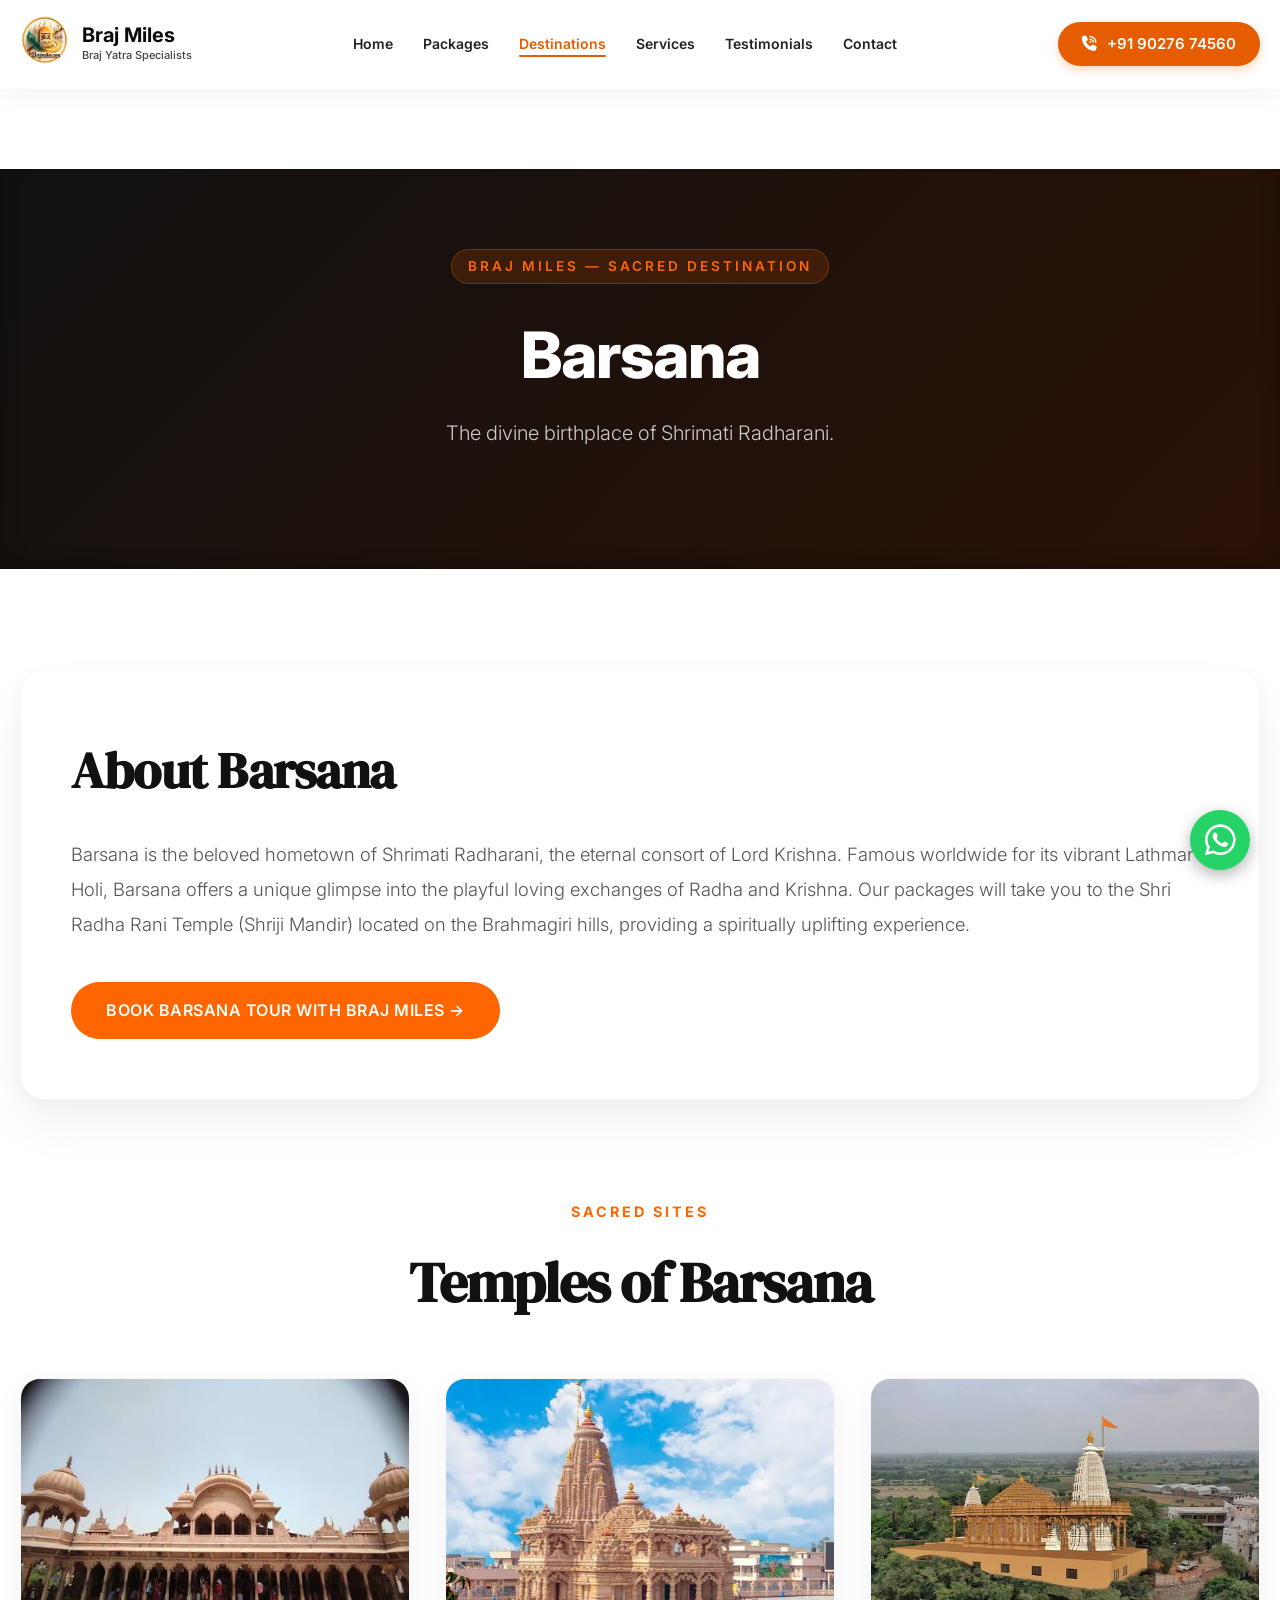
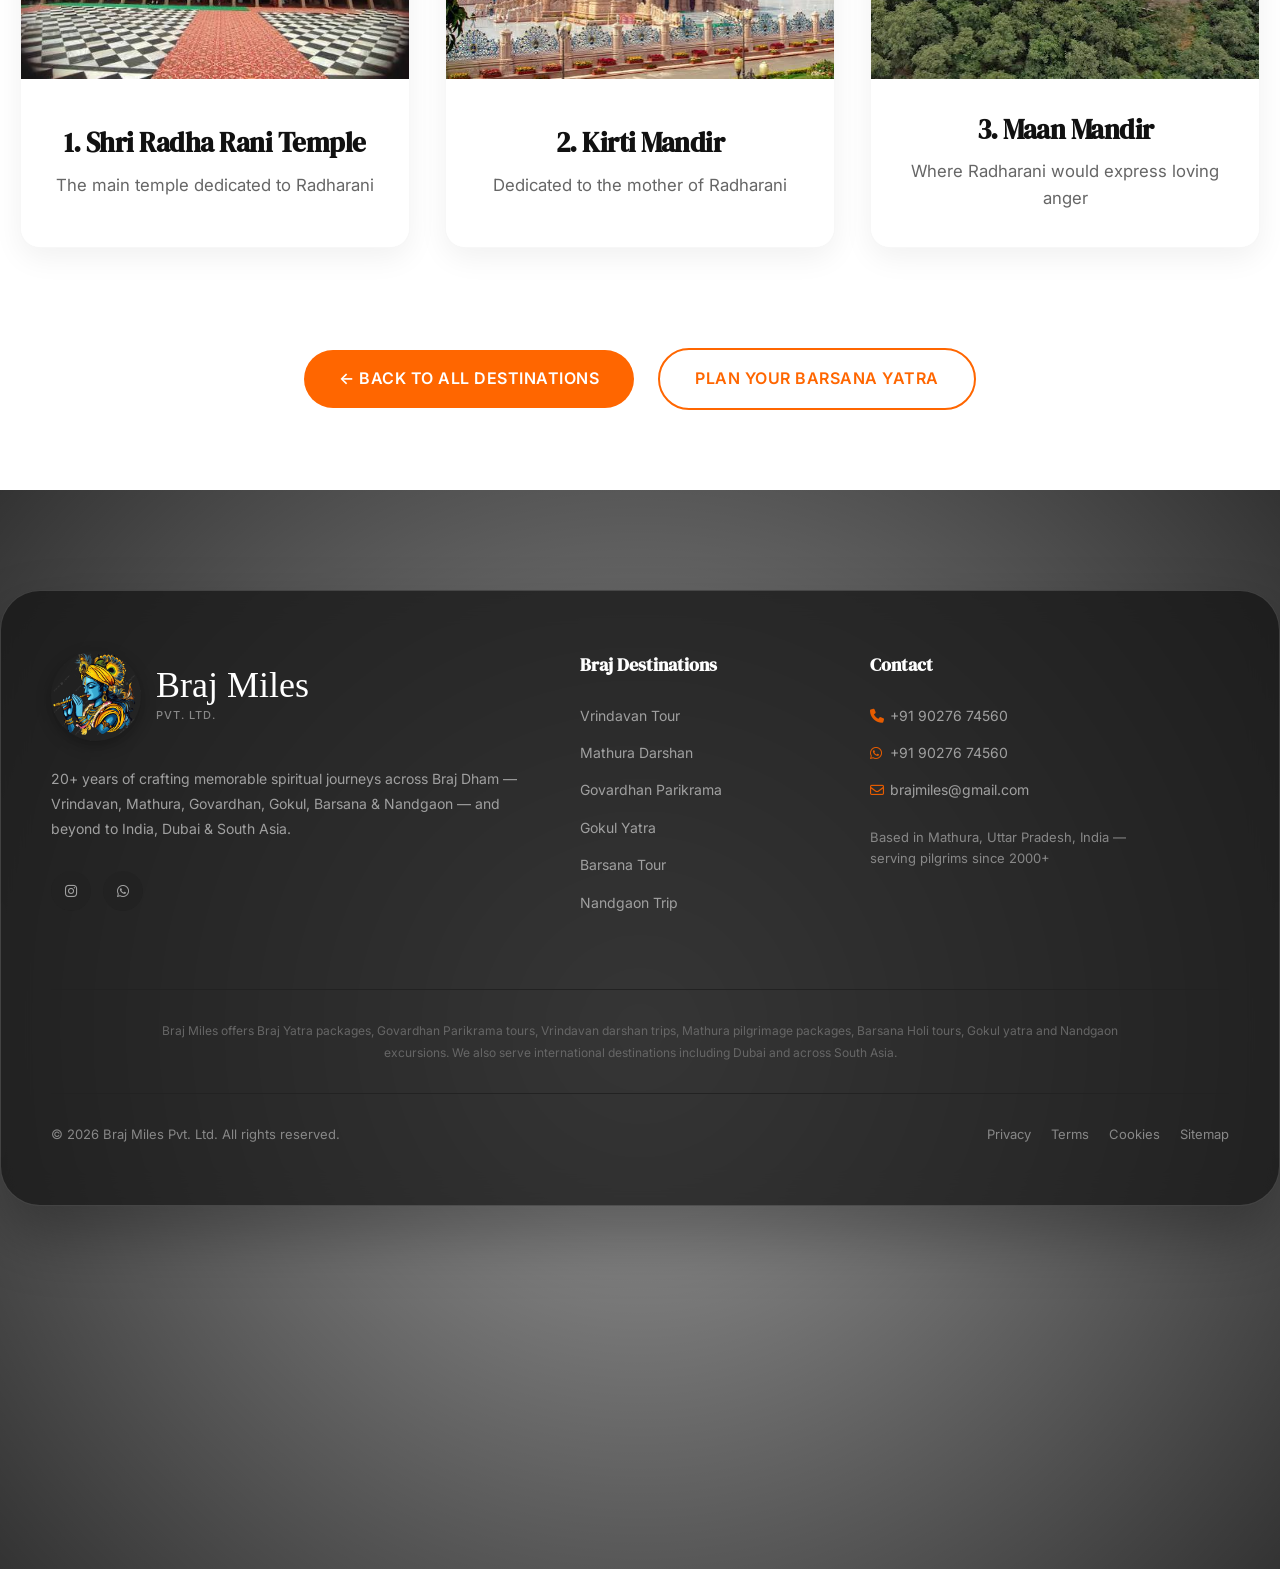
<file: barsana.html>
<!DOCTYPE html>
<html lang="en">
<head>
  <meta charset="UTF-8">
  <meta name="viewport" content="width=device-width, initial-scale=1.0">
  <title>Braj Miles | Barsana</title>
  <link rel="stylesheet" href="style.css">
  <link rel="preconnect" href="https://fonts.googleapis.com">
  <link rel="preconnect" href="https://fonts.gstatic.com" crossorigin>
  <link href="https://fonts.googleapis.com/css2?family=DM+Serif+Display:ital@0;1&family=Inter:wght@300;400;500;600;700;800&display=swap" rel="stylesheet">
  <link rel="stylesheet" href="https://cdnjs.cloudflare.com/ajax/libs/font-awesome/6.4.0/css/all.min.css">
</head>
<body>
  <header class="header">
    <div class="container header-container">
      <div class="logo">
        <div class="logo-icon"><img src="image_from_https_www.brajmiles.com_assets_brajmiles_logo_dpia7wfv.png" alt="Braj Miles Logo"></div>
        <div class="logo-text"><h1>Braj Miles</h1><p>Braj Yatra Specialists</p></div>
      </div>
      <nav class="nav">
        <ul>
          <li><a href="index.html">Home</a></li>
          <li><a href="packages.html">Packages</a></li>
          <li><a href="destinations.html" class="active">Destinations</a></li>
          <li><a href="services.html">Services</a></li>
          <li><a href="testimonials.html">Testimonials</a></li>
          <li><a href="contact.html">Contact</a></li>
        </ul>
      </nav>
      <div class="header-actions">
        <a href="tel:+919027674560" class="btn-cta"><i class="fa-solid fa-phone-volume"></i> <span class="hide-on-mobile">+91 90276 74560</span></a>
        <div class="hamburger" onclick="document.querySelector('.nav').classList.toggle('active')"><i class="fa-solid fa-bars"></i></div>
      </div>
    </div>
  </header>
  <main>
    <section class="dest-hero">
      <div class="dest-hero-overlay"></div>
      <div class="dest-hero-content text-center">
        <span class="subtitle" style="color: #ff914d; letter-spacing: 2px; font-weight: bold; display: block; margin-bottom: 15px;">BRAJ MILES &mdash; SACRED DESTINATION</span>
        <h1 style="font-size: 5rem; margin-bottom: 20px;">Barsana</h1>
        <p style="font-size: 1.5rem;">The divine birthplace of Shrimati Radharani.</p>
      </div>
    </section>
    <section class="dest-about bg-light" style="padding-top: 100px; padding-bottom: 100px;">
      <div class="container dest-about-container">
        <div class="about-card bg-white reveal">
          <h2 style="font-size: 2.5rem; color: #222;">About Barsana</h2>
          <p style="font-size: 1.15rem; color: #555; margin-bottom: 40px; line-height: 1.9;">Barsana is the beloved hometown of Shrimati Radharani, the eternal consort of Lord Krishna. Famous worldwide for its vibrant Lathmar Holi, Barsana offers a unique glimpse into the playful loving exchanges of Radha and Krishna. Our packages will take you to the Shri Radha Rani Temple (Shriji Mandir) located on the Brahmagiri hills, providing a spiritually uplifting experience.</p>
          <a href="https://wa.me/919027674560?text=Hari%20Bol!%20I%20would%20like%20to%20plan%20a%20Braj%20Yatra%20with%20Braj%20Miles." target="_blank" class="btn-primary" style="padding: 15px 35px; background: #FF6600; color: white; text-decoration: none; border-radius: 30px; font-weight: bold; display: inline-block;">Book Barsana Tour with Braj Miles &rarr;</a>
        </div>
      </div>
    </section>
    <section class="dest-sites" style="padding-bottom: 100px;">
      <div class="container dest-sites-container">
        <div class="section-header center-header reveal" style="text-align: center; margin-bottom: 50px;">
          <span class="subtitle" style="color: #FF6600; font-size: 0.9rem; letter-spacing: 2px; font-weight: bold; text-transform: uppercase;">SACRED SITES</span>
          <h2 style="font-family: 'DM Serif Display', serif; font-size: 3.5rem; margin-top: 15px; color: #111;">Temples of Barsana</h2>
        </div>
        <div class="sites-grid" style="display: grid; grid-template-columns: repeat(auto-fit, minmax(320px, 1fr)); gap: 40px;">
          <div class="site-card reveal" style="background: white; border-radius: 20px; overflow: hidden; box-shadow: 0 10px 30px rgba(0,0,0,0.08); text-align: center;">
            <img src="1. Shri Radha Rani Temple.jpg" alt="1. Shri Radha Rani Temple" style="width: 100%; height: 280px; object-fit: cover;">
            <div class="site-card-content" style="padding: 30px 20px;">
              <h4 style="font-family: 'DM Serif Display', serif; font-size: 1.4rem; color: #222; margin-bottom: 10px;">1. Shri Radha Rani Temple</h4>
              <p style="color: #666; font-size: 1rem;">The main temple dedicated to Radharani</p>
            </div>
          </div>
          <div class="site-card reveal" style="background: white; border-radius: 20px; overflow: hidden; box-shadow: 0 10px 30px rgba(0,0,0,0.08); text-align: center;">
            <img src="2. Kirti Mandir.jpg" alt="2. Kirti Mandir" style="width: 100%; height: 280px; object-fit: cover;">
            <div class="site-card-content" style="padding: 30px 20px;">
              <h4 style="font-family: 'DM Serif Display', serif; font-size: 1.4rem; color: #222; margin-bottom: 10px;">2. Kirti Mandir</h4>
              <p style="color: #666; font-size: 1rem;">Dedicated to the mother of Radharani</p>
            </div>
          </div>
          <div class="site-card reveal" style="background: white; border-radius: 20px; overflow: hidden; box-shadow: 0 10px 30px rgba(0,0,0,0.08); text-align: center;">
            <img src="3. Maan Mandir.jpg" alt="3. Maan Mandir" style="width: 100%; height: 280px; object-fit: cover;">
            <div class="site-card-content" style="padding: 30px 20px;">
              <h4 style="font-family: 'DM Serif Display', serif; font-size: 1.4rem; color: #222; margin-bottom: 10px;">3. Maan Mandir</h4>
              <p style="color: #666; font-size: 1rem;">Where Radharani would express loving anger</p>
            </div>
          </div>
        </div>
      </div>
    </section>
    <div class="bottom-action text-center mt-5 mb-5 reveal" style="padding-bottom: 80px; text-align: center;">
      <a href="destinations.html" class="btn-primary" style="padding: 15px 35px; background: #FF6600; color: white; text-decoration: none; border-radius: 30px; font-weight: bold; display: inline-block;">&larr; Back to all destinations</a>
      <a href="https://wa.me/919027674560?text=Hari%20Bol!%20I%20would%20like%20to%20plan%20a%20Braj%20Yatra%20with%20Braj%20Miles." target="_blank" class="btn-secondary-outline" style="padding: 15px 35px; border: 2px solid #FF6600; color: #FF6600; text-decoration: none; border-radius: 30px; font-weight: bold; display: inline-block; margin-left: 20px;">Plan your Barsana yatra</a>
    </div>
  </main>
  <!-- Footer Section -->
  <footer class="footer">
    <div class="container">
      <div class="footer-grid">
        <!-- Column 1 -->
        <div class="footer-col brand-col">
          <div class="footer-logo">
            <img src="pngtree-lord-krishna-colourul-vector-image-white-background-png-image_17072456.png"
              alt="Braj Miles Logo">
            <div class="logo-text">
              <h3>Braj Miles</h3>
              <p>PVT. LTD.</p>
            </div>
          </div>
          <p class="brand-desc">20+ years of crafting memorable spiritual journeys across Braj Dham &mdash; Vrindavan,
            Mathura, Govardhan, Gokul, Barsana &amp; Nandgaon &mdash; and beyond to India, Dubai &amp; South Asia.</p>
          <div class="social-links">
            <a href="https://www.instagram.com/brajmiles/" target="_blank"><i class="fa-brands fa-instagram"></i></a>
            <a href="https://wa.me/919027674560" target="_blank" rel="noopener noreferrer"><i class="fa-brands fa-whatsapp"></i></a>
          </div>
        </div>

        <!-- Column 2 -->
        <div class="footer-col">
          <h4>Braj Destinations</h4>
          <ul>
            <li><a href="vrindavan.html">Vrindavan Tour</a></li>
            <li><a href="mathura.html">Mathura Darshan</a></li>
            <li><a href="govardhan.html">Govardhan Parikrama</a></li>
            <li><a href="gokul.html">Gokul Yatra</a></li>
            <li><a href="barsana.html">Barsana Tour</a></li>
            <li><a href="nandgaon.html">Nandgaon Trip</a></li>
          </ul>
        </div>

        <!-- Column 4 -->
        <div class="footer-col contact-col">
          <h4>Contact</h4>
          <ul>
            <li><a href="tel:+919027674560"><i class="fa-solid fa-phone"></i> +91 90276 74560</a></li>
            <li><a href="https://wa.me/919027674560" target="_blank" rel="noopener noreferrer"><i class="fa-brands fa-whatsapp"></i> +91 90276 74560</a></li>
            <li><a href="mailto:brajmiles@gmail.com"><i class="fa-regular fa-envelope"></i> brajmiles@gmail.com</a></li>
          </ul>
          <p class="address-desc">Based in Mathura, Uttar Pradesh, India &mdash;<br>serving pilgrims since 2000+</p>
        </div>
      </div>

      <div class="footer-seo-text">
        <p>Braj Miles offers Braj Yatra packages, Govardhan Parikrama tours, Vrindavan darshan trips, Mathura pilgrimage
          packages, Barsana Holi tours, Gokul yatra and Nandgaon excursions. We also serve international destinations
          including Dubai and across South Asia.</p>
      </div>

      <div class="footer-bottom">
        <p>&copy; 2026 Braj Miles Pvt. Ltd. All rights reserved.</p>
        <div class="footer-legal">
          <a href="#">Privacy</a>
          <a href="#">Terms</a>
          <a href="#">Cookies</a>
          <a href="#">Sitemap</a>
        </div>
      </div>
    </div>

    <!-- Massive Color-Changing Brand Text -->
    <div class="massive-brand-text">
      <h2 class="write-reveal">Brajmiles</h2>
    </div>
  </footer>
  <script>
    document.addEventListener("DOMContentLoaded", function () {
      const observer = new IntersectionObserver((entries, obs) => {
        entries.forEach(entry => {
          if (entry.isIntersecting) { entry.target.classList.add('active'); obs.unobserve(entry.target); }
        });
      }, { threshold: 0.1, rootMargin: "0px 0px -30px 0px" });
      document.querySelectorAll('.reveal, .about-card, .site-card').forEach((el) => {
        el.classList.add('reveal'); observer.observe(el);
      });
    });
  </script>
    <!-- Floating WhatsApp CTA -->
    <a href="https://wa.me/919027674560?text=Hari%20Bol!%20I%20would%20like%20to%20plan%20a%20Braj%20Yatra%20with%20Braj%20Miles." target="_blank" style="position: fixed; bottom: 30px; right: 30px; background: #25D366; color: white; width: 60px; height: 60px; border-radius: 50%; display: flex; align-items: center; justify-content: center; font-size: 35px; box-shadow: 0 5px 15px rgba(0,0,0,0.3); z-index: 9999; transition: transform 0.3s ease; text-decoration: none;" onmouseover="this.style.transform='scale(1.1)'" onmouseout="this.style.transform='scale(1)'">
      <i class="fa-brands fa-whatsapp"></i>
    </a>
    </body>
</html>
</file>
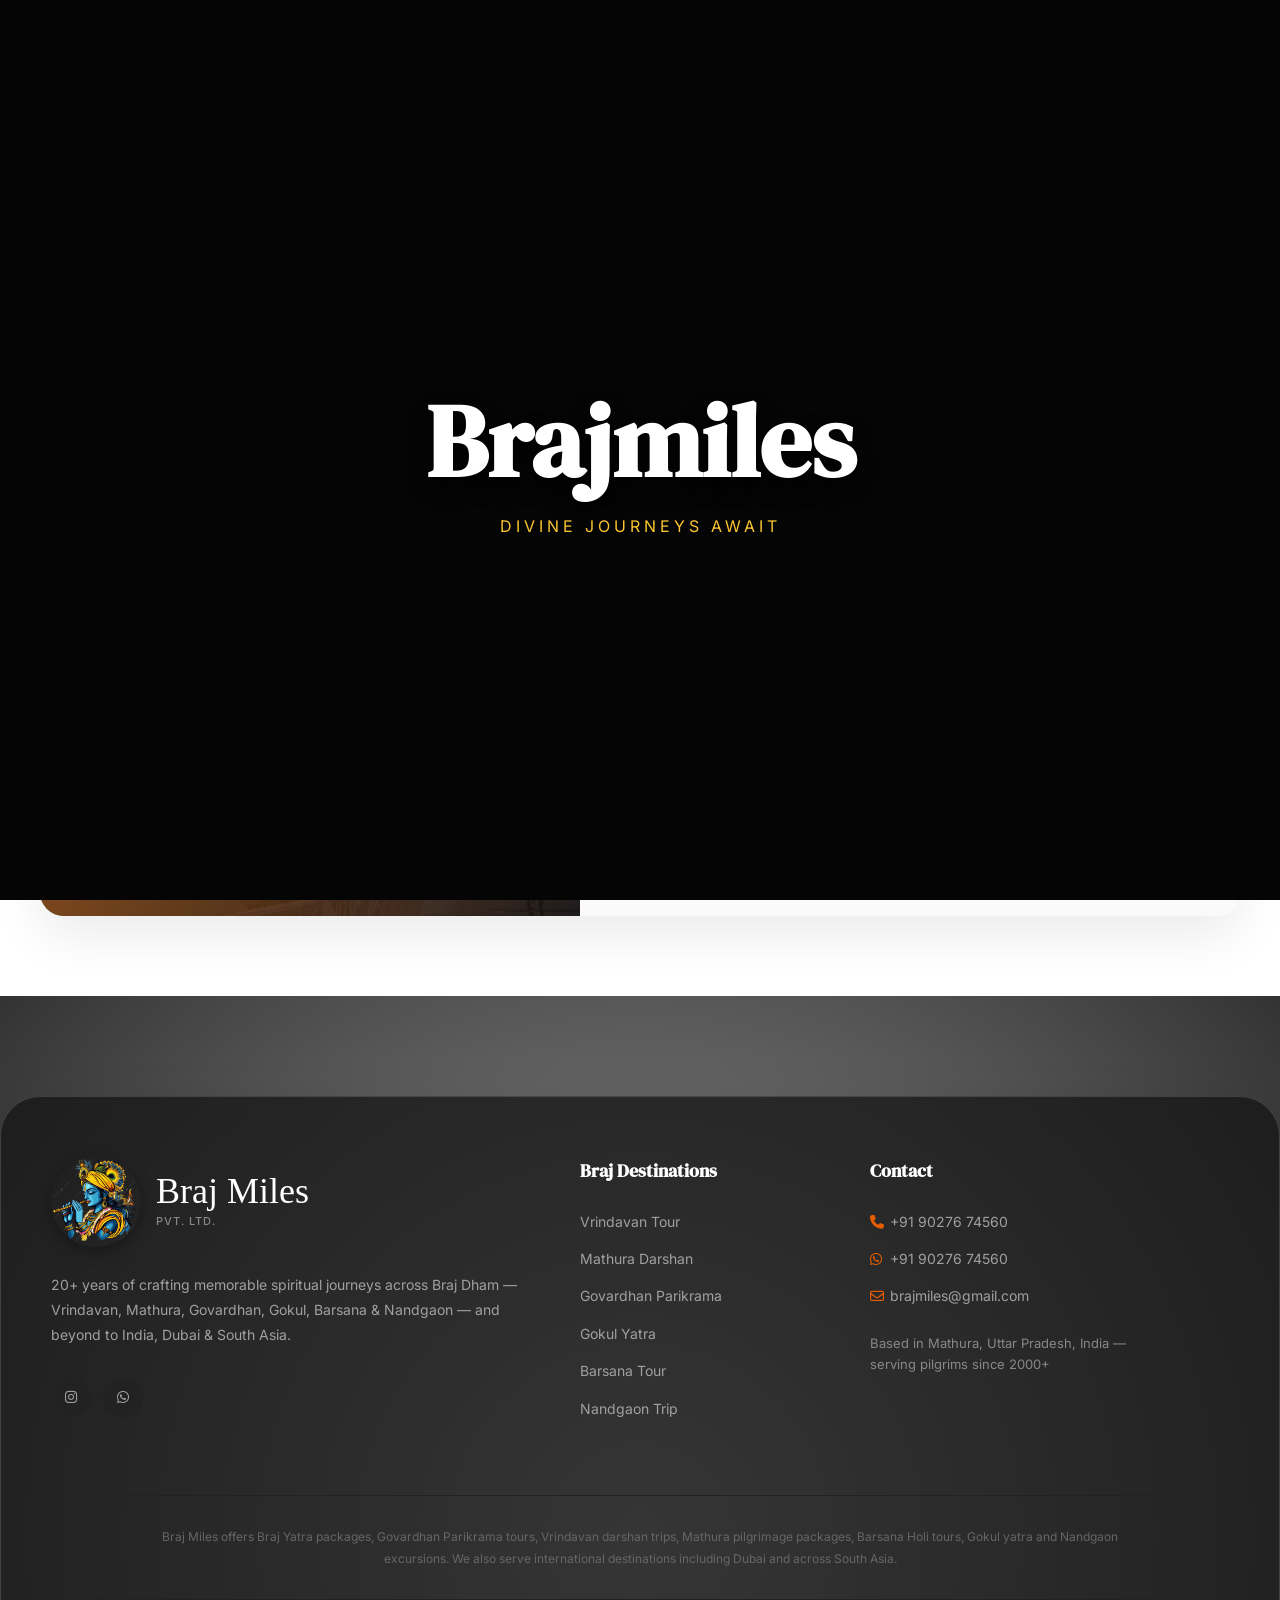
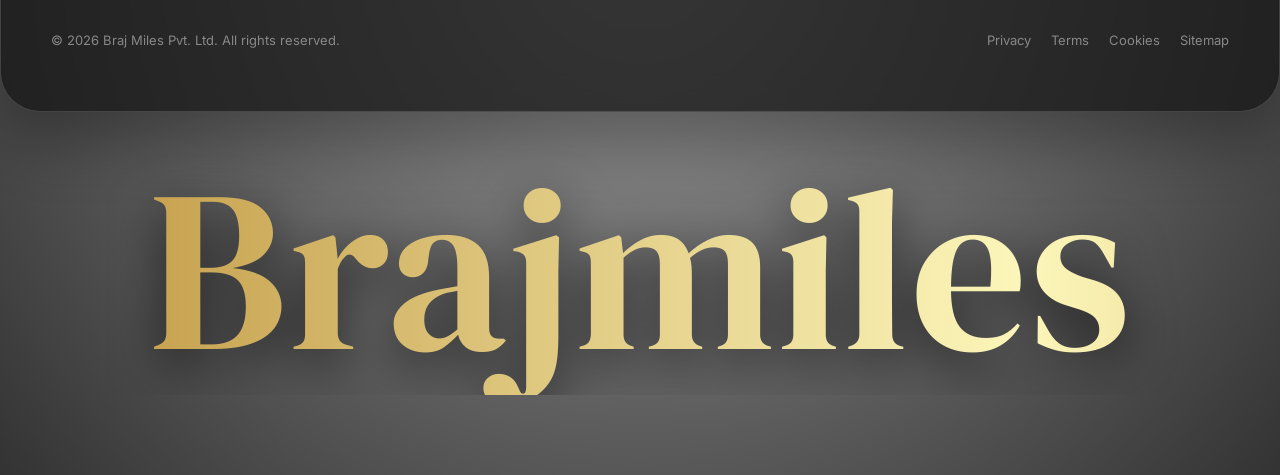
<file: contact.html>
<!DOCTYPE html>
<html lang="en">

<head>
  <meta charset="UTF-8">
  <meta name="viewport" content="width=device-width, initial-scale=1.0">
  <title>Braj Miles | Tour Packages to Vrindavan</title>
  <link rel="stylesheet" href="style.css">
  <link rel="preconnect" href="https://fonts.googleapis.com">
  <link rel="preconnect" href="https://fonts.gstatic.com" crossorigin>
  <link href="https://fonts.googleapis.com/css2?family=DM+Serif+Display:ital@0;1&family=Inter:wght@300;400;500;600;700;800&display=swap" rel="stylesheet">
  <!-- Font Awesome for Icons -->
  <link rel="stylesheet" href="https://cdnjs.cloudflare.com/ajax/libs/font-awesome/6.4.0/css/all.min.css">
</head>

<body>
  <!-- Preloader Screen -->
  <div id="preloader">
    <video autoplay muted loop playsinline class="preloader-video">
      <source src="InShot_20260904_194010631.mp4" type="video/mp4">
    </video>
    <div class="preloader-overlay">
      <h1 class="preloader-text">Brajmiles</h1>
      <p class="preloader-subtext">Divine Journeys Await</p>
    </div>
  </div>

  <!-- Top Announcement Bar -->
  <div class="top-bar">
    <div class="marquee-container">
      <div class="marquee-content">
        <span><i class="fa-solid fa-diamond"></i> Vrindavan Yatra</span>
        <span><i class="fa-solid fa-diamond"></i> Govardhan Parikrama</span>
        <span><i class="fa-solid fa-diamond"></i> Mathura Darshan</span>
        <span><i class="fa-solid fa-diamond"></i> Barsana Holi</span>
        <span><i class="fa-solid fa-diamond"></i> Gokul Tour</span>
        <span><i class="fa-solid fa-diamond"></i> Nandgaon Trip</span>
        <span><i class="fa-solid fa-diamond"></i> Braj Miles</span>
        <span><i class="fa-solid fa-diamond"></i> Welcome to Braj Bhoomi</span>
      </div>
    </div>
  </div>

  <!-- Header / Navbar -->
  <header class="header">
    <div class="container header-container">
      <!-- Logo -->
      <div class="logo">
        <div class="logo-icon">
          <img src="image_from_https_www.brajmiles.com_assets_brajmiles_logo_dpia7wfv.png"
            alt="Braj Miles Logo">
        </div>
        <div class="logo-text">
          <h1>Braj Miles</h1>
          <p>Braj Yatra Specialists</p>
        </div>
      </div>

      <!-- Navigation -->
      <nav class="nav">
        <ul>
          <li><a href="index.html" >Home</a></li>
          <li><a href="packages.html">Packages</a></li>
          <li><a href="destinations.html">Destinations</a></li>
          <li><a href="services.html">Services</a></li>
          <li><a href="testimonials.html">Testimonials</a></li>
          <li><a href="contact.html" class="active">Contact</a></li>
        </ul>
      </nav>

      <div class="header-actions">
        <!-- CTA Button -->
        <a href="tel:+919027674560" class="btn-cta">
          <i class="fa-solid fa-phone-volume"></i> <span class="hide-on-mobile">+91 90276 74560</span>
        </a>
        <!-- Hamburger Icon -->
        <div class="hamburger" onclick="document.querySelector('.nav').classList.toggle('active')">
          <i class="fa-solid fa-bars"></i>
        </div>
      </div>
    </div>
  </header>
    <style>
      .contact-wrap { display: flex; max-width: 1200px; margin: 80px auto; background: #fff; border-radius: 24px; box-shadow: 0 20px 50px rgba(0,0,0,0.08); overflow: hidden; }
      .contact-info-panel { flex: 0 0 45%; position: relative; color: #fff; padding: 60px 40px; background: url('Mathura-Vrindavan-Spiritual-haven-for-devotees-Prem-Mandir-Image-3.webp') center/cover; }
      .contact-info-panel::before { content: ''; position: absolute; inset: 0; background: linear-gradient(135deg, rgba(255,123,37,0.95), rgba(17,17,17,0.9)); z-index: 1; }
      .contact-info-content { position: relative; z-index: 2; }
      .contact-info-content h2 { font-family: Georgia, serif; font-size: 2.5rem; margin-bottom: 20px; }
      .contact-info-content p.desc { color: #eee; margin-bottom: 50px; line-height: 1.6; }
      
      .info-list { display: flex; flex-direction: column; gap: 30px; }
      .info-item { display: flex; align-items: flex-start; gap: 15px; }
      .info-item i { font-size: 20px; margin-top: 4px; }
      .info-item h4 { font-size: 1.1rem; margin-bottom: 5px; }
      .info-item p { color: #ddd; font-size: 0.95rem; }
      
      .contact-form-panel { flex: 1; padding: 60px 50px; background: #fafafa; }
      .contact-form-panel h2 { font-family: Georgia, serif; font-size: 2.5rem; color: #111; margin-bottom: 10px; }
      .contact-form-panel > p { color: #666; margin-bottom: 40px; }
      
      .c-form .form-row { display: flex; gap: 20px; margin-bottom: 25px; }
      .c-form .form-group { flex: 1; display: flex; flex-direction: column; }
      .c-form label { font-size: 0.85rem; font-weight: bold; text-transform: uppercase; letter-spacing: 1px; color: #555; margin-bottom: 8px; }
      .c-form input, .c-form textarea { padding: 15px; border: 1px solid #ddd; border-radius: 8px; font-family: inherit; font-size: 1rem; transition: border-color 0.3s; width: 100%; box-sizing: border-box; }
      .c-form input:focus, .c-form textarea:focus { border-color: #ff7b25; outline: none; }
      .c-form button { background: #ff7b25; color: #fff; border: none; padding: 16px 30px; border-radius: 8px; font-size: 1rem; font-weight: bold; cursor: pointer; transition: background 0.3s; width: 100%; }
      .c-form button:hover { background: #e0681b; }
      
      @media (max-width: 850px) { 
        .contact-wrap { flex-direction: column; margin: 40px 20px; } 
        .contact-info-panel { padding: 40px 20px; }
        .contact-form-panel { padding: 40px 20px; }
        .c-form .form-row { flex-direction: column; gap: 25px; } 
      }
    </style>
    
    <main>
      <div class="contact-wrap">
        <div class="contact-info-panel reveal-left">
          <div class="contact-info-content">
            <h2>Get in Touch</h2>
            <p class="desc">Our Braj travel experts are ready to help you plan the perfect spiritual journey.</p>
            
            <div class="info-list">
              <div class="info-item">
                <i class="fa-solid fa-location-dot"></i>
                <div>
                  <h4>Office Address</h4>
                  <p>Mathura, Uttar Pradesh, India</p>
                </div>
              </div>
              <div class="info-item">
                <i class="fa-solid fa-phone"></i>
                <div>
                  <h4>Phone Number</h4>
                  <p>+91 90276 74560</p>
                </div>
              </div>
              <div class="info-item">
                <i class="fa-solid fa-envelope"></i>
                <div>
                  <h4>Email Address</h4>
                  <p>brajmiles@gmail.com</p>
                </div>
              </div>
            </div>
          </div>
        </div>
        
        <div class="contact-form-panel reveal-right">
          <h2>Send a Message</h2>
          <p>Fill out the form below and we will get back to you shortly.</p>
          
          <form class="c-form" id="contactForm">
            <input type="hidden" name="form_type" value="contact">
            <div class="form-row">
              <div class="form-group">
                <label>First Name</label>
                <input type="text" name="first_name" placeholder="John" required>
              </div>
              <div class="form-group">
                <label>Last Name</label>
                <input type="text" name="last_name" placeholder="Doe" required>
              </div>
            </div>
            <div class="form-row">
              <div class="form-group">
                <label>Email Address</label>
                <input type="email" name="email" placeholder="john@example.com" required>
              </div>
              <div class="form-group">
                <label>Phone Number</label>
                <input type="tel" name="phone" placeholder="+91..." required>
              </div>
            </div>
            <div class="form-group" style="margin-bottom: 25px;">
              <label>Message</label>
              <textarea name="message" rows="5" placeholder="Tell us about your requirements..." required></textarea>
            </div>
            <button type="submit">Submit Request</button>
          </form>
        </div>
      </div>
    </main>
<footer class="footer">
    <div class="container">
      <div class="footer-grid">
        <!-- Column 1 -->
        <div class="footer-col brand-col">
          <div class="footer-logo">
            <img src="pngtree-lord-krishna-colourul-vector-image-white-background-png-image_17072456.png" alt="Braj Miles Logo">
            <div class="logo-text">
              <h3>Braj Miles</h3>
              <p>PVT. LTD.</p>
            </div>
          </div>
          <p class="brand-desc">20+ years of crafting memorable spiritual journeys across Braj Dham &mdash; Vrindavan, Mathura, Govardhan, Gokul, Barsana &amp; Nandgaon &mdash; and beyond to India, Dubai &amp; South Asia.</p>
          <div class="social-links">
            <a href="https://www.instagram.com/brajmiles/" target="_blank"><i class="fa-brands fa-instagram"></i></a>
            <a href="https://wa.me/919027674560" target="_blank" rel="noopener noreferrer"><i class="fa-brands fa-whatsapp"></i></a>
          </div>
        </div>

        <!-- Column 2 -->
        <div class="footer-col">
          <h4>Braj Destinations</h4>
          <ul>
            <li><a href="vrindavan.html">Vrindavan Tour</a></li>
            <li><a href="mathura.html">Mathura Darshan</a></li>
            <li><a href="govardhan.html">Govardhan Parikrama</a></li>
            <li><a href="gokul.html">Gokul Yatra</a></li>
            <li><a href="barsana.html">Barsana Tour</a></li>
            <li><a href="nandgaon.html">Nandgaon Trip</a></li>
          </ul>
        </div>



        <!-- Column 4 -->
        <div class="footer-col contact-col">
          <h4>Contact</h4>
          <ul>
            <li><a href="tel:+919027674560"><i class="fa-solid fa-phone"></i> +91 90276 74560</a></li>
            <li><a href="https://wa.me/919027674560" target="_blank" rel="noopener noreferrer"><i class="fa-brands fa-whatsapp"></i> +91 90276 74560</a></li>
            <li><a href="mailto:brajmiles@gmail.com"><i class="fa-regular fa-envelope"></i> brajmiles@gmail.com</a></li>
          </ul>
          <p class="address-desc">Based in Mathura, Uttar Pradesh, India &mdash;<br>serving pilgrims since 2000+</p>
        </div>
      </div>

      <div class="footer-seo-text">
        <p>Braj Miles offers Braj Yatra packages, Govardhan Parikrama tours, Vrindavan darshan trips, Mathura pilgrimage packages, Barsana Holi tours, Gokul yatra and Nandgaon excursions. We also serve international destinations including Dubai and across South Asia.</p>
      </div>

      <div class="footer-bottom">
        <p>&copy; 2026 Braj Miles Pvt. Ltd. All rights reserved.</p>
        <div class="footer-legal">
          <a href="#">Privacy</a>
          <a href="#">Terms</a>
          <a href="#">Cookies</a>
          <a href="#">Sitemap</a>
        </div>
      </div>
    </div>

    <!-- Massive Color-Changing Brand Text -->
    <div class="massive-brand-text">
      <h2 class="write-reveal">Brajmiles</h2>
    </div>
  </footer>

  <script>
    // Preloader Logic
    window.addEventListener('load', function() {
      const preloader = document.getElementById('preloader');
      // Keep it up for 3.5 seconds to show the video, then fade out
      setTimeout(() => {
        preloader.classList.add('fade-out');
        // Remove from DOM after fade animation completes
        setTimeout(() => {
          preloader.style.display = 'none';
        }, 1000);
      }, 3500);
    });
  </script>
  <script>
    // Universal Scroll Reveal Animations
    document.addEventListener("DOMContentLoaded", function() {
      const observer = new IntersectionObserver((entries, obs) => {
        entries.forEach(entry => {
          if (entry.isIntersecting) {
            entry.target.classList.add('active');
            obs.unobserve(entry.target);
          }
        });
      }, { threshold: 0.1, rootMargin: "0px 0px -30px 0px" });

      // Auto-target elements for animation across ALL pages
      const elementsToAnimate = document.querySelectorAll(
        'section h2, section h3, section p, .btn-cta, .btn-white, .btn-minimal-subscribe, ' +
        '.service-card, .bento-card, .destination-item, .feature-card, .testimonial-card, ' +
        '.premium-testimonial-card, .footer-col, .contact-info-panel, .contact-form-panel, .package-row, .dest-item, .review-card'
      );
      
      elementsToAnimate.forEach((el, index) => {
        if (!el.className.match(/reveal/)) {
            // Stagger siblings based on their position in the DOM
            const siblingIndex = Array.from(el.parentNode.children).indexOf(el);
            if (siblingIndex > 0 && siblingIndex < 10) {
               el.style.transitionDelay = (siblingIndex * 0.1) + 's';
            }
            
            // Assign animation type
            if (el.classList.contains('bento-wide-card')) el.classList.add('reveal-left');
            else if (el.classList.contains('bento-span-2')) el.classList.add('reveal-right');
            else if (el.classList.contains('destination-item') || el.classList.contains('footer-col')) el.classList.add('reveal-zoom');
            else el.classList.add('reveal');
        }
        observer.observe(el);
      });
      
      // Observe any manually added reveal classes
      document.querySelectorAll('.reveal, .reveal-left, .reveal-right, .reveal-zoom, .write-reveal').forEach(el => {
        observer.observe(el);
      });
    });
  </script>
    <!-- Floating WhatsApp CTA -->
    <a href="https://wa.me/919027674560?text=Hari%20Bol!%20I%20would%20like%20to%20plan%20a%20Braj%20Yatra%20with%20Braj%20Miles." target="_blank" style="position: fixed; bottom: 30px; right: 30px; background: #25D366; color: white; width: 60px; height: 60px; border-radius: 50%; display: flex; align-items: center; justify-content: center; font-size: 35px; box-shadow: 0 5px 15px rgba(0,0,0,0.3); z-index: 9999; transition: transform 0.3s ease; text-decoration: none;" onmouseover="this.style.transform='scale(1.1)'" onmouseout="this.style.transform='scale(1)'">
      <i class="fa-brands fa-whatsapp"></i>
    </a>
  <!-- Google Sheets Form Submission Script -->
  <script>
    const GOOGLE_SCRIPT_URL = 'https://script.google.com/macros/s/AKfycbxnTRKs9rNGw3SyC6mozIxRe_vrQd9wmjqJskWgJGlSZoYNUEKIGn-zYswR-f6LOwc3Sg/exec'; // Replace this with the actual URL later

    function setupFormSubmission(formId) {
      const form = document.getElementById(formId);
      if (!form) return;

      form.addEventListener('submit', function (e) {
        e.preventDefault();
        
        // Disable submit button and show loading state if you want
        const submitBtn = form.querySelector('button[type="submit"]');
        const originalText = submitBtn.innerHTML;
        submitBtn.innerHTML = 'Sending...';
        submitBtn.disabled = true;

        const formData = new FormData(form);

        fetch(GOOGLE_SCRIPT_URL, {
          method: 'POST',
          body: formData,
        })
          .then(response => {
            if (response.ok) {
              alert('Form submitted successfully!');
              form.reset();
            } else {
              alert('Error submitting form. Please try again.');
            }
          })
          .catch(error => {
            console.error('Error!', error.message);
            alert('There was a problem submitting your form.');
          })
          .finally(() => {
            submitBtn.innerHTML = originalText;
            submitBtn.disabled = false;
          });
      });
    }

    document.addEventListener('DOMContentLoaded', function() {
      setupFormSubmission('contactForm');
    });
  </script>
</body>
</html>
</file>
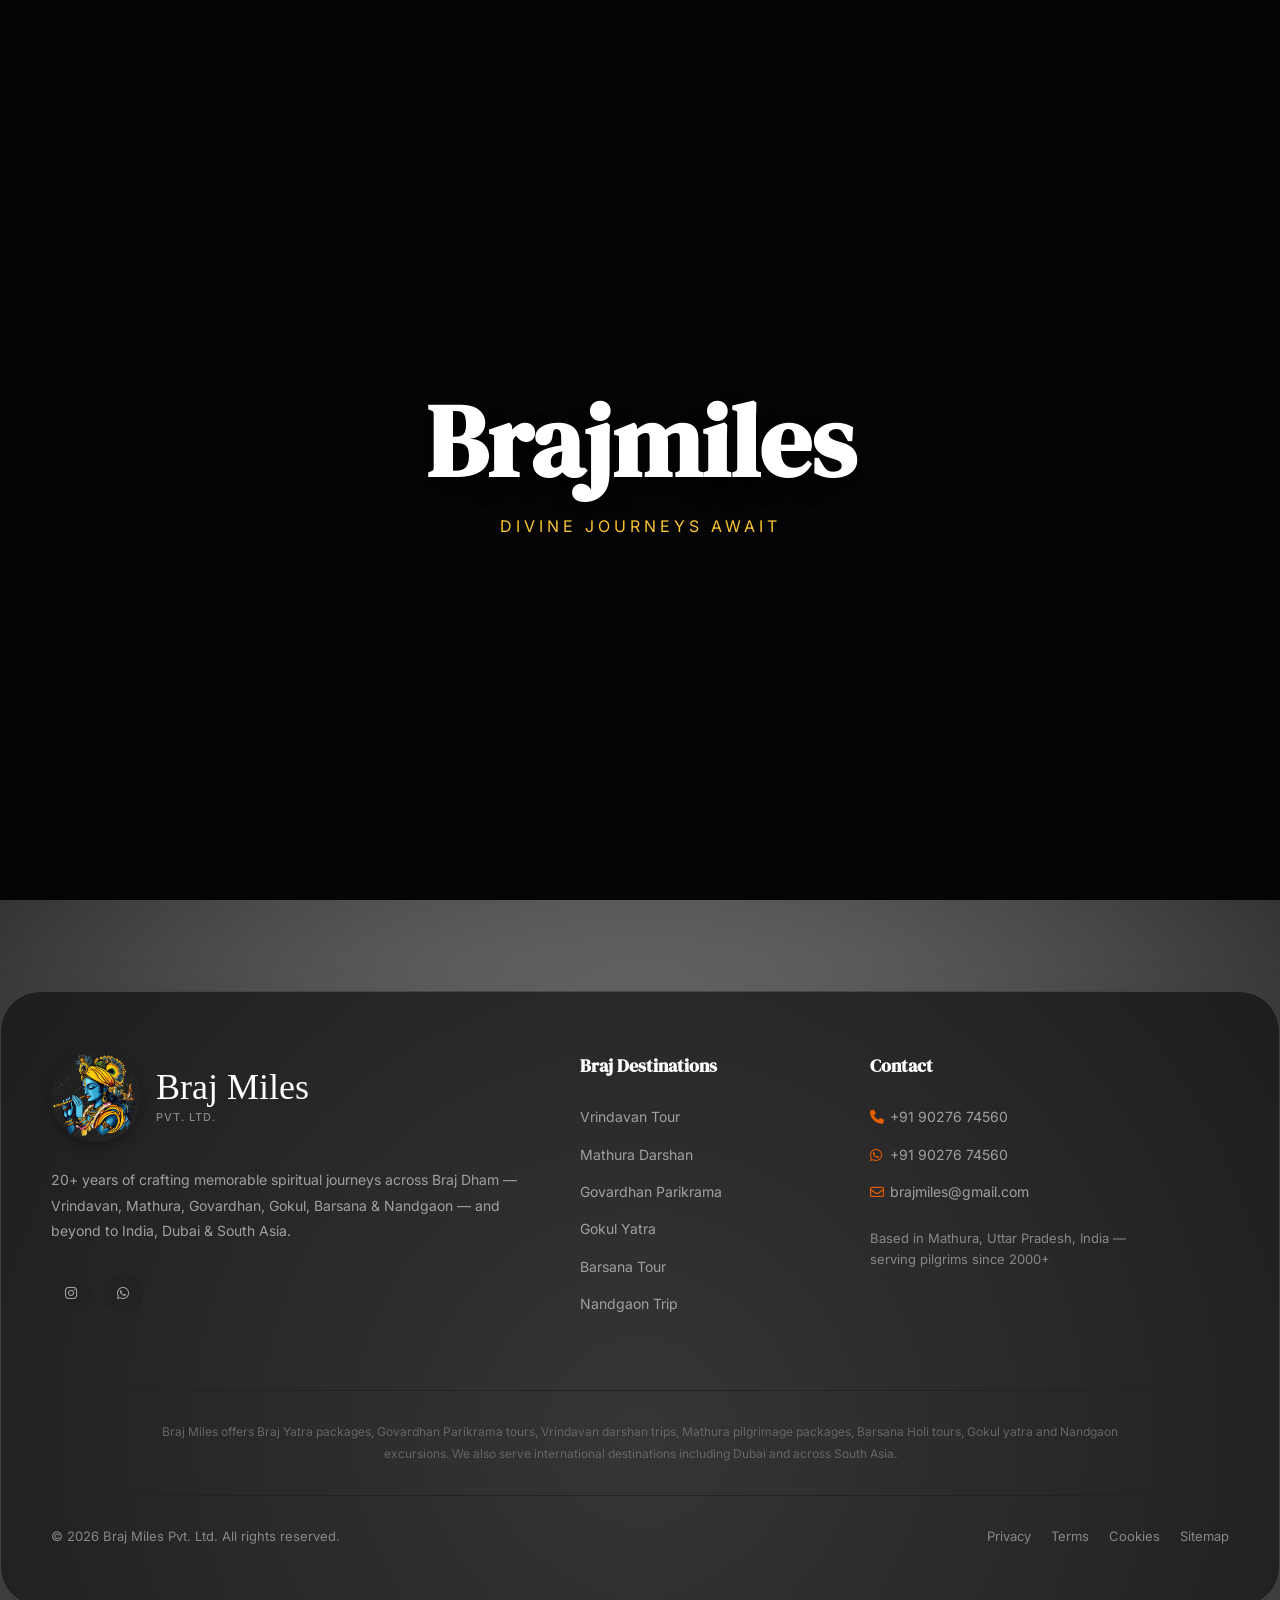
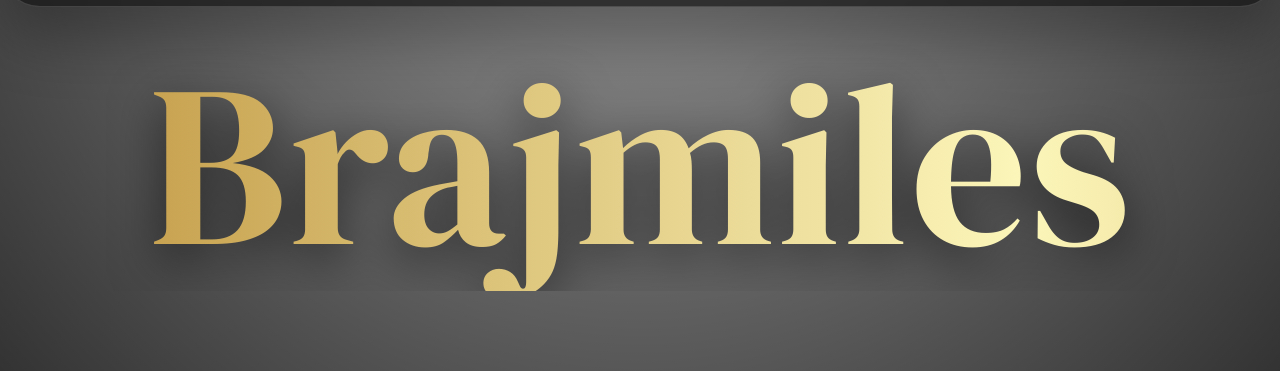
<file: destinations.html>
<!DOCTYPE html>
<html lang="en">

<head>
  <meta charset="UTF-8">
  <meta name="viewport" content="width=device-width, initial-scale=1.0">
  <title>Braj Miles | Tour Packages to Vrindavan</title>
  <link rel="stylesheet" href="style.css">
  <link rel="preconnect" href="https://fonts.googleapis.com">
  <link rel="preconnect" href="https://fonts.gstatic.com" crossorigin>
  <link href="https://fonts.googleapis.com/css2?family=DM+Serif+Display:ital@0;1&family=Inter:wght@300;400;500;600;700;800&display=swap" rel="stylesheet">
  <!-- Font Awesome for Icons -->
  <link rel="stylesheet" href="https://cdnjs.cloudflare.com/ajax/libs/font-awesome/6.4.0/css/all.min.css">
</head>

<body>
  <!-- Preloader Screen -->
  <div id="preloader">
    <video autoplay muted loop playsinline class="preloader-video">
      <source src="InShot_20260904_194010631.mp4" type="video/mp4">
    </video>
    <div class="preloader-overlay">
      <h1 class="preloader-text">Brajmiles</h1>
      <p class="preloader-subtext">Divine Journeys Await</p>
    </div>
  </div>

  <!-- Top Announcement Bar -->
  <div class="top-bar">
    <div class="marquee-container">
      <div class="marquee-content">
        <span><i class="fa-solid fa-diamond"></i> Vrindavan Yatra</span>
        <span><i class="fa-solid fa-diamond"></i> Govardhan Parikrama</span>
        <span><i class="fa-solid fa-diamond"></i> Mathura Darshan</span>
        <span><i class="fa-solid fa-diamond"></i> Barsana Holi</span>
        <span><i class="fa-solid fa-diamond"></i> Gokul Tour</span>
        <span><i class="fa-solid fa-diamond"></i> Nandgaon Trip</span>
        <span><i class="fa-solid fa-diamond"></i> Braj Miles</span>
        <span><i class="fa-solid fa-diamond"></i> Welcome to Braj Bhoomi</span>
      </div>
    </div>
  </div>

  <!-- Header / Navbar -->
  <header class="header">
    <div class="container header-container">
      <!-- Logo -->
      <div class="logo">
        <div class="logo-icon">
          <img src="image_from_https_www.brajmiles.com_assets_brajmiles_logo_dpia7wfv.png"
            alt="Braj Miles Logo">
        </div>
        <div class="logo-text">
          <h1>Braj Miles</h1>
          <p>Braj Yatra Specialists</p>
        </div>
      </div>

      <!-- Navigation -->
      <nav class="nav">
        <ul>
          <li><a href="index.html" >Home</a></li>
          <li><a href="packages.html">Packages</a></li>
          <li><a href="destinations.html" class="active">Destinations</a></li>
          <li><a href="services.html">Services</a></li>
          <li><a href="testimonials.html">Testimonials</a></li>
          <li><a href="contact.html">Contact</a></li>
        </ul>
      </nav>

      <div class="header-actions">
        <!-- CTA Button -->
        <a href="tel:+919027674560" class="btn-cta">
          <i class="fa-solid fa-phone-volume"></i> <span class="hide-on-mobile">+91 90276 74560</span>
        </a>
        <!-- Hamburger Icon -->
        <div class="hamburger" onclick="document.querySelector('.nav').classList.toggle('active')">
          <i class="fa-solid fa-bars"></i>
        </div>
      </div>
    </div>
  </header>
    <style>
      .page-hero { padding: 80px 20px; text-align: center; }
      .page-hero h1 { font-family: Georgia, serif; font-size: 3.5rem; color: #111; margin-bottom: 15px; }
      .page-hero p { font-size: 1.2rem; color: #666; max-width: 700px; margin: 0 auto; }
      
      .dest-masonry { max-width: 1300px; margin: 40px auto 80px; padding: 0 20px; display: grid; grid-template-columns: repeat(auto-fit, minmax(280px, 1fr)); gap: 20px; }
      .dest-item { position: relative; border-radius: 24px; overflow: hidden; min-height: 350px; display: flex; align-items: flex-end; padding: 30px; box-shadow: 0 10px 20px rgba(0,0,0,0.1); }
      .dest-item::before { content: ''; position: absolute; inset: 0; background: linear-gradient(to top, rgba(0,0,0,0.8), rgba(0,0,0,0)); z-index: 1; }
      .dest-item img { position: absolute; inset: 0; width: 100%; height: 100%; object-fit: cover; z-index: 0; transition: transform 0.6s; }
      .dest-item:hover img { transform: scale(1.05); }
      .dest-content { position: relative; z-index: 2; color: #fff; }
      .dest-content h3 { font-family: Georgia, serif; font-size: 2.2rem; margin-bottom: 10px; }
      .dest-content p { font-size: 1rem; opacity: 0.9; line-height: 1.5; margin-bottom: 15px; }
      .dest-tag { display: inline-block; background: #ff7b25; font-size: 0.8rem; font-weight: bold; padding: 4px 12px; border-radius: 12px; text-transform: uppercase; margin-bottom: 10px; }
      
      @media (max-width: 768px) {
        .page-hero { padding: 40px 20px; }
        .page-hero h1 { font-size: 2.5rem; }
        .dest-masonry { grid-template-columns: 1fr; gap: 30px; }
        .dest-item { min-height: 300px; padding: 20px; }
        .dest-content h3 { font-size: 1.8rem; }
      }
    </style>
    
    <main>
      <div class="page-hero reveal">
        <h1>Sacred Destinations</h1>
        <p>Explore the six divine towns that form the heart of Lord Krishna's eternal leela.</p>
      </div>
      
      <div class="dest-masonry">
        <div class="dest-item reveal-zoom">
          <img src="Vrindavan Tour.jfif" alt="Vrindavan">
          <div class="dest-content">
            <span class="dest-tag">The Forest of Tulsi</span>
            <a href="vrindavan.html" style="text-decoration:none; color:inherit;"><h3>Vrindavan</h3></a>
            <p>The eternal playground where Krishna performed his divine pastimes and Raas Leela.</p>
          </div>
        </div>
        
        <div class="dest-item reveal-zoom">
          <img src="Mathura tour.jfif" alt="Mathura">
          <div class="dest-content">
            <span class="dest-tag">The Birthplace</span>
            <a href="mathura.html" style="text-decoration:none; color:inherit;"><h3>Mathura</h3></a>
            <p>An ancient city steeped in history, home to the sacred Shri Krishna Janmbhoomi.</p>
          </div>
        </div>
        
        <div class="dest-item reveal-zoom">
          <img src="govardhan-hill-mathura-1.webp" alt="Govardhan">
          <div class="dest-content">
            <span class="dest-tag">The Sacred Hill</span>
            <a href="govardhan.html" style="text-decoration:none; color:inherit;"><h3>Govardhan</h3></a>
            <p>The divine mountain lifted by young Krishna to protect the villagers from Indra's wrath.</p>
          </div>
        </div>
        
        <div class="dest-item reveal-zoom">
          <img src="barsana.webp" alt="Barsana">
          <div class="dest-content">
            <span class="dest-tag">Radha's Abode</span>
            <a href="barsana.html" style="text-decoration:none; color:inherit;"><h3>Barsana</h3></a>
            <p>The beautiful birthplace of Shrimati Radharani, famous worldwide for its Lathmar Holi.</p>
          </div>
        </div>
      </div>
    </main>
<footer class="footer">
    <div class="container">
      <div class="footer-grid">
        <!-- Column 1 -->
        <div class="footer-col brand-col">
          <div class="footer-logo">
            <img src="pngtree-lord-krishna-colourul-vector-image-white-background-png-image_17072456.png" alt="Braj Miles Logo">
            <div class="logo-text">
              <h3>Braj Miles</h3>
              <p>PVT. LTD.</p>
            </div>
          </div>
          <p class="brand-desc">20+ years of crafting memorable spiritual journeys across Braj Dham &mdash; Vrindavan, Mathura, Govardhan, Gokul, Barsana &amp; Nandgaon &mdash; and beyond to India, Dubai &amp; South Asia.</p>
          <div class="social-links">
            <a href="https://www.instagram.com/brajmiles/" target="_blank"><i class="fa-brands fa-instagram"></i></a>
            <a href="https://wa.me/919027674560" target="_blank" rel="noopener noreferrer"><i class="fa-brands fa-whatsapp"></i></a>
          </div>
        </div>

        <!-- Column 2 -->
        <div class="footer-col">
          <h4>Braj Destinations</h4>
          <ul>
            <li><a href="vrindavan.html">Vrindavan Tour</a></li>
            <li><a href="mathura.html">Mathura Darshan</a></li>
            <li><a href="govardhan.html">Govardhan Parikrama</a></li>
            <li><a href="gokul.html">Gokul Yatra</a></li>
            <li><a href="barsana.html">Barsana Tour</a></li>
            <li><a href="nandgaon.html">Nandgaon Trip</a></li>
          </ul>
        </div>



        <!-- Column 4 -->
        <div class="footer-col contact-col">
          <h4>Contact</h4>
          <ul>
            <li><a href="tel:+919027674560"><i class="fa-solid fa-phone"></i> +91 90276 74560</a></li>
            <li><a href="https://wa.me/919027674560" target="_blank" rel="noopener noreferrer"><i class="fa-brands fa-whatsapp"></i> +91 90276 74560</a></li>
            <li><a href="mailto:brajmiles@gmail.com"><i class="fa-regular fa-envelope"></i> brajmiles@gmail.com</a></li>
          </ul>
          <p class="address-desc">Based in Mathura, Uttar Pradesh, India &mdash;<br>serving pilgrims since 2000+</p>
        </div>
      </div>

      <div class="footer-seo-text">
        <p>Braj Miles offers Braj Yatra packages, Govardhan Parikrama tours, Vrindavan darshan trips, Mathura pilgrimage packages, Barsana Holi tours, Gokul yatra and Nandgaon excursions. We also serve international destinations including Dubai and across South Asia.</p>
      </div>

      <div class="footer-bottom">
        <p>&copy; 2026 Braj Miles Pvt. Ltd. All rights reserved.</p>
        <div class="footer-legal">
          <a href="#">Privacy</a>
          <a href="#">Terms</a>
          <a href="#">Cookies</a>
          <a href="#">Sitemap</a>
        </div>
      </div>
    </div>

    <!-- Massive Color-Changing Brand Text -->
    <div class="massive-brand-text">
      <h2 class="write-reveal">Brajmiles</h2>
    </div>
  </footer>

  <script>
    // Preloader Logic
    window.addEventListener('load', function() {
      const preloader = document.getElementById('preloader');
      // Keep it up for 3.5 seconds to show the video, then fade out
      setTimeout(() => {
        preloader.classList.add('fade-out');
        // Remove from DOM after fade animation completes
        setTimeout(() => {
          preloader.style.display = 'none';
        }, 1000);
      }, 3500);
    });
  </script>
  <script>
    // Universal Scroll Reveal Animations
    document.addEventListener("DOMContentLoaded", function() {
      const observer = new IntersectionObserver((entries, obs) => {
        entries.forEach(entry => {
          if (entry.isIntersecting) {
            entry.target.classList.add('active');
            obs.unobserve(entry.target);
          }
        });
      }, { threshold: 0.1, rootMargin: "0px 0px -30px 0px" });

      // Auto-target elements for animation across ALL pages
      const elementsToAnimate = document.querySelectorAll(
        'section h2, section h3, section p, .btn-cta, .btn-white, .btn-minimal-subscribe, ' +
        '.service-card, .bento-card, .destination-item, .feature-card, .testimonial-card, ' +
        '.premium-testimonial-card, .footer-col, .contact-info-panel, .contact-form-panel, .package-row, .dest-item, .review-card'
      );
      
      elementsToAnimate.forEach((el, index) => {
        if (!el.className.match(/reveal/)) {
            // Stagger siblings based on their position in the DOM
            const siblingIndex = Array.from(el.parentNode.children).indexOf(el);
            if (siblingIndex > 0 && siblingIndex < 10) {
               el.style.transitionDelay = (siblingIndex * 0.1) + 's';
            }
            
            // Assign animation type
            if (el.classList.contains('bento-wide-card')) el.classList.add('reveal-left');
            else if (el.classList.contains('bento-span-2')) el.classList.add('reveal-right');
            else if (el.classList.contains('destination-item') || el.classList.contains('footer-col')) el.classList.add('reveal-zoom');
            else el.classList.add('reveal');
        }
        observer.observe(el);
      });
      
      // Observe any manually added reveal classes
      document.querySelectorAll('.reveal, .reveal-left, .reveal-right, .reveal-zoom, .write-reveal').forEach(el => {
        observer.observe(el);
      });
    });
  </script>
    <!-- Floating WhatsApp CTA -->
    <a href="https://wa.me/919027674560?text=Hari%20Bol!%20I%20would%20like%20to%20plan%20a%20Braj%20Yatra%20with%20Braj%20Miles." target="_blank" style="position: fixed; bottom: 30px; right: 30px; background: #25D366; color: white; width: 60px; height: 60px; border-radius: 50%; display: flex; align-items: center; justify-content: center; font-size: 35px; box-shadow: 0 5px 15px rgba(0,0,0,0.3); z-index: 9999; transition: transform 0.3s ease; text-decoration: none;" onmouseover="this.style.transform='scale(1.1)'" onmouseout="this.style.transform='scale(1)'">
      <i class="fa-brands fa-whatsapp"></i>
    </a>
    </body>

</html>
</file>
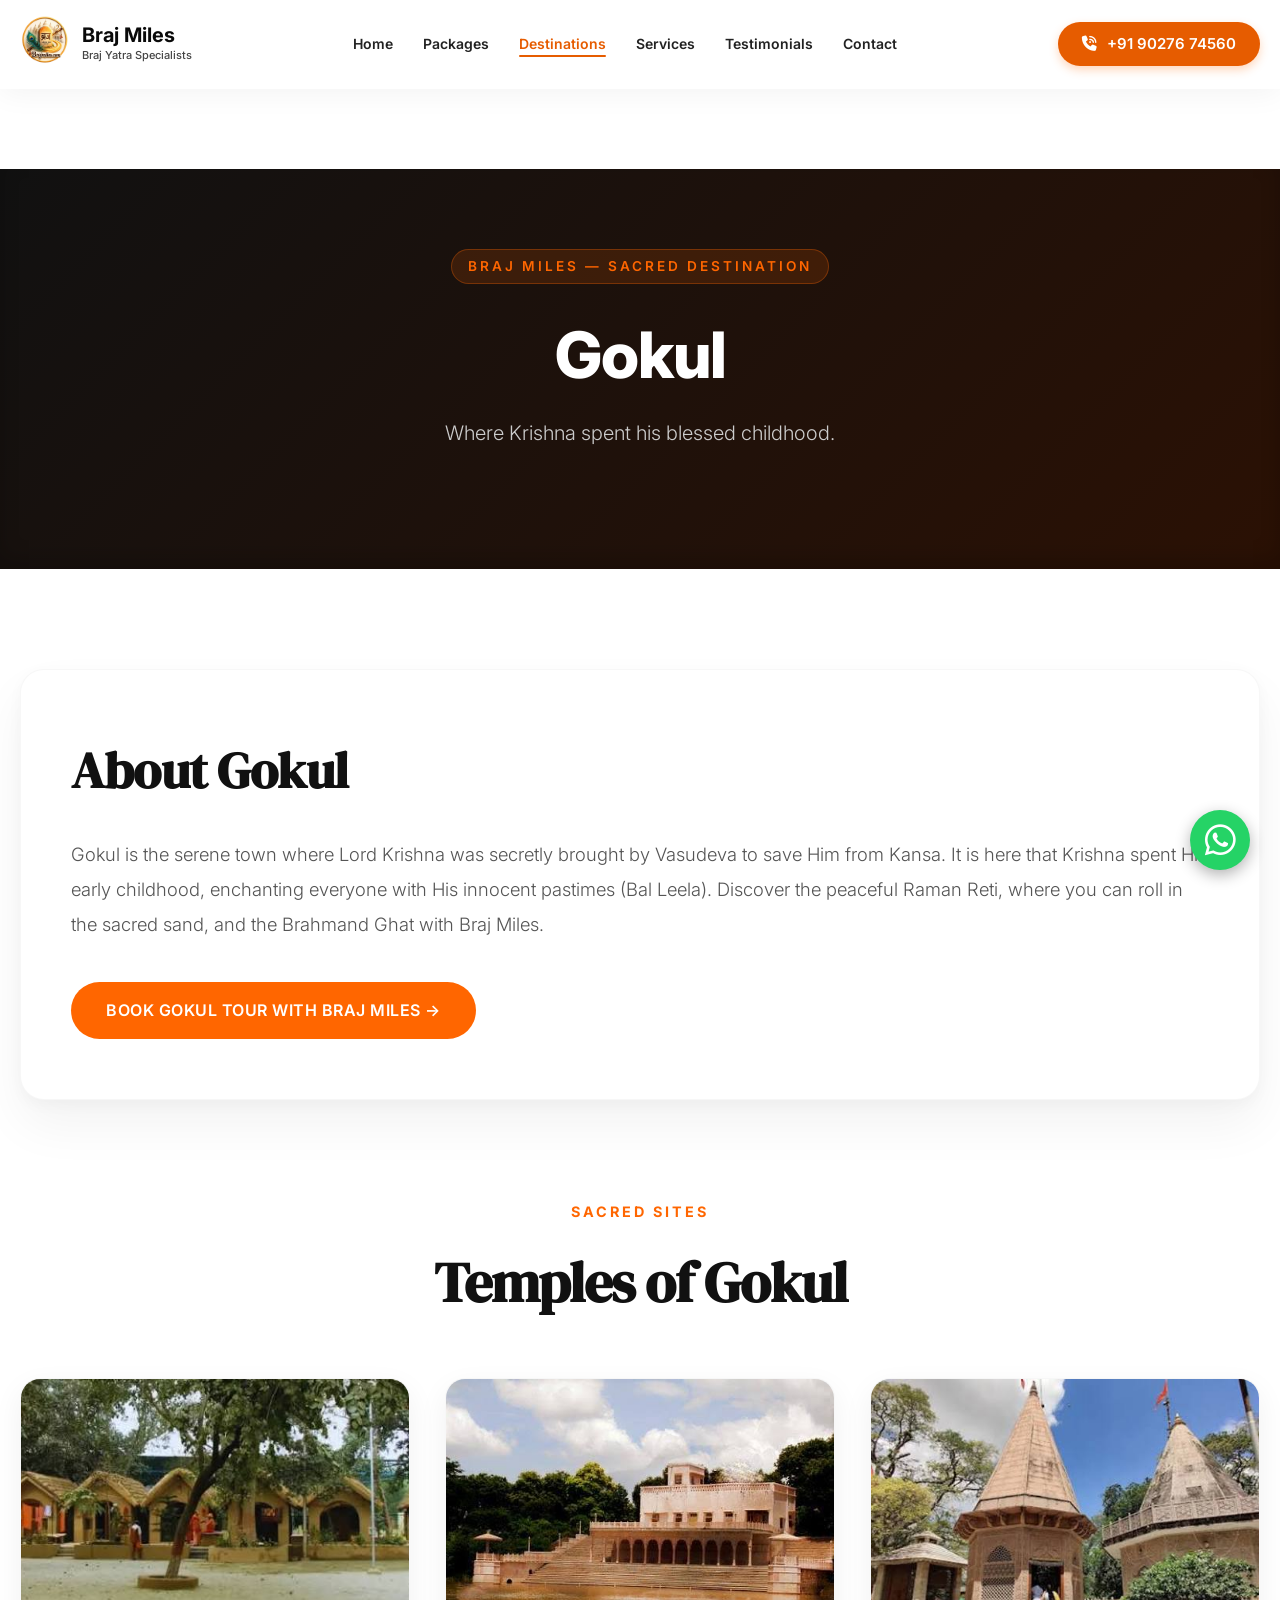
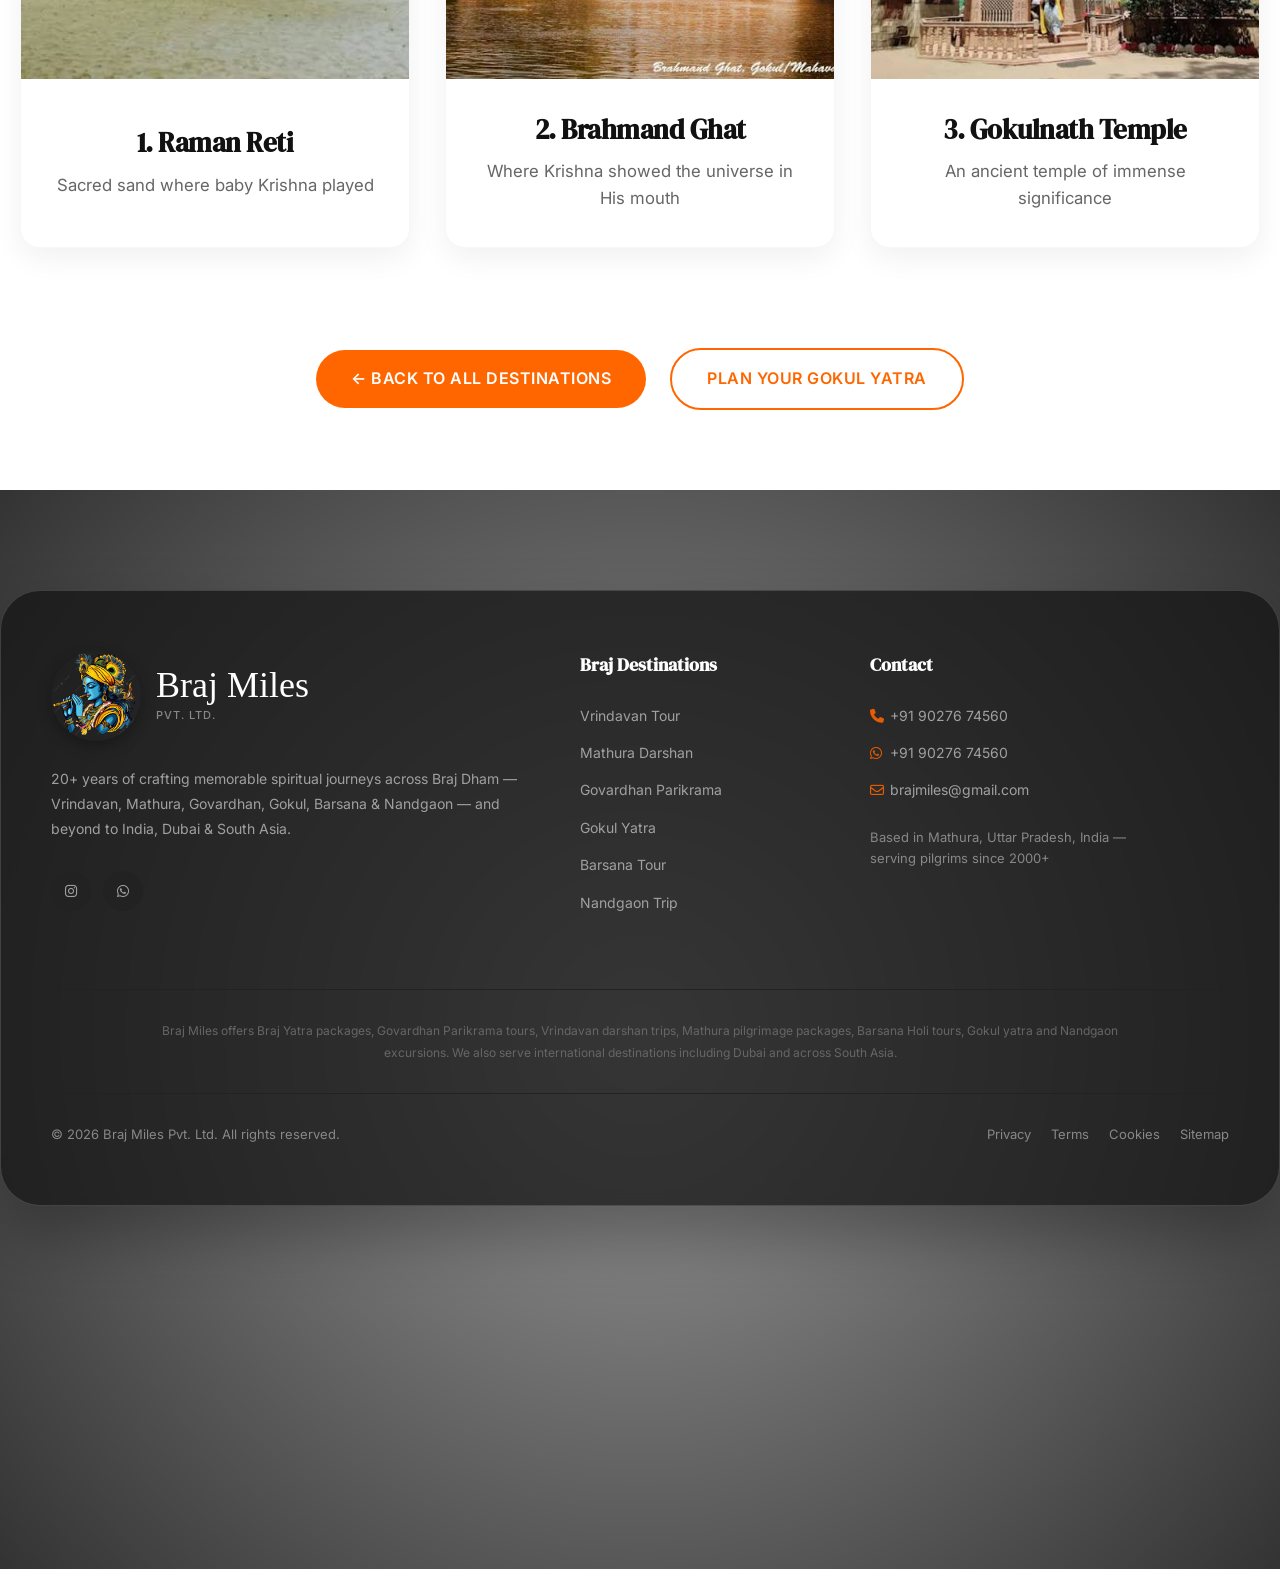
<file: gokul.html>
<!DOCTYPE html>
<html lang="en">
<head>
  <meta charset="UTF-8">
  <meta name="viewport" content="width=device-width, initial-scale=1.0">
  <title>Braj Miles | Gokul</title>
  <link rel="stylesheet" href="style.css">
  <link rel="preconnect" href="https://fonts.googleapis.com">
  <link rel="preconnect" href="https://fonts.gstatic.com" crossorigin>
  <link href="https://fonts.googleapis.com/css2?family=DM+Serif+Display:ital@0;1&family=Inter:wght@300;400;500;600;700;800&display=swap" rel="stylesheet">
  <link rel="stylesheet" href="https://cdnjs.cloudflare.com/ajax/libs/font-awesome/6.4.0/css/all.min.css">
</head>
<body>
  <header class="header">
    <div class="container header-container">
      <div class="logo">
        <div class="logo-icon"><img src="image_from_https_www.brajmiles.com_assets_brajmiles_logo_dpia7wfv.png" alt="Braj Miles Logo"></div>
        <div class="logo-text"><h1>Braj Miles</h1><p>Braj Yatra Specialists</p></div>
      </div>
      <nav class="nav">
        <ul>
          <li><a href="index.html">Home</a></li>
          <li><a href="packages.html">Packages</a></li>
          <li><a href="destinations.html" class="active">Destinations</a></li>
          <li><a href="services.html">Services</a></li>
          <li><a href="testimonials.html">Testimonials</a></li>
          <li><a href="contact.html">Contact</a></li>
        </ul>
      </nav>
      <div class="header-actions">
        <a href="tel:+919027674560" class="btn-cta"><i class="fa-solid fa-phone-volume"></i> <span class="hide-on-mobile">+91 90276 74560</span></a>
        <div class="hamburger" onclick="document.querySelector('.nav').classList.toggle('active')"><i class="fa-solid fa-bars"></i></div>
      </div>
    </div>
  </header>
  <main>
    <section class="dest-hero">
      <div class="dest-hero-overlay"></div>
      <div class="dest-hero-content text-center">
        <span class="subtitle" style="color: #ff914d; letter-spacing: 2px; font-weight: bold; display: block; margin-bottom: 15px;">BRAJ MILES &mdash; SACRED DESTINATION</span>
        <h1 style="font-size: 5rem; margin-bottom: 20px;">Gokul</h1>
        <p style="font-size: 1.5rem;">Where Krishna spent his blessed childhood.</p>
      </div>
    </section>
    <section class="dest-about bg-light" style="padding-top: 100px; padding-bottom: 100px;">
      <div class="container dest-about-container">
        <div class="about-card bg-white reveal">
          <h2 style="font-size: 2.5rem; color: #222;">About Gokul</h2>
          <p style="font-size: 1.15rem; color: #555; margin-bottom: 40px; line-height: 1.9;">Gokul is the serene town where Lord Krishna was secretly brought by Vasudeva to save Him from Kansa. It is here that Krishna spent His early childhood, enchanting everyone with His innocent pastimes (Bal Leela). Discover the peaceful Raman Reti, where you can roll in the sacred sand, and the Brahmand Ghat with Braj Miles.</p>
          <a href="https://wa.me/919027674560?text=Hari%20Bol!%20I%20would%20like%20to%20plan%20a%20Braj%20Yatra%20with%20Braj%20Miles." target="_blank" class="btn-primary" style="padding: 15px 35px; background: #FF6600; color: white; text-decoration: none; border-radius: 30px; font-weight: bold; display: inline-block;">Book Gokul Tour with Braj Miles &rarr;</a>
        </div>
      </div>
    </section>
    <section class="dest-sites" style="padding-bottom: 100px;">
      <div class="container dest-sites-container">
        <div class="section-header center-header reveal" style="text-align: center; margin-bottom: 50px;">
          <span class="subtitle" style="color: #FF6600; font-size: 0.9rem; letter-spacing: 2px; font-weight: bold; text-transform: uppercase;">SACRED SITES</span>
          <h2 style="font-family: 'DM Serif Display', serif; font-size: 3.5rem; margin-top: 15px; color: #111;">Temples of Gokul</h2>
        </div>
        <div class="sites-grid" style="display: grid; grid-template-columns: repeat(auto-fit, minmax(320px, 1fr)); gap: 40px;">
          <div class="site-card reveal" style="background: white; border-radius: 20px; overflow: hidden; box-shadow: 0 10px 30px rgba(0,0,0,0.08); text-align: center;">
            <img src="1. Raman Reti.jpg" alt="1. Raman Reti" style="width: 100%; height: 280px; object-fit: cover;">
            <div class="site-card-content" style="padding: 30px 20px;">
              <h4 style="font-family: 'DM Serif Display', serif; font-size: 1.4rem; color: #222; margin-bottom: 10px;">1. Raman Reti</h4>
              <p style="color: #666; font-size: 1rem;">Sacred sand where baby Krishna played</p>
            </div>
          </div>
          <div class="site-card reveal" style="background: white; border-radius: 20px; overflow: hidden; box-shadow: 0 10px 30px rgba(0,0,0,0.08); text-align: center;">
            <img src="2. Brahmand Ghat.jpg" alt="2. Brahmand Ghat" style="width: 100%; height: 280px; object-fit: cover;">
            <div class="site-card-content" style="padding: 30px 20px;">
              <h4 style="font-family: 'DM Serif Display', serif; font-size: 1.4rem; color: #222; margin-bottom: 10px;">2. Brahmand Ghat</h4>
              <p style="color: #666; font-size: 1rem;">Where Krishna showed the universe in His mouth</p>
            </div>
          </div>
          <div class="site-card reveal" style="background: white; border-radius: 20px; overflow: hidden; box-shadow: 0 10px 30px rgba(0,0,0,0.08); text-align: center;">
            <img src="3. Gokulnath Temple.jpg" alt="3. Gokulnath Temple" style="width: 100%; height: 280px; object-fit: cover;">
            <div class="site-card-content" style="padding: 30px 20px;">
              <h4 style="font-family: 'DM Serif Display', serif; font-size: 1.4rem; color: #222; margin-bottom: 10px;">3. Gokulnath Temple</h4>
              <p style="color: #666; font-size: 1rem;">An ancient temple of immense significance</p>
            </div>
          </div>
        </div>
      </div>
    </section>
    <div class="bottom-action text-center mt-5 mb-5 reveal" style="padding-bottom: 80px; text-align: center;">
      <a href="destinations.html" class="btn-primary" style="padding: 15px 35px; background: #FF6600; color: white; text-decoration: none; border-radius: 30px; font-weight: bold; display: inline-block;">&larr; Back to all destinations</a>
      <a href="https://wa.me/919027674560?text=Hari%20Bol!%20I%20would%20like%20to%20plan%20a%20Braj%20Yatra%20with%20Braj%20Miles." target="_blank" class="btn-secondary-outline" style="padding: 15px 35px; border: 2px solid #FF6600; color: #FF6600; text-decoration: none; border-radius: 30px; font-weight: bold; display: inline-block; margin-left: 20px;">Plan your Gokul yatra</a>
    </div>
  </main>
  <!-- Footer Section -->
  <footer class="footer">
    <div class="container">
      <div class="footer-grid">
        <!-- Column 1 -->
        <div class="footer-col brand-col">
          <div class="footer-logo">
            <img src="pngtree-lord-krishna-colourul-vector-image-white-background-png-image_17072456.png"
              alt="Braj Miles Logo">
            <div class="logo-text">
              <h3>Braj Miles</h3>
              <p>PVT. LTD.</p>
            </div>
          </div>
          <p class="brand-desc">20+ years of crafting memorable spiritual journeys across Braj Dham &mdash; Vrindavan,
            Mathura, Govardhan, Gokul, Barsana &amp; Nandgaon &mdash; and beyond to India, Dubai &amp; South Asia.</p>
          <div class="social-links">
            <a href="https://www.instagram.com/brajmiles/" target="_blank"><i class="fa-brands fa-instagram"></i></a>
            <a href="https://wa.me/919027674560" target="_blank" rel="noopener noreferrer"><i class="fa-brands fa-whatsapp"></i></a>
          </div>
        </div>

        <!-- Column 2 -->
        <div class="footer-col">
          <h4>Braj Destinations</h4>
          <ul>
            <li><a href="vrindavan.html">Vrindavan Tour</a></li>
            <li><a href="mathura.html">Mathura Darshan</a></li>
            <li><a href="govardhan.html">Govardhan Parikrama</a></li>
            <li><a href="gokul.html">Gokul Yatra</a></li>
            <li><a href="barsana.html">Barsana Tour</a></li>
            <li><a href="nandgaon.html">Nandgaon Trip</a></li>
          </ul>
        </div>

        <!-- Column 4 -->
        <div class="footer-col contact-col">
          <h4>Contact</h4>
          <ul>
            <li><a href="tel:+919027674560"><i class="fa-solid fa-phone"></i> +91 90276 74560</a></li>
            <li><a href="https://wa.me/919027674560" target="_blank" rel="noopener noreferrer"><i class="fa-brands fa-whatsapp"></i> +91 90276 74560</a></li>
            <li><a href="mailto:brajmiles@gmail.com"><i class="fa-regular fa-envelope"></i> brajmiles@gmail.com</a></li>
          </ul>
          <p class="address-desc">Based in Mathura, Uttar Pradesh, India &mdash;<br>serving pilgrims since 2000+</p>
        </div>
      </div>

      <div class="footer-seo-text">
        <p>Braj Miles offers Braj Yatra packages, Govardhan Parikrama tours, Vrindavan darshan trips, Mathura pilgrimage
          packages, Barsana Holi tours, Gokul yatra and Nandgaon excursions. We also serve international destinations
          including Dubai and across South Asia.</p>
      </div>

      <div class="footer-bottom">
        <p>&copy; 2026 Braj Miles Pvt. Ltd. All rights reserved.</p>
        <div class="footer-legal">
          <a href="#">Privacy</a>
          <a href="#">Terms</a>
          <a href="#">Cookies</a>
          <a href="#">Sitemap</a>
        </div>
      </div>
    </div>

    <!-- Massive Color-Changing Brand Text -->
    <div class="massive-brand-text">
      <h2 class="write-reveal">Brajmiles</h2>
    </div>
  </footer>
  <script>
    document.addEventListener("DOMContentLoaded", function () {
      const observer = new IntersectionObserver((entries, obs) => {
        entries.forEach(entry => {
          if (entry.isIntersecting) { entry.target.classList.add('active'); obs.unobserve(entry.target); }
        });
      }, { threshold: 0.1, rootMargin: "0px 0px -30px 0px" });
      document.querySelectorAll('.reveal, .about-card, .site-card').forEach((el) => {
        el.classList.add('reveal'); observer.observe(el);
      });
    });
  </script>
    <!-- Floating WhatsApp CTA -->
    <a href="https://wa.me/919027674560?text=Hari%20Bol!%20I%20would%20like%20to%20plan%20a%20Braj%20Yatra%20with%20Braj%20Miles." target="_blank" style="position: fixed; bottom: 30px; right: 30px; background: #25D366; color: white; width: 60px; height: 60px; border-radius: 50%; display: flex; align-items: center; justify-content: center; font-size: 35px; box-shadow: 0 5px 15px rgba(0,0,0,0.3); z-index: 9999; transition: transform 0.3s ease; text-decoration: none;" onmouseover="this.style.transform='scale(1.1)'" onmouseout="this.style.transform='scale(1)'">
      <i class="fa-brands fa-whatsapp"></i>
    </a>
    </body>
</html>
</file>
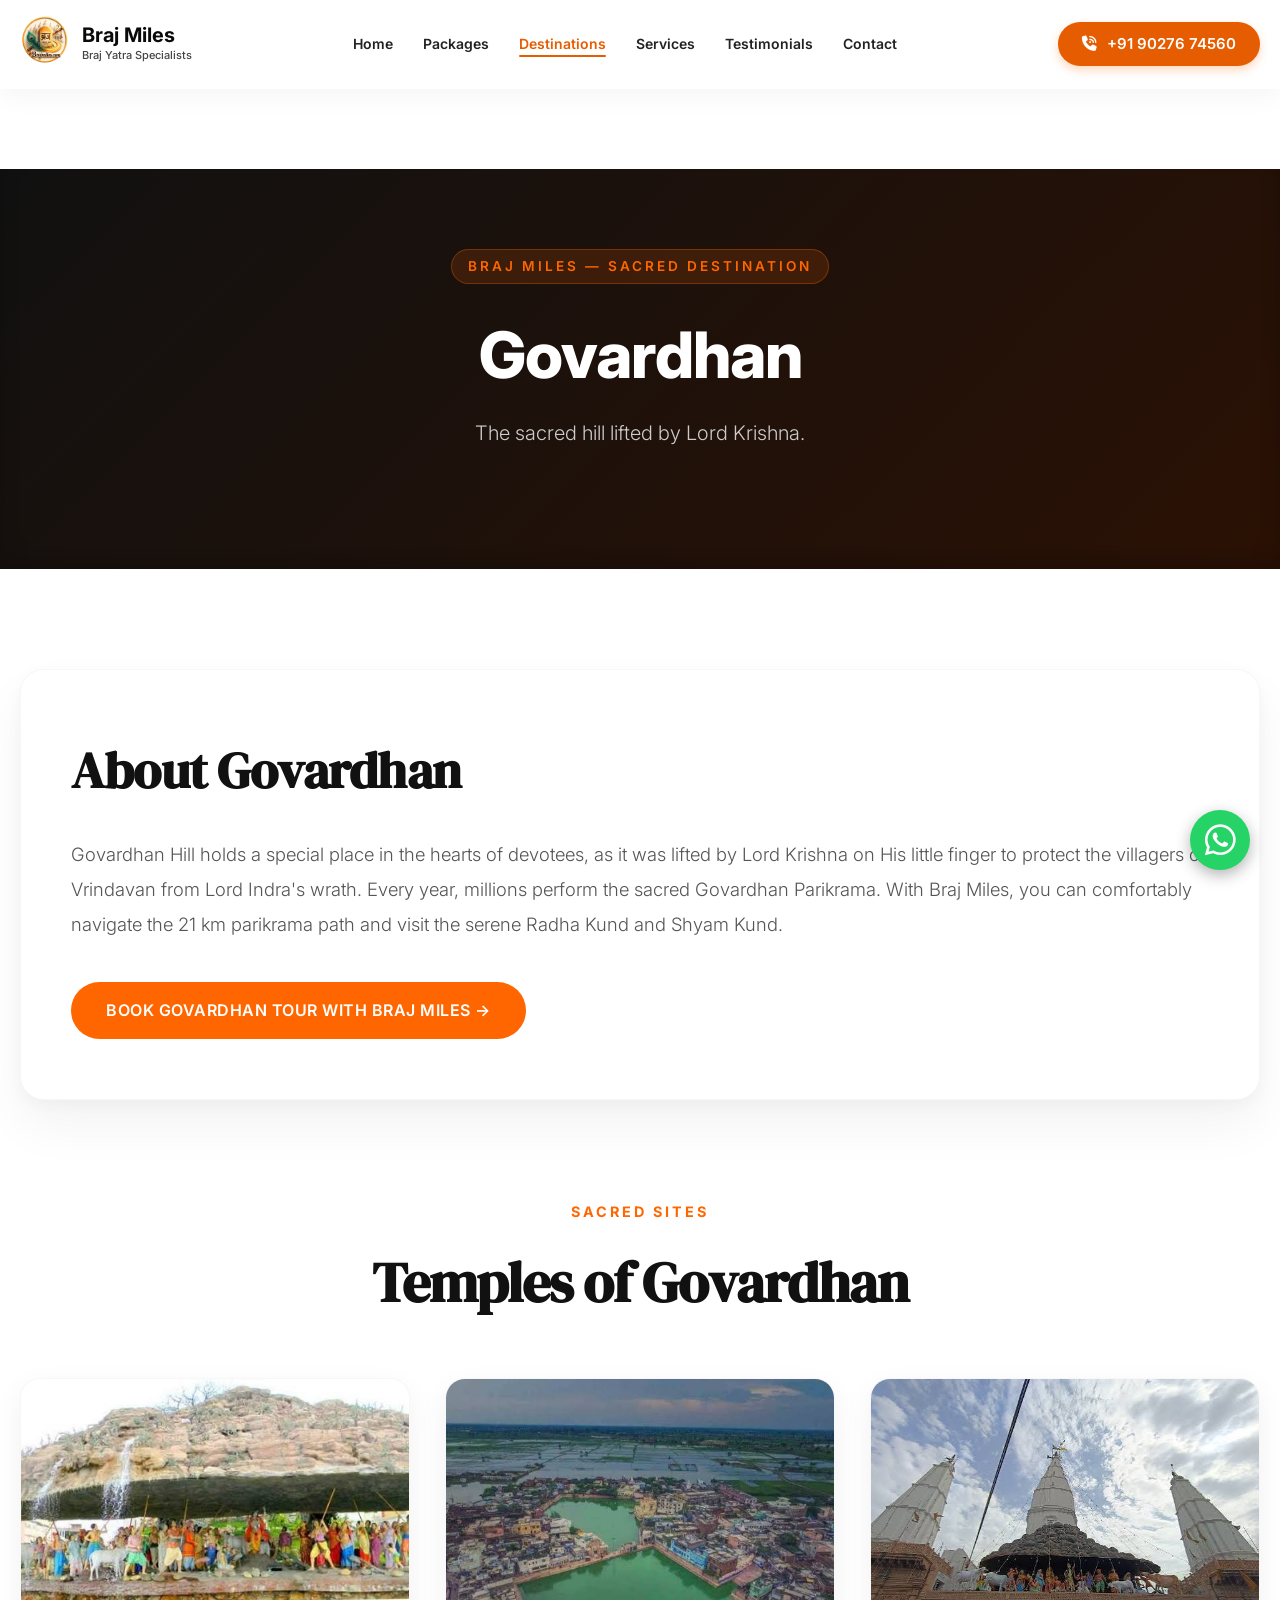
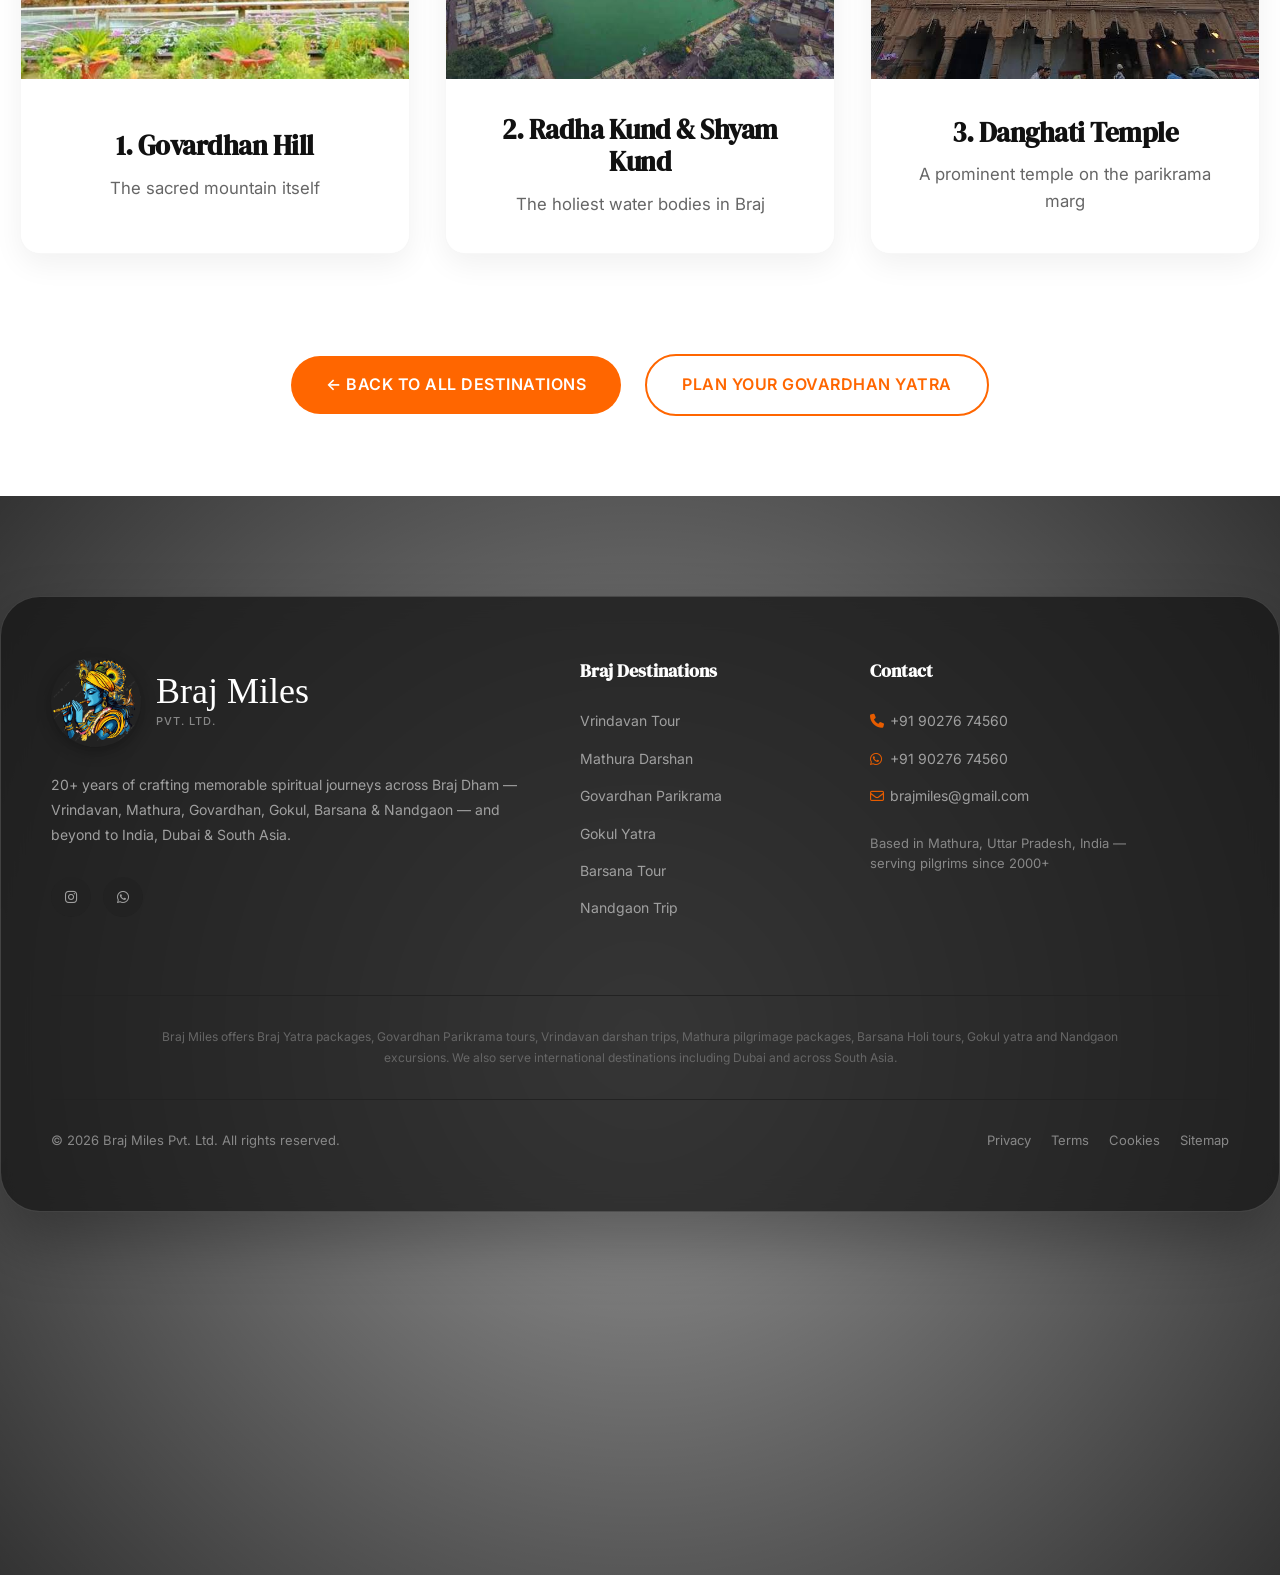
<file: govardhan.html>
<!DOCTYPE html>
<html lang="en">
<head>
  <meta charset="UTF-8">
  <meta name="viewport" content="width=device-width, initial-scale=1.0">
  <title>Braj Miles | Govardhan</title>
  <link rel="stylesheet" href="style.css">
  <link rel="preconnect" href="https://fonts.googleapis.com">
  <link rel="preconnect" href="https://fonts.gstatic.com" crossorigin>
  <link href="https://fonts.googleapis.com/css2?family=DM+Serif+Display:ital@0;1&family=Inter:wght@300;400;500;600;700;800&display=swap" rel="stylesheet">
  <link rel="stylesheet" href="https://cdnjs.cloudflare.com/ajax/libs/font-awesome/6.4.0/css/all.min.css">
</head>
<body>
  <header class="header">
    <div class="container header-container">
      <div class="logo">
        <div class="logo-icon"><img src="image_from_https_www.brajmiles.com_assets_brajmiles_logo_dpia7wfv.png" alt="Braj Miles Logo"></div>
        <div class="logo-text"><h1>Braj Miles</h1><p>Braj Yatra Specialists</p></div>
      </div>
      <nav class="nav">
        <ul>
          <li><a href="index.html">Home</a></li>
          <li><a href="packages.html">Packages</a></li>
          <li><a href="destinations.html" class="active">Destinations</a></li>
          <li><a href="services.html">Services</a></li>
          <li><a href="testimonials.html">Testimonials</a></li>
          <li><a href="contact.html">Contact</a></li>
        </ul>
      </nav>
      <div class="header-actions">
        <a href="tel:+919027674560" class="btn-cta"><i class="fa-solid fa-phone-volume"></i> <span class="hide-on-mobile">+91 90276 74560</span></a>
        <div class="hamburger" onclick="document.querySelector('.nav').classList.toggle('active')"><i class="fa-solid fa-bars"></i></div>
      </div>
    </div>
  </header>
  <main>
    <section class="dest-hero">
      <div class="dest-hero-overlay"></div>
      <div class="dest-hero-content text-center">
        <span class="subtitle" style="color: #ff914d; letter-spacing: 2px; font-weight: bold; display: block; margin-bottom: 15px;">BRAJ MILES &mdash; SACRED DESTINATION</span>
        <h1 style="font-size: 5rem; margin-bottom: 20px;">Govardhan</h1>
        <p style="font-size: 1.5rem;">The sacred hill lifted by Lord Krishna.</p>
      </div>
    </section>
    <section class="dest-about bg-light" style="padding-top: 100px; padding-bottom: 100px;">
      <div class="container dest-about-container">
        <div class="about-card bg-white reveal">
          <h2 style="font-size: 2.5rem; color: #222;">About Govardhan</h2>
          <p style="font-size: 1.15rem; color: #555; margin-bottom: 40px; line-height: 1.9;">Govardhan Hill holds a special place in the hearts of devotees, as it was lifted by Lord Krishna on His little finger to protect the villagers of Vrindavan from Lord Indra's wrath. Every year, millions perform the sacred Govardhan Parikrama. With Braj Miles, you can comfortably navigate the 21 km parikrama path and visit the serene Radha Kund and Shyam Kund.</p>
          <a href="https://wa.me/919027674560?text=Hari%20Bol!%20I%20would%20like%20to%20plan%20a%20Braj%20Yatra%20with%20Braj%20Miles." target="_blank" class="btn-primary" style="padding: 15px 35px; background: #FF6600; color: white; text-decoration: none; border-radius: 30px; font-weight: bold; display: inline-block;">Book Govardhan Tour with Braj Miles &rarr;</a>
        </div>
      </div>
    </section>
    <section class="dest-sites" style="padding-bottom: 100px;">
      <div class="container dest-sites-container">
        <div class="section-header center-header reveal" style="text-align: center; margin-bottom: 50px;">
          <span class="subtitle" style="color: #FF6600; font-size: 0.9rem; letter-spacing: 2px; font-weight: bold; text-transform: uppercase;">SACRED SITES</span>
          <h2 style="font-family: 'DM Serif Display', serif; font-size: 3.5rem; margin-top: 15px; color: #111;">Temples of Govardhan</h2>
        </div>
        <div class="sites-grid" style="display: grid; grid-template-columns: repeat(auto-fit, minmax(320px, 1fr)); gap: 40px;">
          <div class="site-card reveal" style="background: white; border-radius: 20px; overflow: hidden; box-shadow: 0 10px 30px rgba(0,0,0,0.08); text-align: center;">
            <img src="1. Govardhan Hill.jpg" alt="1. Govardhan Hill" style="width: 100%; height: 280px; object-fit: cover;">
            <div class="site-card-content" style="padding: 30px 20px;">
              <h4 style="font-family: 'DM Serif Display', serif; font-size: 1.4rem; color: #222; margin-bottom: 10px;">1. Govardhan Hill</h4>
              <p style="color: #666; font-size: 1rem;">The sacred mountain itself</p>
            </div>
          </div>
          <div class="site-card reveal" style="background: white; border-radius: 20px; overflow: hidden; box-shadow: 0 10px 30px rgba(0,0,0,0.08); text-align: center;">
            <img src="2. Radha Kund & Shyam Kund.jpg" alt="2. Radha Kund & Shyam Kund" style="width: 100%; height: 280px; object-fit: cover;">
            <div class="site-card-content" style="padding: 30px 20px;">
              <h4 style="font-family: 'DM Serif Display', serif; font-size: 1.4rem; color: #222; margin-bottom: 10px;">2. Radha Kund & Shyam Kund</h4>
              <p style="color: #666; font-size: 1rem;">The holiest water bodies in Braj</p>
            </div>
          </div>
          <div class="site-card reveal" style="background: white; border-radius: 20px; overflow: hidden; box-shadow: 0 10px 30px rgba(0,0,0,0.08); text-align: center;">
            <img src="3. Danghati Temple.jpg" alt="3. Danghati Temple" style="width: 100%; height: 280px; object-fit: cover;">
            <div class="site-card-content" style="padding: 30px 20px;">
              <h4 style="font-family: 'DM Serif Display', serif; font-size: 1.4rem; color: #222; margin-bottom: 10px;">3. Danghati Temple</h4>
              <p style="color: #666; font-size: 1rem;">A prominent temple on the parikrama marg</p>
            </div>
          </div>
        </div>
      </div>
    </section>
    <div class="bottom-action text-center mt-5 mb-5 reveal" style="padding-bottom: 80px; text-align: center;">
      <a href="destinations.html" class="btn-primary" style="padding: 15px 35px; background: #FF6600; color: white; text-decoration: none; border-radius: 30px; font-weight: bold; display: inline-block;">&larr; Back to all destinations</a>
      <a href="https://wa.me/919027674560?text=Hari%20Bol!%20I%20would%20like%20to%20plan%20a%20Braj%20Yatra%20with%20Braj%20Miles." target="_blank" class="btn-secondary-outline" style="padding: 15px 35px; border: 2px solid #FF6600; color: #FF6600; text-decoration: none; border-radius: 30px; font-weight: bold; display: inline-block; margin-left: 20px;">Plan your Govardhan yatra</a>
    </div>
  </main>
  <!-- Footer Section -->
  <footer class="footer">
    <div class="container">
      <div class="footer-grid">
        <!-- Column 1 -->
        <div class="footer-col brand-col">
          <div class="footer-logo">
            <img src="pngtree-lord-krishna-colourul-vector-image-white-background-png-image_17072456.png"
              alt="Braj Miles Logo">
            <div class="logo-text">
              <h3>Braj Miles</h3>
              <p>PVT. LTD.</p>
            </div>
          </div>
          <p class="brand-desc">20+ years of crafting memorable spiritual journeys across Braj Dham &mdash; Vrindavan,
            Mathura, Govardhan, Gokul, Barsana &amp; Nandgaon &mdash; and beyond to India, Dubai &amp; South Asia.</p>
          <div class="social-links">
            <a href="https://www.instagram.com/brajmiles/" target="_blank"><i class="fa-brands fa-instagram"></i></a>
            <a href="https://wa.me/919027674560" target="_blank" rel="noopener noreferrer"><i class="fa-brands fa-whatsapp"></i></a>
          </div>
        </div>

        <!-- Column 2 -->
        <div class="footer-col">
          <h4>Braj Destinations</h4>
          <ul>
            <li><a href="vrindavan.html">Vrindavan Tour</a></li>
            <li><a href="mathura.html">Mathura Darshan</a></li>
            <li><a href="govardhan.html">Govardhan Parikrama</a></li>
            <li><a href="gokul.html">Gokul Yatra</a></li>
            <li><a href="barsana.html">Barsana Tour</a></li>
            <li><a href="nandgaon.html">Nandgaon Trip</a></li>
          </ul>
        </div>

        <!-- Column 4 -->
        <div class="footer-col contact-col">
          <h4>Contact</h4>
          <ul>
            <li><a href="tel:+919027674560"><i class="fa-solid fa-phone"></i> +91 90276 74560</a></li>
            <li><a href="https://wa.me/919027674560" target="_blank" rel="noopener noreferrer"><i class="fa-brands fa-whatsapp"></i> +91 90276 74560</a></li>
            <li><a href="mailto:brajmiles@gmail.com"><i class="fa-regular fa-envelope"></i> brajmiles@gmail.com</a></li>
          </ul>
          <p class="address-desc">Based in Mathura, Uttar Pradesh, India &mdash;<br>serving pilgrims since 2000+</p>
        </div>
      </div>

      <div class="footer-seo-text">
        <p>Braj Miles offers Braj Yatra packages, Govardhan Parikrama tours, Vrindavan darshan trips, Mathura pilgrimage
          packages, Barsana Holi tours, Gokul yatra and Nandgaon excursions. We also serve international destinations
          including Dubai and across South Asia.</p>
      </div>

      <div class="footer-bottom">
        <p>&copy; 2026 Braj Miles Pvt. Ltd. All rights reserved.</p>
        <div class="footer-legal">
          <a href="#">Privacy</a>
          <a href="#">Terms</a>
          <a href="#">Cookies</a>
          <a href="#">Sitemap</a>
        </div>
      </div>
    </div>

    <!-- Massive Color-Changing Brand Text -->
    <div class="massive-brand-text">
      <h2 class="write-reveal">Brajmiles</h2>
    </div>
  </footer>
  <script>
    document.addEventListener("DOMContentLoaded", function () {
      const observer = new IntersectionObserver((entries, obs) => {
        entries.forEach(entry => {
          if (entry.isIntersecting) { entry.target.classList.add('active'); obs.unobserve(entry.target); }
        });
      }, { threshold: 0.1, rootMargin: "0px 0px -30px 0px" });
      document.querySelectorAll('.reveal, .about-card, .site-card').forEach((el) => {
        el.classList.add('reveal'); observer.observe(el);
      });
    });
  </script>
    <!-- Floating WhatsApp CTA -->
    <a href="https://wa.me/919027674560?text=Hari%20Bol!%20I%20would%20like%20to%20plan%20a%20Braj%20Yatra%20with%20Braj%20Miles." target="_blank" style="position: fixed; bottom: 30px; right: 30px; background: #25D366; color: white; width: 60px; height: 60px; border-radius: 50%; display: flex; align-items: center; justify-content: center; font-size: 35px; box-shadow: 0 5px 15px rgba(0,0,0,0.3); z-index: 9999; transition: transform 0.3s ease; text-decoration: none;" onmouseover="this.style.transform='scale(1.1)'" onmouseout="this.style.transform='scale(1)'">
      <i class="fa-brands fa-whatsapp"></i>
    </a>
    </body>
</html>
</file>
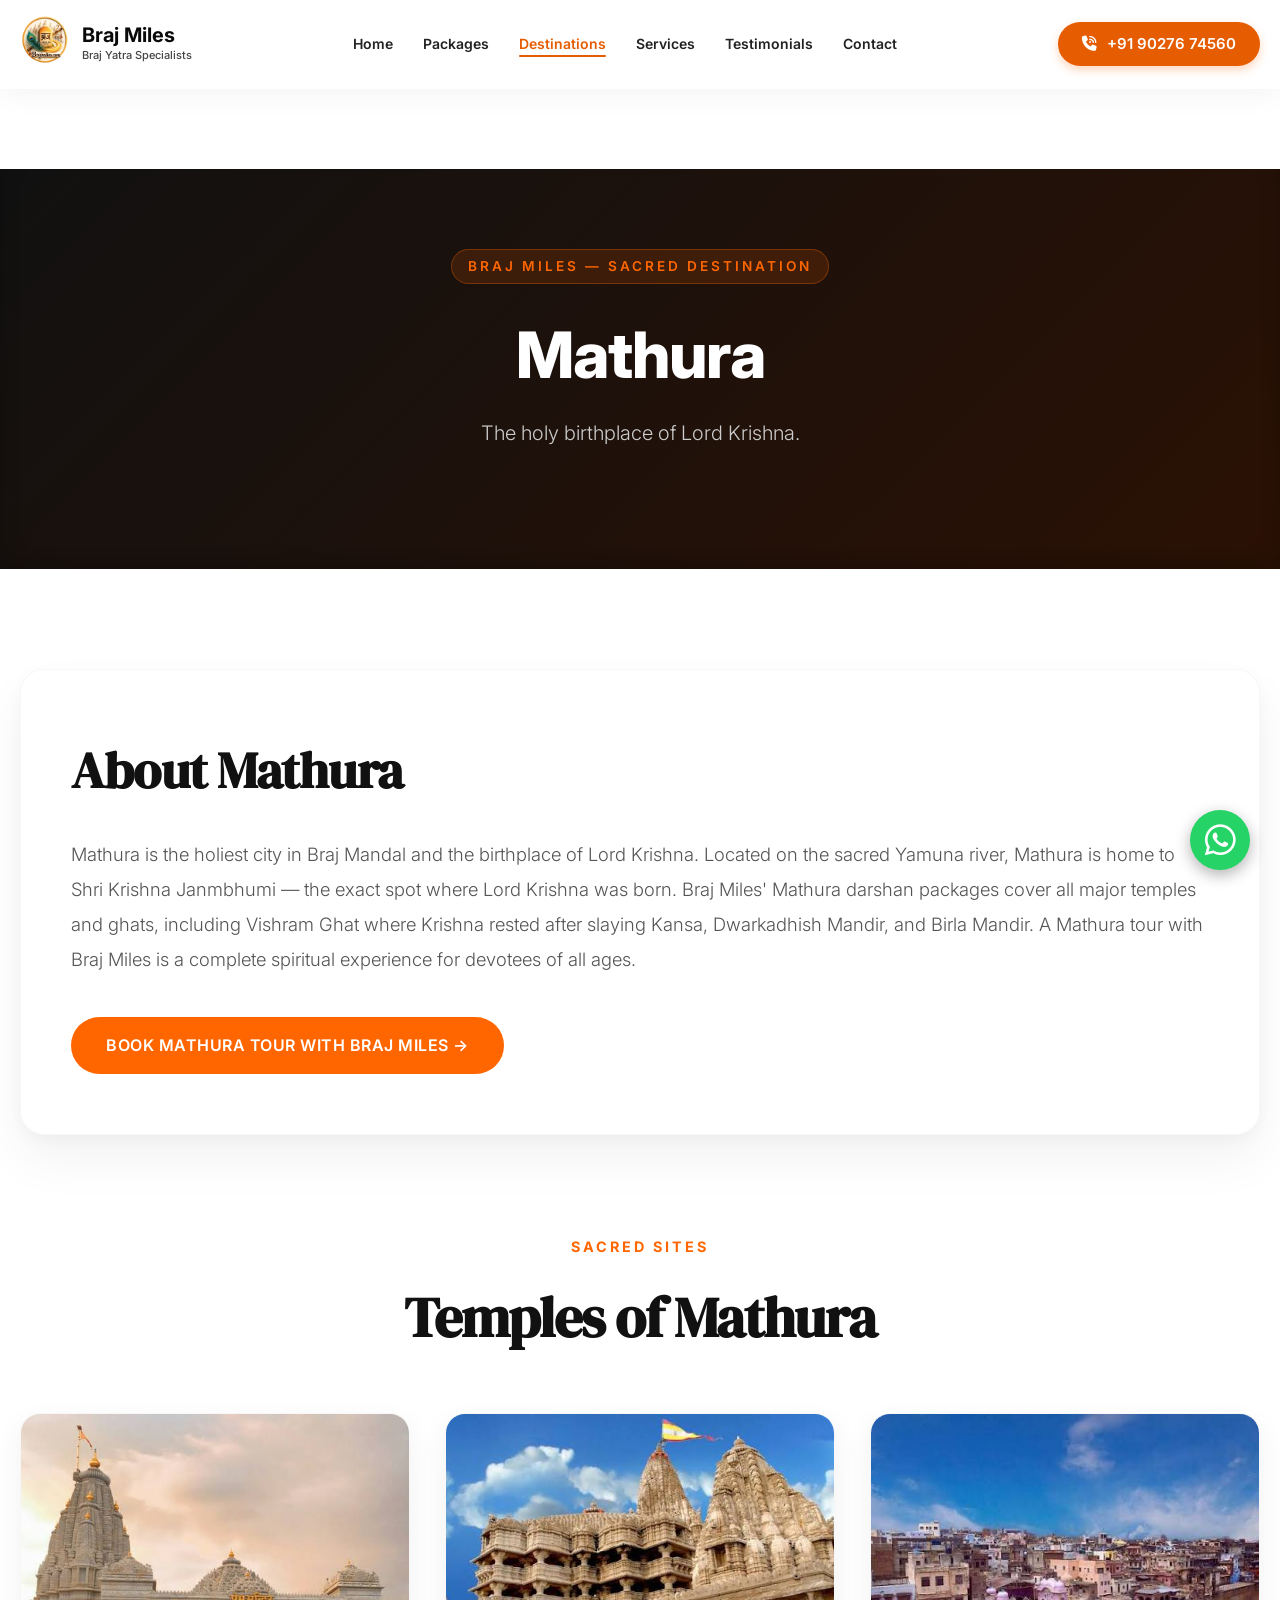
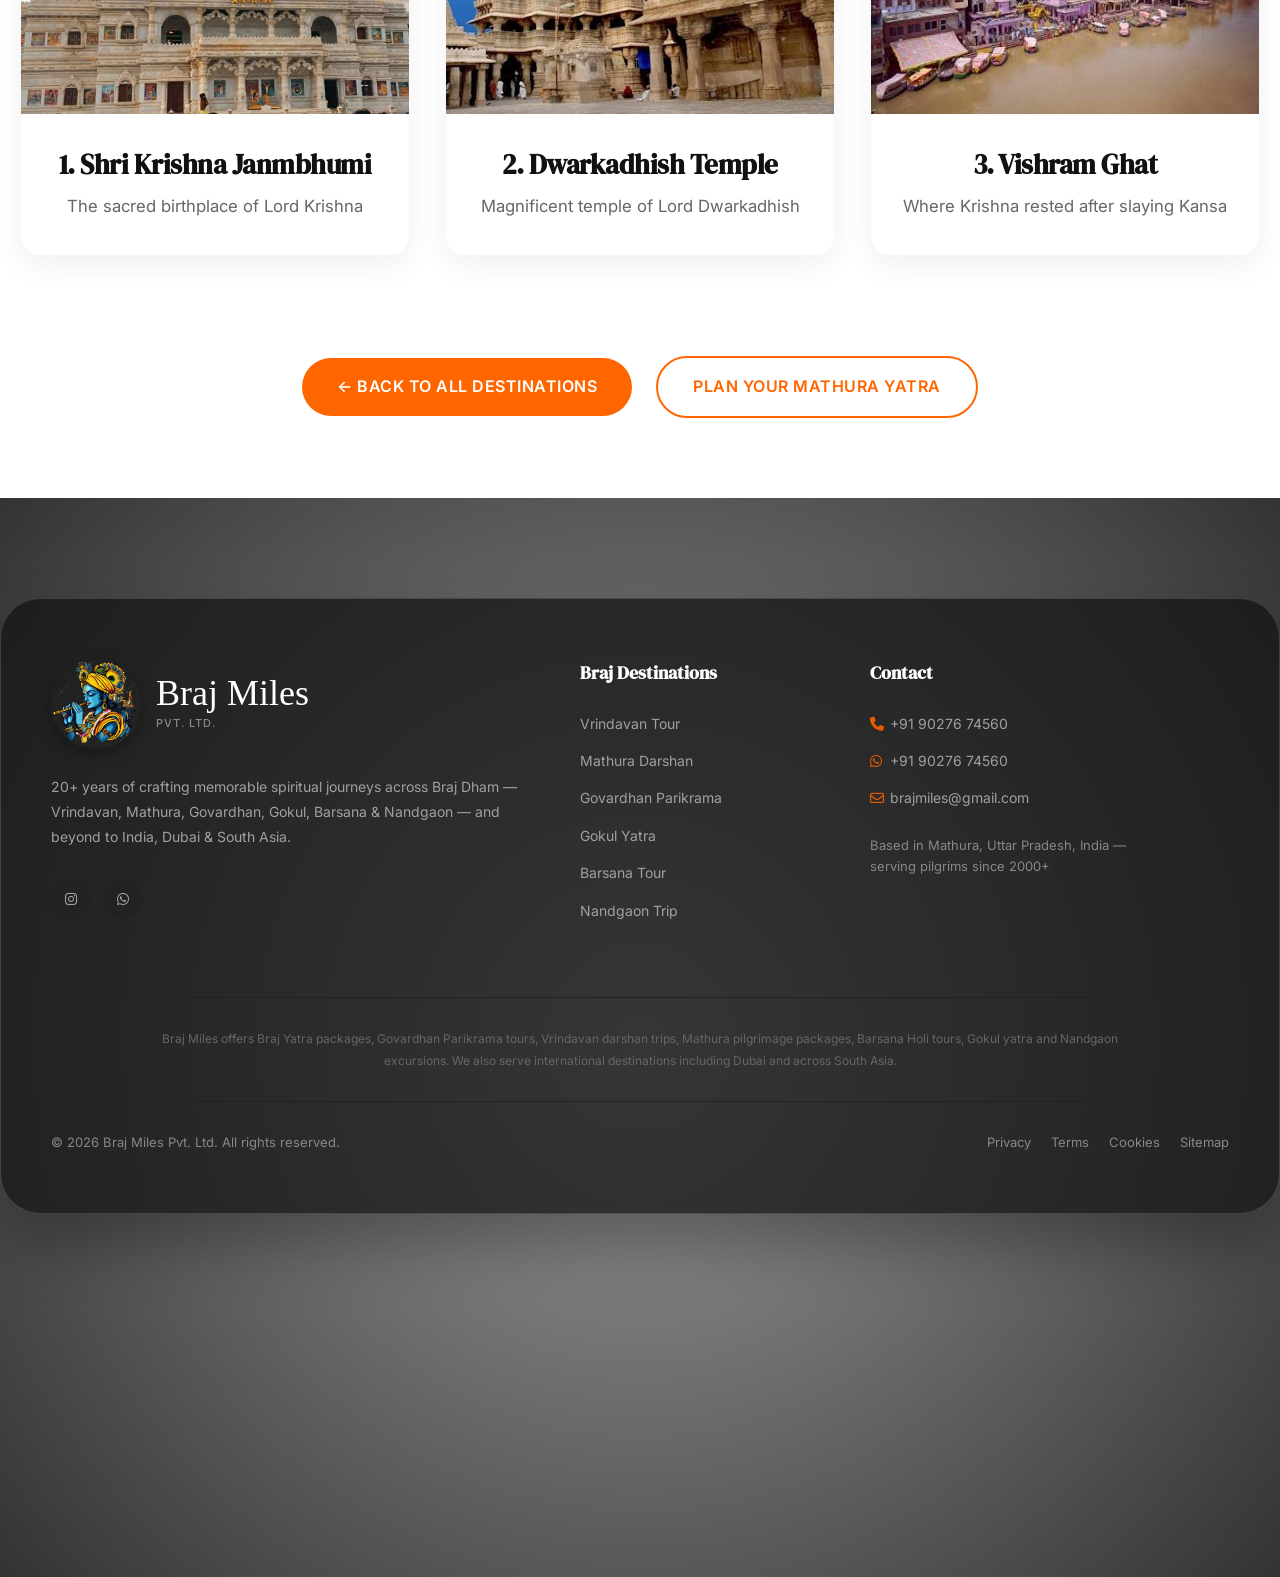
<file: mathura.html>
<!DOCTYPE html>
<html lang="en">
<head>
  <meta charset="UTF-8">
  <meta name="viewport" content="width=device-width, initial-scale=1.0">
  <title>Braj Miles | Mathura</title>
  <link rel="stylesheet" href="style.css">
  <link rel="preconnect" href="https://fonts.googleapis.com">
  <link rel="preconnect" href="https://fonts.gstatic.com" crossorigin>
  <link href="https://fonts.googleapis.com/css2?family=DM+Serif+Display:ital@0;1&family=Inter:wght@300;400;500;600;700;800&display=swap" rel="stylesheet">
  <link rel="stylesheet" href="https://cdnjs.cloudflare.com/ajax/libs/font-awesome/6.4.0/css/all.min.css">
</head>
<body>
  <header class="header">
    <div class="container header-container">
      <div class="logo">
        <div class="logo-icon"><img src="image_from_https_www.brajmiles.com_assets_brajmiles_logo_dpia7wfv.png" alt="Braj Miles Logo"></div>
        <div class="logo-text"><h1>Braj Miles</h1><p>Braj Yatra Specialists</p></div>
      </div>
      <nav class="nav">
        <ul>
          <li><a href="index.html">Home</a></li>
          <li><a href="packages.html">Packages</a></li>
          <li><a href="destinations.html" class="active">Destinations</a></li>
          <li><a href="services.html">Services</a></li>
          <li><a href="testimonials.html">Testimonials</a></li>
          <li><a href="contact.html">Contact</a></li>
        </ul>
      </nav>
      <div class="header-actions">
        <a href="tel:+919027674560" class="btn-cta"><i class="fa-solid fa-phone-volume"></i> <span class="hide-on-mobile">+91 90276 74560</span></a>
        <div class="hamburger" onclick="document.querySelector('.nav').classList.toggle('active')"><i class="fa-solid fa-bars"></i></div>
      </div>
    </div>
  </header>
  <main>
    <section class="dest-hero">
      <div class="dest-hero-overlay"></div>
      <div class="dest-hero-content text-center">
        <span class="subtitle" style="color: #ff914d; letter-spacing: 2px; font-weight: bold; display: block; margin-bottom: 15px;">BRAJ MILES &mdash; SACRED DESTINATION</span>
        <h1 style="font-size: 5rem; margin-bottom: 20px;">Mathura</h1>
        <p style="font-size: 1.5rem;">The holy birthplace of Lord Krishna.</p>
      </div>
    </section>
    <section class="dest-about bg-light" style="padding-top: 100px; padding-bottom: 100px;">
      <div class="container dest-about-container">
        <div class="about-card bg-white reveal">
          <h2 style="font-size: 2.5rem; color: #222;">About Mathura</h2>
          <p style="font-size: 1.15rem; color: #555; margin-bottom: 40px; line-height: 1.9;">Mathura is the holiest city in Braj Mandal and the birthplace of Lord Krishna. Located on the sacred Yamuna river, Mathura is home to Shri Krishna Janmbhumi — the exact spot where Lord Krishna was born. Braj Miles' Mathura darshan packages cover all major temples and ghats, including Vishram Ghat where Krishna rested after slaying Kansa, Dwarkadhish Mandir, and Birla Mandir. A Mathura tour with Braj Miles is a complete spiritual experience for devotees of all ages.</p>
          <a href="https://wa.me/919027674560?text=Hari%20Bol!%20I%20would%20like%20to%20plan%20a%20Braj%20Yatra%20with%20Braj%20Miles." target="_blank" class="btn-primary" style="padding: 15px 35px; background: #FF6600; color: white; text-decoration: none; border-radius: 30px; font-weight: bold; display: inline-block;">Book Mathura Tour with Braj Miles &rarr;</a>
        </div>
      </div>
    </section>
    <section class="dest-sites" style="padding-bottom: 100px;">
      <div class="container dest-sites-container">
        <div class="section-header center-header reveal" style="text-align: center; margin-bottom: 50px;">
          <span class="subtitle" style="color: #FF6600; font-size: 0.9rem; letter-spacing: 2px; font-weight: bold; text-transform: uppercase;">SACRED SITES</span>
          <h2 style="font-family: 'DM Serif Display', serif; font-size: 3.5rem; margin-top: 15px; color: #111;">Temples of Mathura</h2>
        </div>
        <div class="sites-grid" style="display: grid; grid-template-columns: repeat(auto-fit, minmax(320px, 1fr)); gap: 40px;">
          <div class="site-card reveal" style="background: white; border-radius: 20px; overflow: hidden; box-shadow: 0 10px 30px rgba(0,0,0,0.08); text-align: center;">
            <img src="1. Shri Krishna Janmbhumi.jpg" alt="1. Shri Krishna Janmbhumi" style="width: 100%; height: 280px; object-fit: cover;">
            <div class="site-card-content" style="padding: 30px 20px;">
              <h4 style="font-family: 'DM Serif Display', serif; font-size: 1.4rem; color: #222; margin-bottom: 10px;">1. Shri Krishna Janmbhumi</h4>
              <p style="color: #666; font-size: 1rem;">The sacred birthplace of Lord Krishna</p>
            </div>
          </div>
          <div class="site-card reveal" style="background: white; border-radius: 20px; overflow: hidden; box-shadow: 0 10px 30px rgba(0,0,0,0.08); text-align: center;">
            <img src="2. Dwarkadhish Temple.jpg" alt="2. Dwarkadhish Temple" style="width: 100%; height: 280px; object-fit: cover;">
            <div class="site-card-content" style="padding: 30px 20px;">
              <h4 style="font-family: 'DM Serif Display', serif; font-size: 1.4rem; color: #222; margin-bottom: 10px;">2. Dwarkadhish Temple</h4>
              <p style="color: #666; font-size: 1rem;">Magnificent temple of Lord Dwarkadhish</p>
            </div>
          </div>
          <div class="site-card reveal" style="background: white; border-radius: 20px; overflow: hidden; box-shadow: 0 10px 30px rgba(0,0,0,0.08); text-align: center;">
            <img src="3. Vishram Ghat.jpg" alt="3. Vishram Ghat" style="width: 100%; height: 280px; object-fit: cover;">
            <div class="site-card-content" style="padding: 30px 20px;">
              <h4 style="font-family: 'DM Serif Display', serif; font-size: 1.4rem; color: #222; margin-bottom: 10px;">3. Vishram Ghat</h4>
              <p style="color: #666; font-size: 1rem;">Where Krishna rested after slaying Kansa</p>
            </div>
          </div>
        </div>
      </div>
    </section>
    <div class="bottom-action text-center mt-5 mb-5 reveal" style="padding-bottom: 80px; text-align: center;">
      <a href="destinations.html" class="btn-primary" style="padding: 15px 35px; background: #FF6600; color: white; text-decoration: none; border-radius: 30px; font-weight: bold; display: inline-block;">&larr; Back to all destinations</a>
      <a href="https://wa.me/919027674560?text=Hari%20Bol!%20I%20would%20like%20to%20plan%20a%20Braj%20Yatra%20with%20Braj%20Miles." target="_blank" class="btn-secondary-outline" style="padding: 15px 35px; border: 2px solid #FF6600; color: #FF6600; text-decoration: none; border-radius: 30px; font-weight: bold; display: inline-block; margin-left: 20px;">Plan your Mathura yatra</a>
    </div>
  </main>
  <!-- Footer Section -->
  <footer class="footer">
    <div class="container">
      <div class="footer-grid">
        <!-- Column 1 -->
        <div class="footer-col brand-col">
          <div class="footer-logo">
            <img src="pngtree-lord-krishna-colourul-vector-image-white-background-png-image_17072456.png"
              alt="Braj Miles Logo">
            <div class="logo-text">
              <h3>Braj Miles</h3>
              <p>PVT. LTD.</p>
            </div>
          </div>
          <p class="brand-desc">20+ years of crafting memorable spiritual journeys across Braj Dham &mdash; Vrindavan,
            Mathura, Govardhan, Gokul, Barsana &amp; Nandgaon &mdash; and beyond to India, Dubai &amp; South Asia.</p>
          <div class="social-links">
            <a href="https://www.instagram.com/brajmiles/" target="_blank"><i class="fa-brands fa-instagram"></i></a>
            <a href="https://wa.me/919027674560" target="_blank" rel="noopener noreferrer"><i class="fa-brands fa-whatsapp"></i></a>
          </div>
        </div>

        <!-- Column 2 -->
        <div class="footer-col">
          <h4>Braj Destinations</h4>
          <ul>
            <li><a href="vrindavan.html">Vrindavan Tour</a></li>
            <li><a href="mathura.html">Mathura Darshan</a></li>
            <li><a href="govardhan.html">Govardhan Parikrama</a></li>
            <li><a href="gokul.html">Gokul Yatra</a></li>
            <li><a href="barsana.html">Barsana Tour</a></li>
            <li><a href="nandgaon.html">Nandgaon Trip</a></li>
          </ul>
        </div>

        <!-- Column 4 -->
        <div class="footer-col contact-col">
          <h4>Contact</h4>
          <ul>
            <li><a href="tel:+919027674560"><i class="fa-solid fa-phone"></i> +91 90276 74560</a></li>
            <li><a href="https://wa.me/919027674560" target="_blank" rel="noopener noreferrer"><i class="fa-brands fa-whatsapp"></i> +91 90276 74560</a></li>
            <li><a href="mailto:brajmiles@gmail.com"><i class="fa-regular fa-envelope"></i> brajmiles@gmail.com</a></li>
          </ul>
          <p class="address-desc">Based in Mathura, Uttar Pradesh, India &mdash;<br>serving pilgrims since 2000+</p>
        </div>
      </div>

      <div class="footer-seo-text">
        <p>Braj Miles offers Braj Yatra packages, Govardhan Parikrama tours, Vrindavan darshan trips, Mathura pilgrimage
          packages, Barsana Holi tours, Gokul yatra and Nandgaon excursions. We also serve international destinations
          including Dubai and across South Asia.</p>
      </div>

      <div class="footer-bottom">
        <p>&copy; 2026 Braj Miles Pvt. Ltd. All rights reserved.</p>
        <div class="footer-legal">
          <a href="#">Privacy</a>
          <a href="#">Terms</a>
          <a href="#">Cookies</a>
          <a href="#">Sitemap</a>
        </div>
      </div>
    </div>

    <!-- Massive Color-Changing Brand Text -->
    <div class="massive-brand-text">
      <h2 class="write-reveal">Brajmiles</h2>
    </div>
  </footer>
  <script>
    document.addEventListener("DOMContentLoaded", function () {
      const observer = new IntersectionObserver((entries, obs) => {
        entries.forEach(entry => {
          if (entry.isIntersecting) { entry.target.classList.add('active'); obs.unobserve(entry.target); }
        });
      }, { threshold: 0.1, rootMargin: "0px 0px -30px 0px" });
      document.querySelectorAll('.reveal, .about-card, .site-card').forEach((el) => {
        el.classList.add('reveal'); observer.observe(el);
      });
    });
  </script>
    <!-- Floating WhatsApp CTA -->
    <a href="https://wa.me/919027674560?text=Hari%20Bol!%20I%20would%20like%20to%20plan%20a%20Braj%20Yatra%20with%20Braj%20Miles." target="_blank" style="position: fixed; bottom: 30px; right: 30px; background: #25D366; color: white; width: 60px; height: 60px; border-radius: 50%; display: flex; align-items: center; justify-content: center; font-size: 35px; box-shadow: 0 5px 15px rgba(0,0,0,0.3); z-index: 9999; transition: transform 0.3s ease; text-decoration: none;" onmouseover="this.style.transform='scale(1.1)'" onmouseout="this.style.transform='scale(1)'">
      <i class="fa-brands fa-whatsapp"></i>
    </a>
    </body>
</html>
</file>
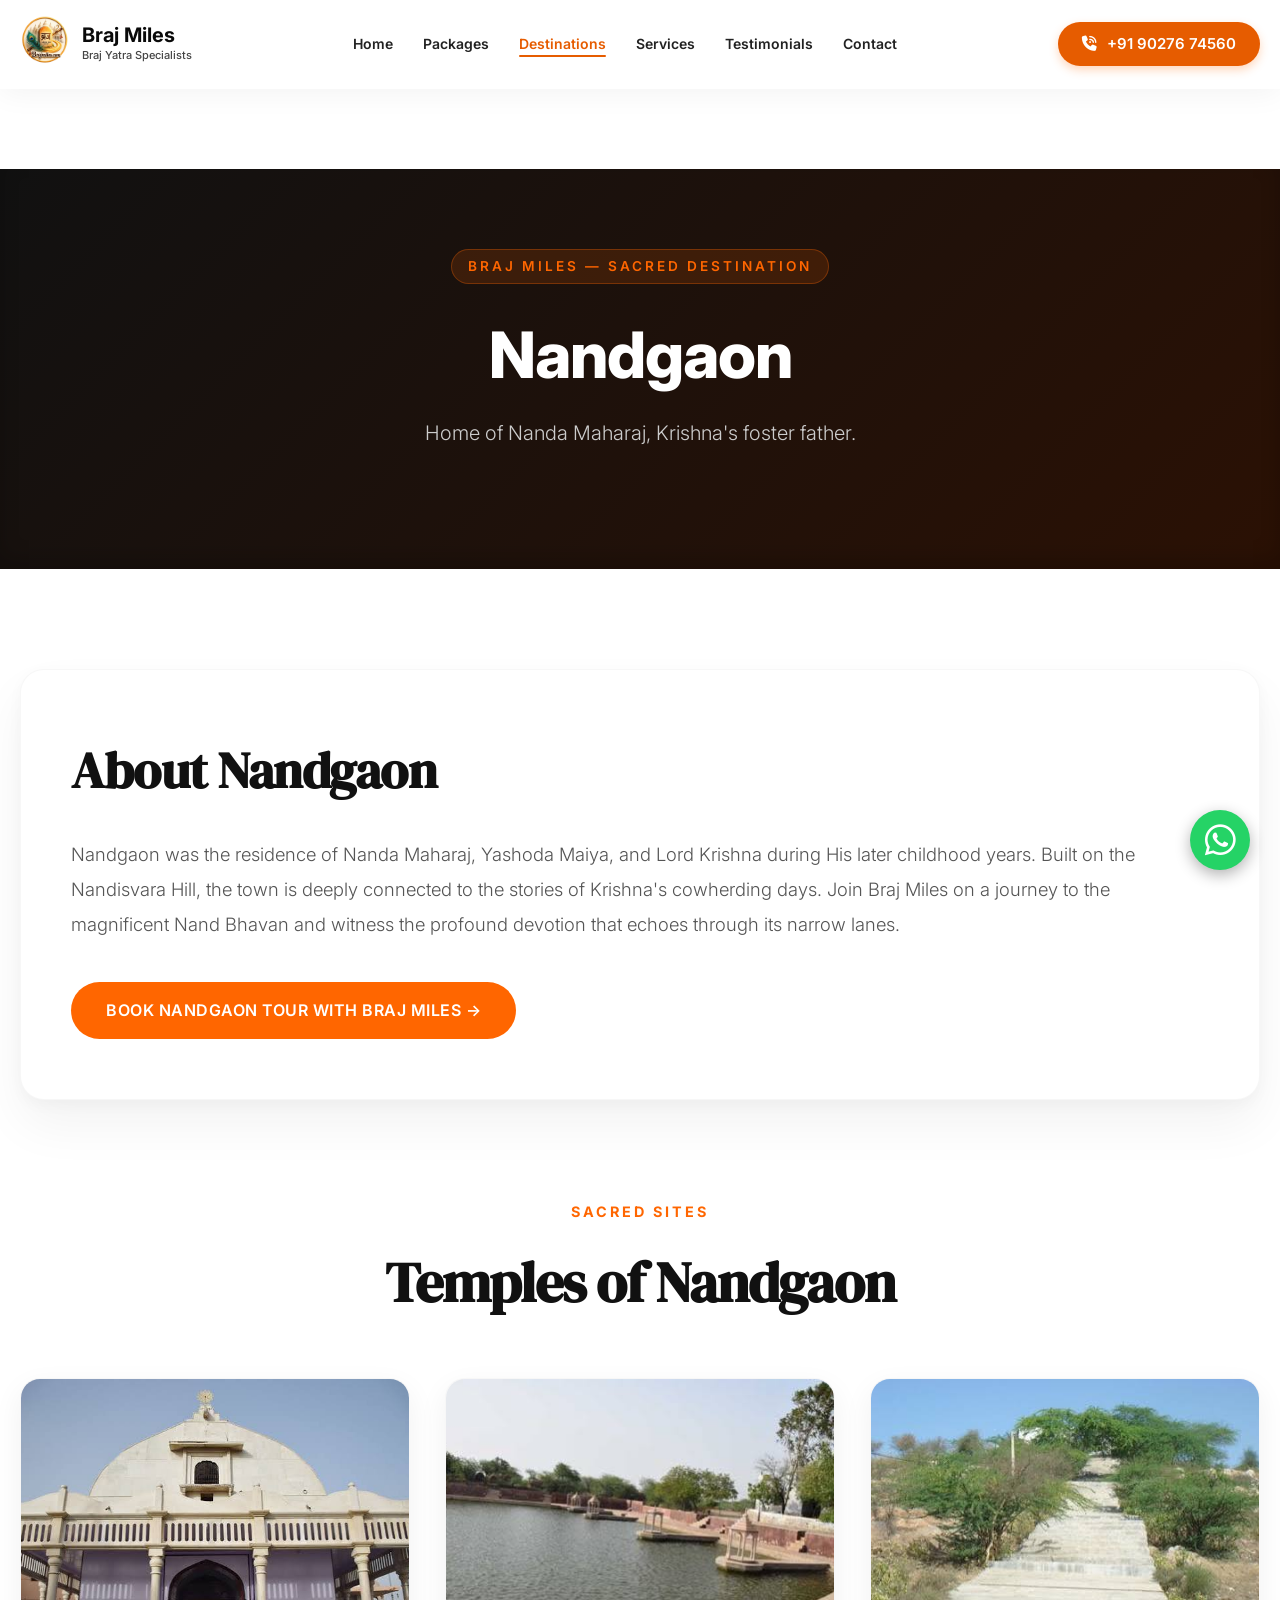
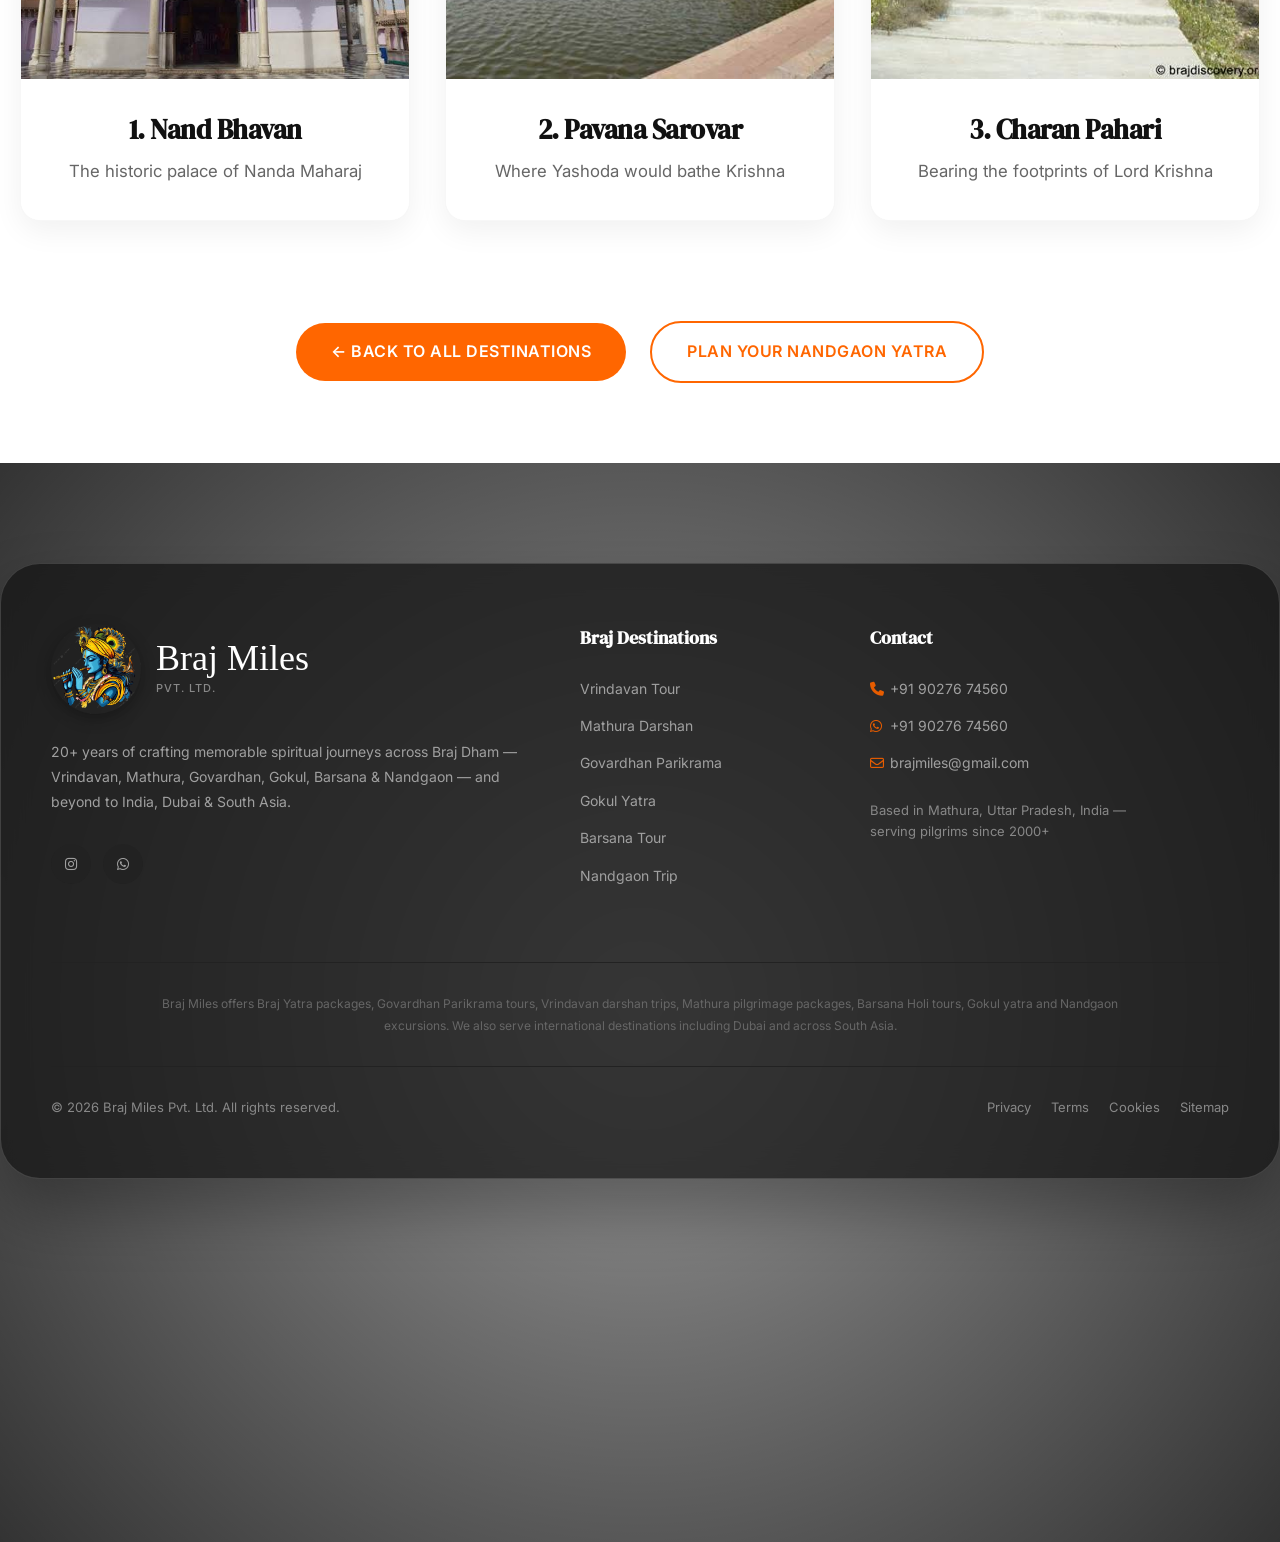
<file: nandgaon.html>
<!DOCTYPE html>
<html lang="en">
<head>
  <meta charset="UTF-8">
  <meta name="viewport" content="width=device-width, initial-scale=1.0">
  <title>Braj Miles | Nandgaon</title>
  <link rel="stylesheet" href="style.css">
  <link rel="preconnect" href="https://fonts.googleapis.com">
  <link rel="preconnect" href="https://fonts.gstatic.com" crossorigin>
  <link href="https://fonts.googleapis.com/css2?family=DM+Serif+Display:ital@0;1&family=Inter:wght@300;400;500;600;700;800&display=swap" rel="stylesheet">
  <link rel="stylesheet" href="https://cdnjs.cloudflare.com/ajax/libs/font-awesome/6.4.0/css/all.min.css">
</head>
<body>
  <header class="header">
    <div class="container header-container">
      <div class="logo">
        <div class="logo-icon"><img src="image_from_https_www.brajmiles.com_assets_brajmiles_logo_dpia7wfv.png" alt="Braj Miles Logo"></div>
        <div class="logo-text"><h1>Braj Miles</h1><p>Braj Yatra Specialists</p></div>
      </div>
      <nav class="nav">
        <ul>
          <li><a href="index.html">Home</a></li>
          <li><a href="packages.html">Packages</a></li>
          <li><a href="destinations.html" class="active">Destinations</a></li>
          <li><a href="services.html">Services</a></li>
          <li><a href="testimonials.html">Testimonials</a></li>
          <li><a href="contact.html">Contact</a></li>
        </ul>
      </nav>
      <div class="header-actions">
        <a href="tel:+919027674560" class="btn-cta"><i class="fa-solid fa-phone-volume"></i> <span class="hide-on-mobile">+91 90276 74560</span></a>
        <div class="hamburger" onclick="document.querySelector('.nav').classList.toggle('active')"><i class="fa-solid fa-bars"></i></div>
      </div>
    </div>
  </header>
  <main>
    <section class="dest-hero">
      <div class="dest-hero-overlay"></div>
      <div class="dest-hero-content text-center">
        <span class="subtitle" style="color: #ff914d; letter-spacing: 2px; font-weight: bold; display: block; margin-bottom: 15px;">BRAJ MILES &mdash; SACRED DESTINATION</span>
        <h1 style="font-size: 5rem; margin-bottom: 20px;">Nandgaon</h1>
        <p style="font-size: 1.5rem;">Home of Nanda Maharaj, Krishna's foster father.</p>
      </div>
    </section>
    <section class="dest-about bg-light" style="padding-top: 100px; padding-bottom: 100px;">
      <div class="container dest-about-container">
        <div class="about-card bg-white reveal">
          <h2 style="font-size: 2.5rem; color: #222;">About Nandgaon</h2>
          <p style="font-size: 1.15rem; color: #555; margin-bottom: 40px; line-height: 1.9;">Nandgaon was the residence of Nanda Maharaj, Yashoda Maiya, and Lord Krishna during His later childhood years. Built on the Nandisvara Hill, the town is deeply connected to the stories of Krishna's cowherding days. Join Braj Miles on a journey to the magnificent Nand Bhavan and witness the profound devotion that echoes through its narrow lanes.</p>
          <a href="https://wa.me/919027674560?text=Hari%20Bol!%20I%20would%20like%20to%20plan%20a%20Braj%20Yatra%20with%20Braj%20Miles." target="_blank" class="btn-primary" style="padding: 15px 35px; background: #FF6600; color: white; text-decoration: none; border-radius: 30px; font-weight: bold; display: inline-block;">Book Nandgaon Tour with Braj Miles &rarr;</a>
        </div>
      </div>
    </section>
    <section class="dest-sites" style="padding-bottom: 100px;">
      <div class="container dest-sites-container">
        <div class="section-header center-header reveal" style="text-align: center; margin-bottom: 50px;">
          <span class="subtitle" style="color: #FF6600; font-size: 0.9rem; letter-spacing: 2px; font-weight: bold; text-transform: uppercase;">SACRED SITES</span>
          <h2 style="font-family: 'DM Serif Display', serif; font-size: 3.5rem; margin-top: 15px; color: #111;">Temples of Nandgaon</h2>
        </div>
        <div class="sites-grid" style="display: grid; grid-template-columns: repeat(auto-fit, minmax(320px, 1fr)); gap: 40px;">
          <div class="site-card reveal" style="background: white; border-radius: 20px; overflow: hidden; box-shadow: 0 10px 30px rgba(0,0,0,0.08); text-align: center;">
            <img src="1. Nand Bhavan.jpg" alt="1. Nand Bhavan" style="width: 100%; height: 280px; object-fit: cover;">
            <div class="site-card-content" style="padding: 30px 20px;">
              <h4 style="font-family: 'DM Serif Display', serif; font-size: 1.4rem; color: #222; margin-bottom: 10px;">1. Nand Bhavan</h4>
              <p style="color: #666; font-size: 1rem;">The historic palace of Nanda Maharaj</p>
            </div>
          </div>
          <div class="site-card reveal" style="background: white; border-radius: 20px; overflow: hidden; box-shadow: 0 10px 30px rgba(0,0,0,0.08); text-align: center;">
            <img src="2. Pavana Sarovar.jpg" alt="2. Pavana Sarovar" style="width: 100%; height: 280px; object-fit: cover;">
            <div class="site-card-content" style="padding: 30px 20px;">
              <h4 style="font-family: 'DM Serif Display', serif; font-size: 1.4rem; color: #222; margin-bottom: 10px;">2. Pavana Sarovar</h4>
              <p style="color: #666; font-size: 1rem;">Where Yashoda would bathe Krishna</p>
            </div>
          </div>
          <div class="site-card reveal" style="background: white; border-radius: 20px; overflow: hidden; box-shadow: 0 10px 30px rgba(0,0,0,0.08); text-align: center;">
            <img src="3. Charan Pahari.jpg" alt="3. Charan Pahari" style="width: 100%; height: 280px; object-fit: cover;">
            <div class="site-card-content" style="padding: 30px 20px;">
              <h4 style="font-family: 'DM Serif Display', serif; font-size: 1.4rem; color: #222; margin-bottom: 10px;">3. Charan Pahari</h4>
              <p style="color: #666; font-size: 1rem;">Bearing the footprints of Lord Krishna</p>
            </div>
          </div>
        </div>
      </div>
    </section>
    <div class="bottom-action text-center mt-5 mb-5 reveal" style="padding-bottom: 80px; text-align: center;">
      <a href="destinations.html" class="btn-primary" style="padding: 15px 35px; background: #FF6600; color: white; text-decoration: none; border-radius: 30px; font-weight: bold; display: inline-block;">&larr; Back to all destinations</a>
      <a href="https://wa.me/919027674560?text=Hari%20Bol!%20I%20would%20like%20to%20plan%20a%20Braj%20Yatra%20with%20Braj%20Miles." target="_blank" class="btn-secondary-outline" style="padding: 15px 35px; border: 2px solid #FF6600; color: #FF6600; text-decoration: none; border-radius: 30px; font-weight: bold; display: inline-block; margin-left: 20px;">Plan your Nandgaon yatra</a>
    </div>
  </main>
  <!-- Footer Section -->
  <footer class="footer">
    <div class="container">
      <div class="footer-grid">
        <!-- Column 1 -->
        <div class="footer-col brand-col">
          <div class="footer-logo">
            <img src="pngtree-lord-krishna-colourul-vector-image-white-background-png-image_17072456.png"
              alt="Braj Miles Logo">
            <div class="logo-text">
              <h3>Braj Miles</h3>
              <p>PVT. LTD.</p>
            </div>
          </div>
          <p class="brand-desc">20+ years of crafting memorable spiritual journeys across Braj Dham &mdash; Vrindavan,
            Mathura, Govardhan, Gokul, Barsana &amp; Nandgaon &mdash; and beyond to India, Dubai &amp; South Asia.</p>
          <div class="social-links">
            <a href="https://www.instagram.com/brajmiles/" target="_blank"><i class="fa-brands fa-instagram"></i></a>
            <a href="https://wa.me/919027674560" target="_blank" rel="noopener noreferrer"><i class="fa-brands fa-whatsapp"></i></a>
          </div>
        </div>

        <!-- Column 2 -->
        <div class="footer-col">
          <h4>Braj Destinations</h4>
          <ul>
            <li><a href="vrindavan.html">Vrindavan Tour</a></li>
            <li><a href="mathura.html">Mathura Darshan</a></li>
            <li><a href="govardhan.html">Govardhan Parikrama</a></li>
            <li><a href="gokul.html">Gokul Yatra</a></li>
            <li><a href="barsana.html">Barsana Tour</a></li>
            <li><a href="nandgaon.html">Nandgaon Trip</a></li>
          </ul>
        </div>

        <!-- Column 4 -->
        <div class="footer-col contact-col">
          <h4>Contact</h4>
          <ul>
            <li><a href="tel:+919027674560"><i class="fa-solid fa-phone"></i> +91 90276 74560</a></li>
            <li><a href="https://wa.me/919027674560" target="_blank" rel="noopener noreferrer"><i class="fa-brands fa-whatsapp"></i> +91 90276 74560</a></li>
            <li><a href="mailto:brajmiles@gmail.com"><i class="fa-regular fa-envelope"></i> brajmiles@gmail.com</a></li>
          </ul>
          <p class="address-desc">Based in Mathura, Uttar Pradesh, India &mdash;<br>serving pilgrims since 2000+</p>
        </div>
      </div>

      <div class="footer-seo-text">
        <p>Braj Miles offers Braj Yatra packages, Govardhan Parikrama tours, Vrindavan darshan trips, Mathura pilgrimage
          packages, Barsana Holi tours, Gokul yatra and Nandgaon excursions. We also serve international destinations
          including Dubai and across South Asia.</p>
      </div>

      <div class="footer-bottom">
        <p>&copy; 2026 Braj Miles Pvt. Ltd. All rights reserved.</p>
        <div class="footer-legal">
          <a href="#">Privacy</a>
          <a href="#">Terms</a>
          <a href="#">Cookies</a>
          <a href="#">Sitemap</a>
        </div>
      </div>
    </div>

    <!-- Massive Color-Changing Brand Text -->
    <div class="massive-brand-text">
      <h2 class="write-reveal">Brajmiles</h2>
    </div>
  </footer>
  <script>
    document.addEventListener("DOMContentLoaded", function () {
      const observer = new IntersectionObserver((entries, obs) => {
        entries.forEach(entry => {
          if (entry.isIntersecting) { entry.target.classList.add('active'); obs.unobserve(entry.target); }
        });
      }, { threshold: 0.1, rootMargin: "0px 0px -30px 0px" });
      document.querySelectorAll('.reveal, .about-card, .site-card').forEach((el) => {
        el.classList.add('reveal'); observer.observe(el);
      });
    });
  </script>
    <!-- Floating WhatsApp CTA -->
    <a href="https://wa.me/919027674560?text=Hari%20Bol!%20I%20would%20like%20to%20plan%20a%20Braj%20Yatra%20with%20Braj%20Miles." target="_blank" style="position: fixed; bottom: 30px; right: 30px; background: #25D366; color: white; width: 60px; height: 60px; border-radius: 50%; display: flex; align-items: center; justify-content: center; font-size: 35px; box-shadow: 0 5px 15px rgba(0,0,0,0.3); z-index: 9999; transition: transform 0.3s ease; text-decoration: none;" onmouseover="this.style.transform='scale(1.1)'" onmouseout="this.style.transform='scale(1)'">
      <i class="fa-brands fa-whatsapp"></i>
    </a>
    </body>
</html>
</file>
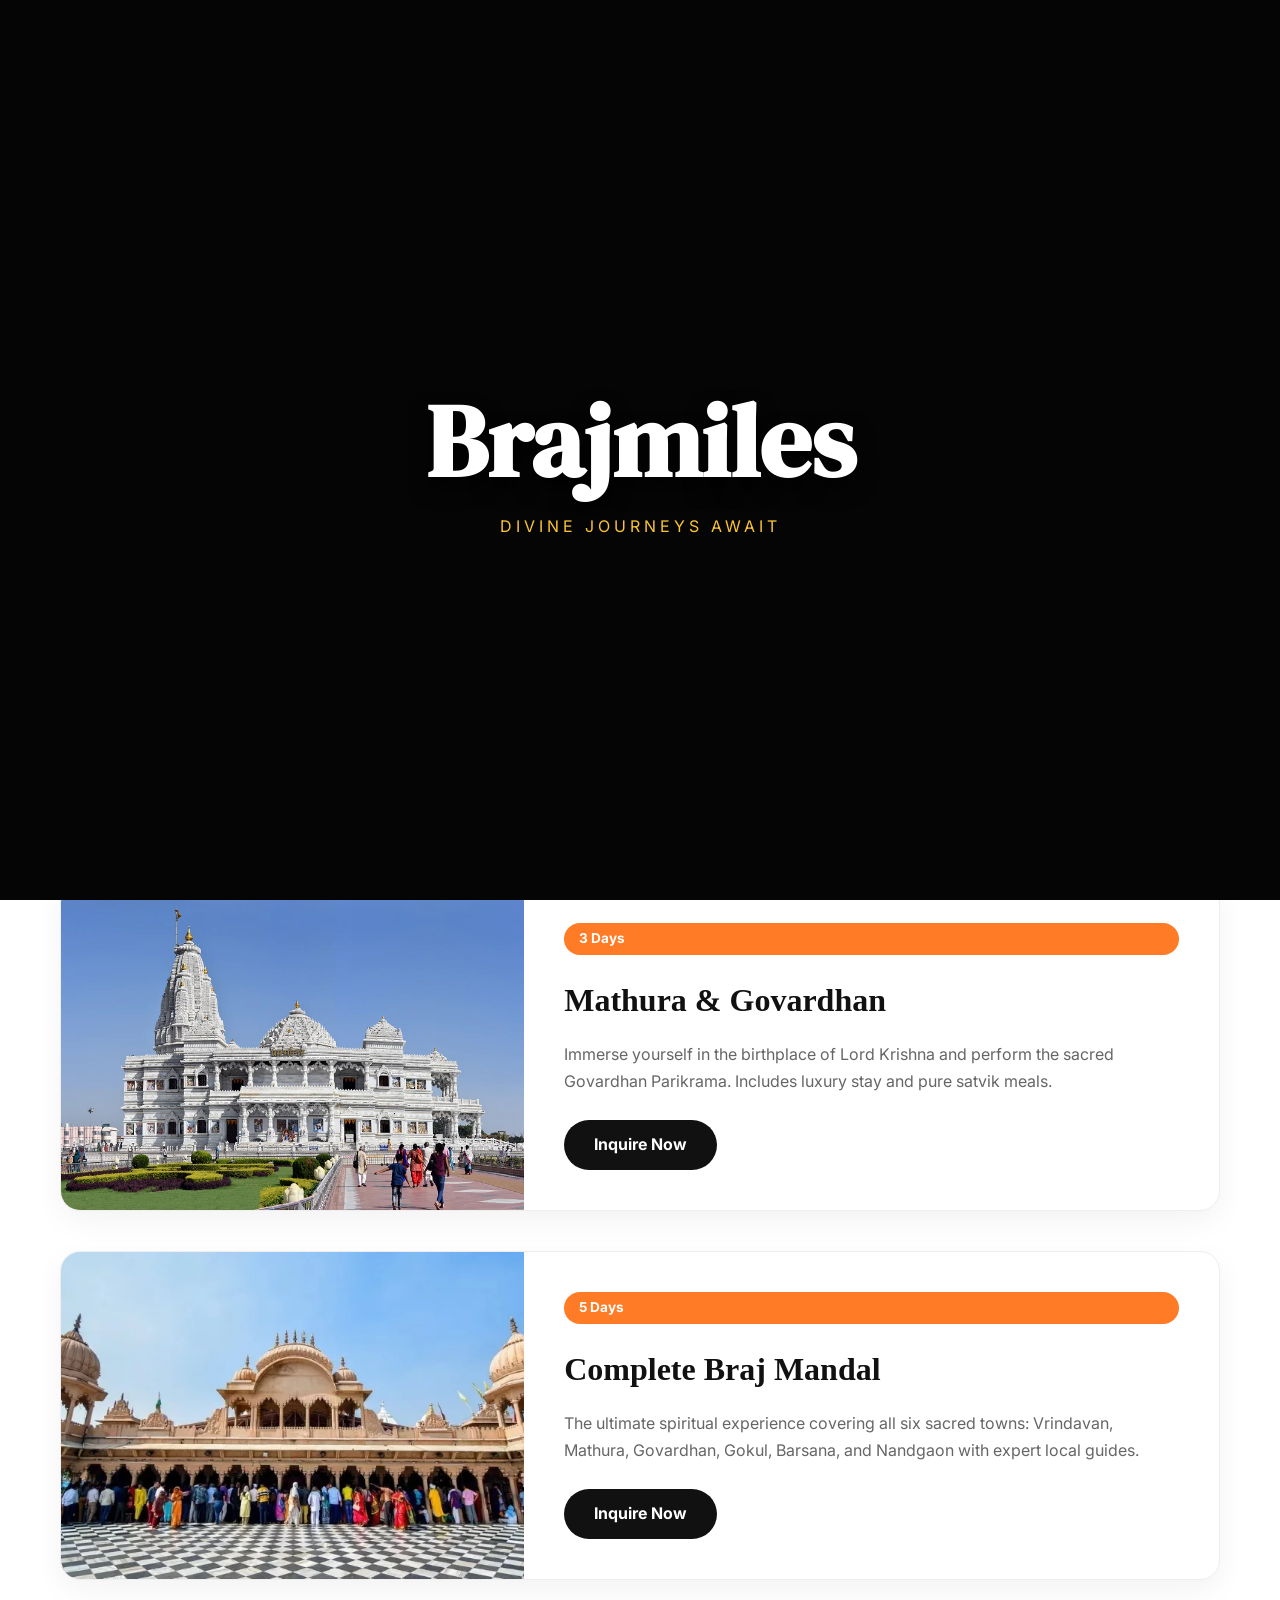
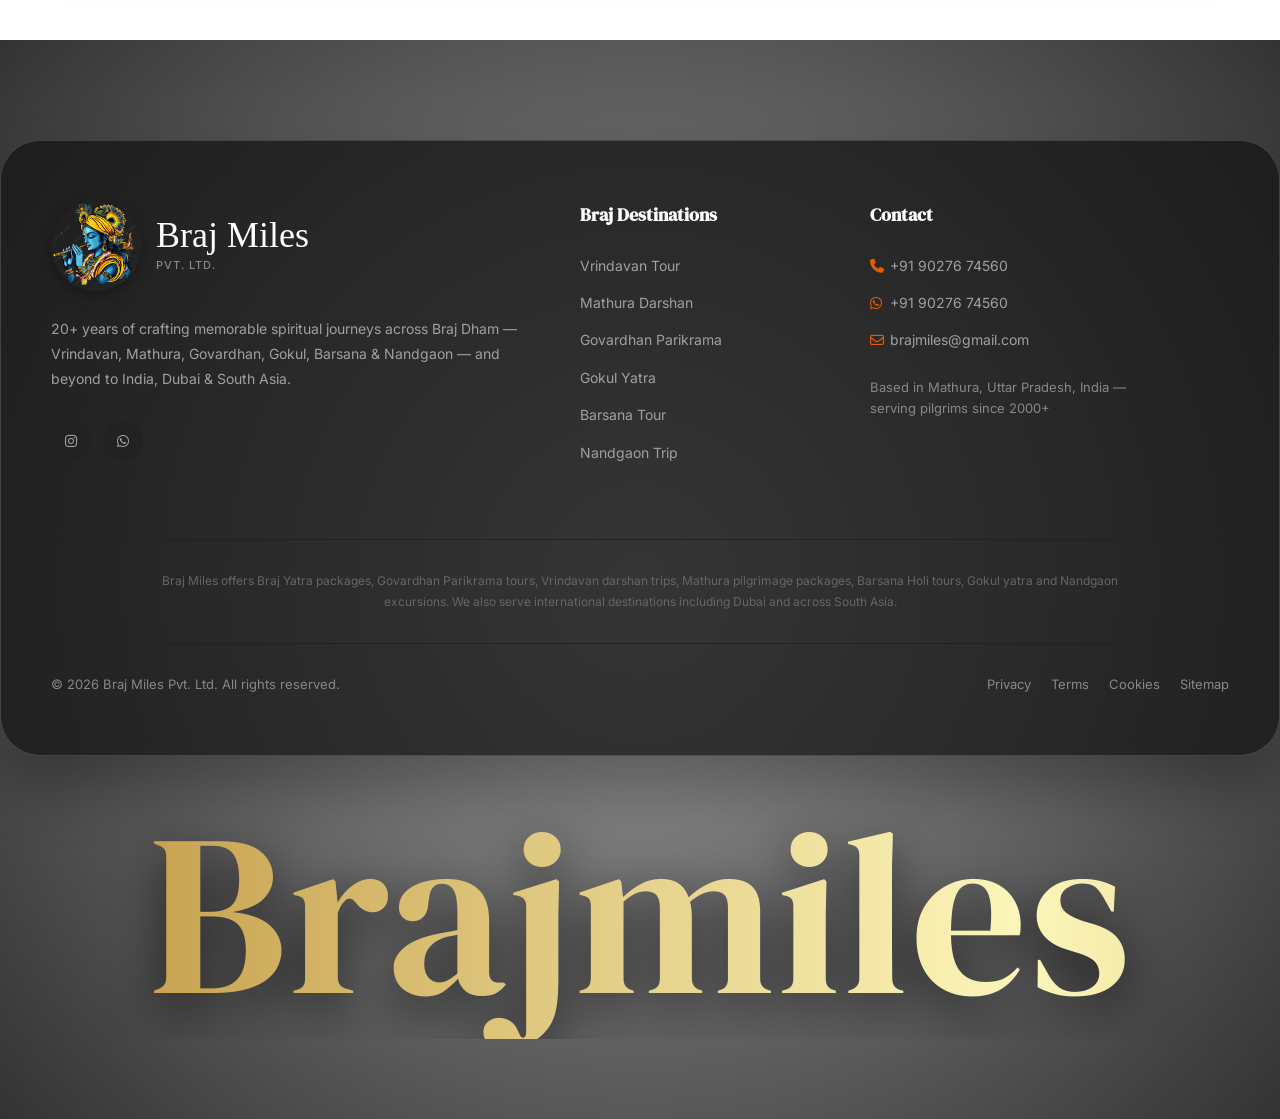
<file: packages.html>
<!DOCTYPE html>
<html lang="en">

<head>
  <meta charset="UTF-8">
  <meta name="viewport" content="width=device-width, initial-scale=1.0">
  <title>Braj Miles | Tour Packages to Vrindavan</title>
  <link rel="stylesheet" href="style.css">
  <link rel="preconnect" href="https://fonts.googleapis.com">
  <link rel="preconnect" href="https://fonts.gstatic.com" crossorigin>
  <link href="https://fonts.googleapis.com/css2?family=DM+Serif+Display:ital@0;1&family=Inter:wght@300;400;500;600;700;800&display=swap" rel="stylesheet">
  <!-- Font Awesome for Icons -->
  <link rel="stylesheet" href="https://cdnjs.cloudflare.com/ajax/libs/font-awesome/6.4.0/css/all.min.css">
</head>

<body>
  <!-- Preloader Screen -->
  <div id="preloader">
    <video autoplay muted loop playsinline class="preloader-video">
      <source src="InShot_20260904_194010631.mp4" type="video/mp4">
    </video>
    <div class="preloader-overlay">
      <h1 class="preloader-text">Brajmiles</h1>
      <p class="preloader-subtext">Divine Journeys Await</p>
    </div>
  </div>

  <!-- Top Announcement Bar -->
  <div class="top-bar">
    <div class="marquee-container">
      <div class="marquee-content">
        <span><i class="fa-solid fa-diamond"></i> Vrindavan Yatra</span>
        <span><i class="fa-solid fa-diamond"></i> Govardhan Parikrama</span>
        <span><i class="fa-solid fa-diamond"></i> Mathura Darshan</span>
        <span><i class="fa-solid fa-diamond"></i> Barsana Holi</span>
        <span><i class="fa-solid fa-diamond"></i> Gokul Tour</span>
        <span><i class="fa-solid fa-diamond"></i> Nandgaon Trip</span>
        <span><i class="fa-solid fa-diamond"></i> Braj Miles</span>
        <span><i class="fa-solid fa-diamond"></i> Welcome to Braj Bhoomi</span>
      </div>
    </div>
  </div>

  <!-- Header / Navbar -->
  <header class="header">
    <div class="container header-container">
      <!-- Logo -->
      <div class="logo">
        <div class="logo-icon">
          <img src="image_from_https_www.brajmiles.com_assets_brajmiles_logo_dpia7wfv.png"
            alt="Braj Miles Logo">
        </div>
        <div class="logo-text">
          <h1>Braj Miles</h1>
          <p>Braj Yatra Specialists</p>
        </div>
      </div>

      <!-- Navigation -->
      <nav class="nav">
        <ul>
          <li><a href="index.html" >Home</a></li>
          <li><a href="packages.html" class="active">Packages</a></li>
          <li><a href="destinations.html">Destinations</a></li>
          <li><a href="services.html">Services</a></li>
          <li><a href="testimonials.html">Testimonials</a></li>
          <li><a href="contact.html">Contact</a></li>
        </ul>
      </nav>

      <div class="header-actions">
        <!-- CTA Button -->
        <a href="tel:+919027674560" class="btn-cta">
          <i class="fa-solid fa-phone-volume"></i> <span class="hide-on-mobile">+91 90276 74560</span>
        </a>
        <!-- Hamburger Icon -->
        <div class="hamburger" onclick="document.querySelector('.nav').classList.toggle('active')">
          <i class="fa-solid fa-bars"></i>
        </div>
      </div>
    </div>
  </header>
    <style>
      .page-hero { background: linear-gradient(135deg, rgba(255,123,37,0.1), rgba(255,123,37,0.05)); padding: 80px 20px; text-align: center; border-bottom: 1px solid #eee; }
      .page-hero h1 { font-family: Georgia, serif; font-size: 3.5rem; color: #111; margin-bottom: 15px; }
      .page-hero p { font-size: 1.2rem; color: #666; max-width: 700px; margin: 0 auto; }
      
      .package-list { max-width: 1200px; margin: 60px auto; padding: 0 20px; display: flex; flex-direction: column; gap: 40px; }
      .package-row { display: flex; background: #fff; border-radius: 20px; overflow: hidden; box-shadow: 0 10px 30px rgba(0,0,0,0.05); border: 1px solid #eee; }
      .package-img { flex: 0 0 40%; min-height: 300px; background-size: cover; background-position: center; }
      .package-info { flex: 1; padding: 40px; display: flex; flex-direction: column; justify-content: center; }
      .package-info h3 { font-family: Georgia, serif; font-size: 2rem; margin-bottom: 15px; color: #111; }
      .package-info .duration { display: inline-block; background: #ff7b25; color: white; padding: 5px 15px; border-radius: 20px; font-size: 0.85rem; font-weight: bold; margin-bottom: 20px; }
      .package-info p { color: #666; margin-bottom: 25px; line-height: 1.7; }
      .package-info .btn-book { align-self: flex-start; background: #111; color: #fff; padding: 12px 30px; border-radius: 30px; font-weight: bold; text-decoration: none; transition: background 0.3s; }
      .package-info .btn-book:hover { background: #ff7b25; }
      
      @media (max-width: 768px) {
        .page-hero { padding: 40px 20px; }
        .page-hero h1 { font-size: 2.5rem; }
        .package-row { flex-direction: column; }
        .package-img { min-height: 250px; }
        .package-info { padding: 25px; }
        .package-info h3 { font-size: 1.5rem; }
      }
    </style>
    
    <main>
      <div class="page-hero reveal">
        <h1>Braj Yatra Packages</h1>
        <p>Carefully crafted itineraries for your spiritual journey across the sacred lands of Braj Bhoomi.</p>
      </div>
      
      <div class="package-list">
        <div class="package-row reveal-left">
          <div class="package-img" style="background-image: url('Vrindavan Tour.jfif');"></div>
          <div class="package-info">
            <span class="duration">1 Day</span>
            <h3>Vrindavan Darshan</h3>
            <p>A focused day trip covering the essential temples of Vrindavan including Banke Bihari, Prem Mandir, and Nidhivan. Perfect for quick weekend visits.</p>
            <a href="https://wa.me/919027674560?text=Hari%20Bol!%20I%20would%20like%20to%20plan%20a%20Braj%20Yatra%20with%20Braj%20Miles." target="_blank" class="btn-book">Inquire Now</a>
          </div>
        </div>
        
        <div class="package-row reveal-left">
          <div class="package-img" style="background-image: url('Mathura-Vrindavan-Spiritual-haven-for-devotees-Prem-Mandir-Image-3.webp');"></div>
          <div class="package-info">
            <span class="duration">3 Days</span>
            <h3>Mathura & Govardhan</h3>
            <p>Immerse yourself in the birthplace of Lord Krishna and perform the sacred Govardhan Parikrama. Includes luxury stay and pure satvik meals.</p>
            <a href="https://wa.me/919027674560?text=Hari%20Bol!%20I%20would%20like%20to%20plan%20a%20Braj%20Yatra%20with%20Braj%20Miles." target="_blank" class="btn-book">Inquire Now</a>
          </div>
        </div>
        
        <div class="package-row reveal-left">
          <div class="package-img" style="background-image: url('barsana.webp');"></div>
          <div class="package-info">
            <span class="duration">5 Days</span>
            <h3>Complete Braj Mandal</h3>
            <p>The ultimate spiritual experience covering all six sacred towns: Vrindavan, Mathura, Govardhan, Gokul, Barsana, and Nandgaon with expert local guides.</p>
            <a href="https://wa.me/919027674560?text=Hari%20Bol!%20I%20would%20like%20to%20plan%20a%20Braj%20Yatra%20with%20Braj%20Miles." target="_blank" class="btn-book">Inquire Now</a>
          </div>
        </div>
      </div>
    </main>
<footer class="footer">
    <div class="container">
      <div class="footer-grid">
        <!-- Column 1 -->
        <div class="footer-col brand-col">
          <div class="footer-logo">
            <img src="pngtree-lord-krishna-colourul-vector-image-white-background-png-image_17072456.png" alt="Braj Miles Logo">
            <div class="logo-text">
              <h3>Braj Miles</h3>
              <p>PVT. LTD.</p>
            </div>
          </div>
          <p class="brand-desc">20+ years of crafting memorable spiritual journeys across Braj Dham &mdash; Vrindavan, Mathura, Govardhan, Gokul, Barsana &amp; Nandgaon &mdash; and beyond to India, Dubai &amp; South Asia.</p>
          <div class="social-links">
            <a href="https://www.instagram.com/brajmiles/" target="_blank"><i class="fa-brands fa-instagram"></i></a>
            <a href="https://wa.me/919027674560" target="_blank" rel="noopener noreferrer"><i class="fa-brands fa-whatsapp"></i></a>
          </div>
        </div>

        <!-- Column 2 -->
        <div class="footer-col">
          <h4>Braj Destinations</h4>
          <ul>
            <li><a href="vrindavan.html">Vrindavan Tour</a></li>
            <li><a href="mathura.html">Mathura Darshan</a></li>
            <li><a href="govardhan.html">Govardhan Parikrama</a></li>
            <li><a href="gokul.html">Gokul Yatra</a></li>
            <li><a href="barsana.html">Barsana Tour</a></li>
            <li><a href="nandgaon.html">Nandgaon Trip</a></li>
          </ul>
        </div>



        <!-- Column 4 -->
        <div class="footer-col contact-col">
          <h4>Contact</h4>
          <ul>
            <li><a href="tel:+919027674560"><i class="fa-solid fa-phone"></i> +91 90276 74560</a></li>
            <li><a href="https://wa.me/919027674560" target="_blank" rel="noopener noreferrer"><i class="fa-brands fa-whatsapp"></i> +91 90276 74560</a></li>
            <li><a href="mailto:brajmiles@gmail.com"><i class="fa-regular fa-envelope"></i> brajmiles@gmail.com</a></li>
          </ul>
          <p class="address-desc">Based in Mathura, Uttar Pradesh, India &mdash;<br>serving pilgrims since 2000+</p>
        </div>
      </div>

      <div class="footer-seo-text">
        <p>Braj Miles offers Braj Yatra packages, Govardhan Parikrama tours, Vrindavan darshan trips, Mathura pilgrimage packages, Barsana Holi tours, Gokul yatra and Nandgaon excursions. We also serve international destinations including Dubai and across South Asia.</p>
      </div>

      <div class="footer-bottom">
        <p>&copy; 2026 Braj Miles Pvt. Ltd. All rights reserved.</p>
        <div class="footer-legal">
          <a href="#">Privacy</a>
          <a href="#">Terms</a>
          <a href="#">Cookies</a>
          <a href="#">Sitemap</a>
        </div>
      </div>
    </div>

    <!-- Massive Color-Changing Brand Text -->
    <div class="massive-brand-text">
      <h2 class="write-reveal">Brajmiles</h2>
    </div>
  </footer>

  <script>
    // Preloader Logic
    window.addEventListener('load', function() {
      const preloader = document.getElementById('preloader');
      // Keep it up for 3.5 seconds to show the video, then fade out
      setTimeout(() => {
        preloader.classList.add('fade-out');
        // Remove from DOM after fade animation completes
        setTimeout(() => {
          preloader.style.display = 'none';
        }, 1000);
      }, 3500);
    });
  </script>
  <script>
    // Universal Scroll Reveal Animations
    document.addEventListener("DOMContentLoaded", function() {
      const observer = new IntersectionObserver((entries, obs) => {
        entries.forEach(entry => {
          if (entry.isIntersecting) {
            entry.target.classList.add('active');
            obs.unobserve(entry.target);
          }
        });
      }, { threshold: 0.1, rootMargin: "0px 0px -30px 0px" });

      // Auto-target elements for animation across ALL pages
      const elementsToAnimate = document.querySelectorAll(
        'section h2, section h3, section p, .btn-cta, .btn-white, .btn-minimal-subscribe, ' +
        '.service-card, .bento-card, .destination-item, .feature-card, .testimonial-card, ' +
        '.premium-testimonial-card, .footer-col, .contact-info-panel, .contact-form-panel, .package-row, .dest-item, .review-card'
      );
      
      elementsToAnimate.forEach((el, index) => {
        if (!el.className.match(/reveal/)) {
            // Stagger siblings based on their position in the DOM
            const siblingIndex = Array.from(el.parentNode.children).indexOf(el);
            if (siblingIndex > 0 && siblingIndex < 10) {
               el.style.transitionDelay = (siblingIndex * 0.1) + 's';
            }
            
            // Assign animation type
            if (el.classList.contains('bento-wide-card')) el.classList.add('reveal-left');
            else if (el.classList.contains('bento-span-2')) el.classList.add('reveal-right');
            else if (el.classList.contains('destination-item') || el.classList.contains('footer-col')) el.classList.add('reveal-zoom');
            else el.classList.add('reveal');
        }
        observer.observe(el);
      });
      
      // Observe any manually added reveal classes
      document.querySelectorAll('.reveal, .reveal-left, .reveal-right, .reveal-zoom, .write-reveal').forEach(el => {
        observer.observe(el);
      });
    });
  </script>
    <!-- Floating WhatsApp CTA -->
    <a href="https://wa.me/919027674560?text=Hari%20Bol!%20I%20would%20like%20to%20plan%20a%20Braj%20Yatra%20with%20Braj%20Miles." target="_blank" style="position: fixed; bottom: 30px; right: 30px; background: #25D366; color: white; width: 60px; height: 60px; border-radius: 50%; display: flex; align-items: center; justify-content: center; font-size: 35px; box-shadow: 0 5px 15px rgba(0,0,0,0.3); z-index: 9999; transition: transform 0.3s ease; text-decoration: none;" onmouseover="this.style.transform='scale(1.1)'" onmouseout="this.style.transform='scale(1)'">
      <i class="fa-brands fa-whatsapp"></i>
    </a>
    </body>

</html>
</file>
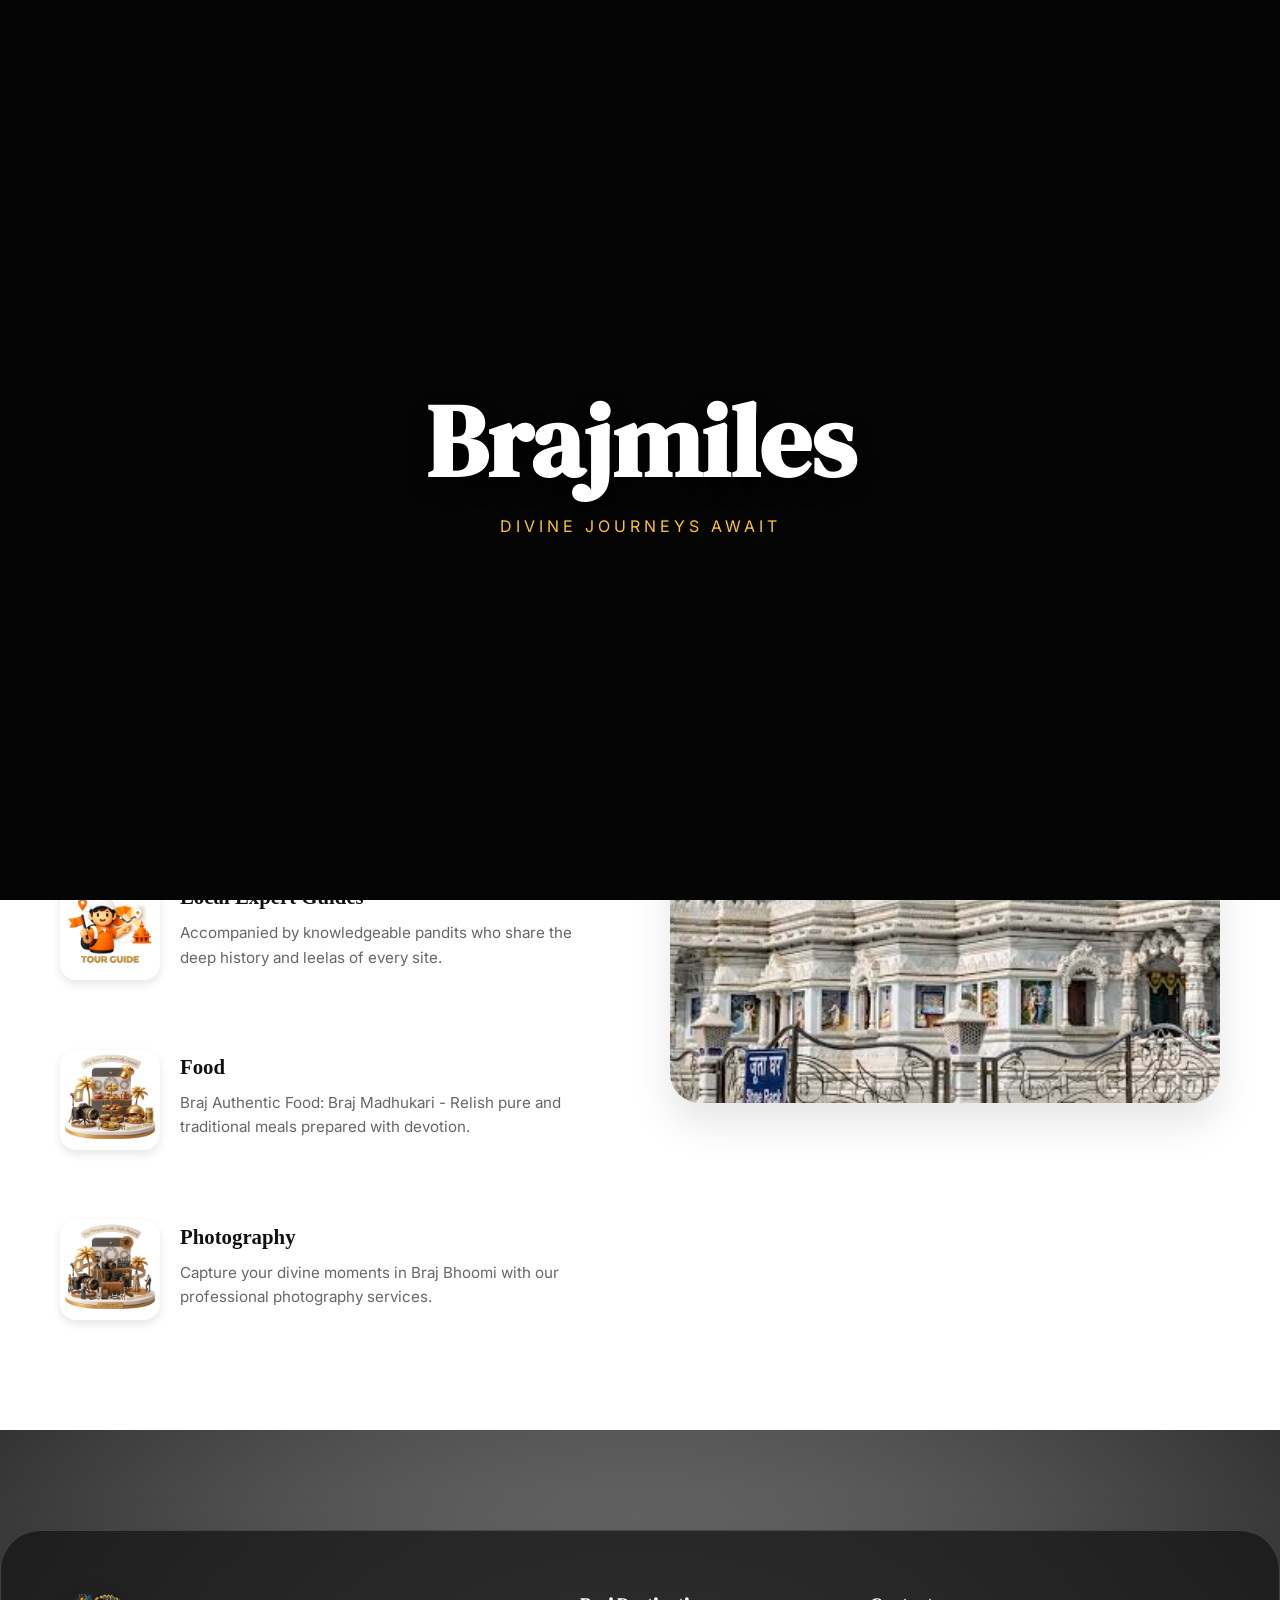
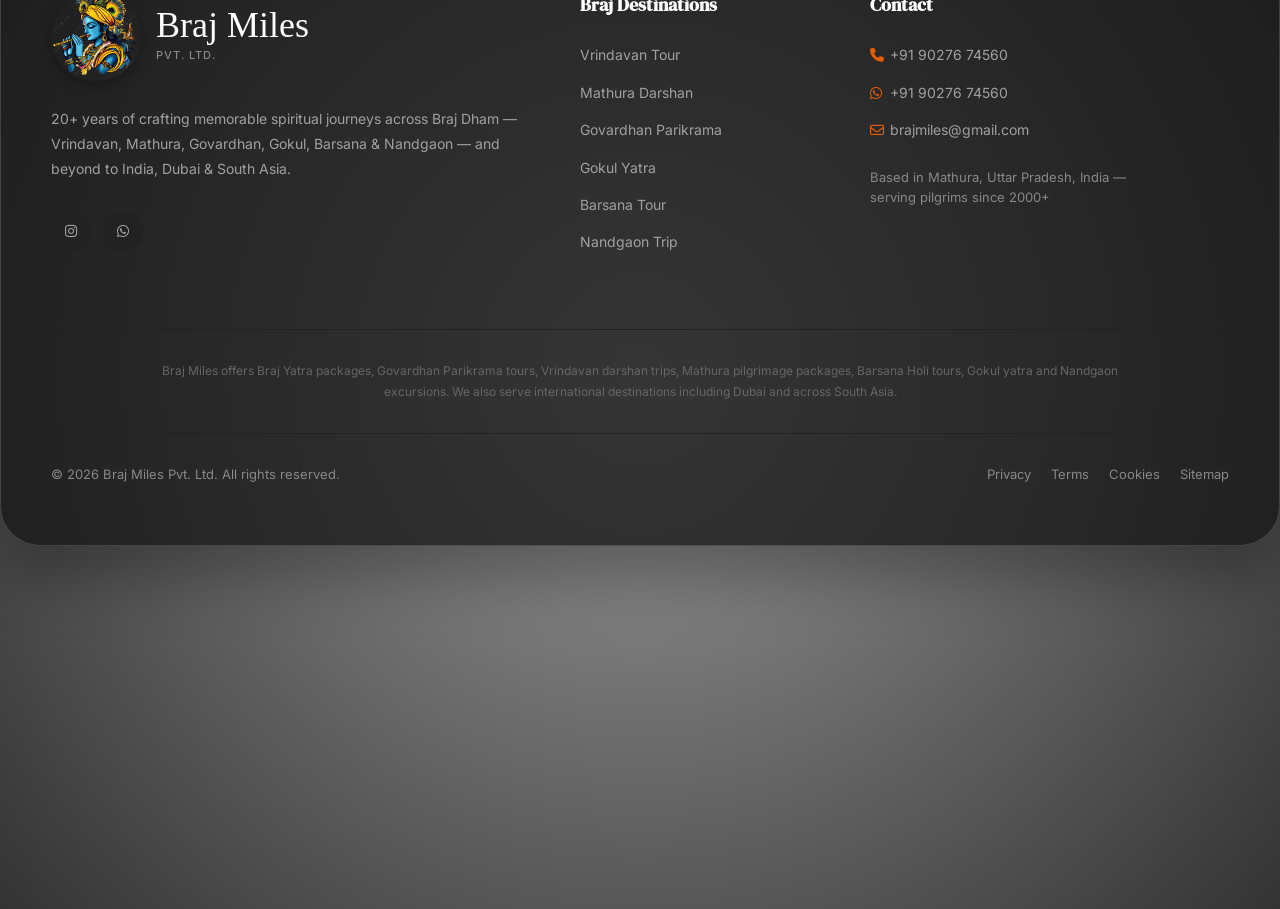
<file: services.html>
<!DOCTYPE html>
<html lang="en">

<head>
  <meta charset="UTF-8">
  <meta name="viewport" content="width=device-width, initial-scale=1.0">
  <title>Braj Miles | Tour Packages to Vrindavan</title>
  <link rel="stylesheet" href="style.css">
  <link rel="preconnect" href="https://fonts.googleapis.com">
  <link rel="preconnect" href="https://fonts.gstatic.com" crossorigin>
  <link href="https://fonts.googleapis.com/css2?family=DM+Serif+Display:ital@0;1&family=Inter:wght@300;400;500;600;700;800&display=swap" rel="stylesheet">
  <!-- Font Awesome for Icons -->
  <link rel="stylesheet" href="https://cdnjs.cloudflare.com/ajax/libs/font-awesome/6.4.0/css/all.min.css">
</head>

<body>
  <!-- Preloader Screen -->
  <div id="preloader">
    <video autoplay muted loop playsinline class="preloader-video">
      <source src="InShot_20260904_194010631.mp4" type="video/mp4">
    </video>
    <div class="preloader-overlay">
      <h1 class="preloader-text">Brajmiles</h1>
      <p class="preloader-subtext">Divine Journeys Await</p>
    </div>
  </div>

  <!-- Top Announcement Bar -->
  <div class="top-bar">
    <div class="marquee-container">
      <div class="marquee-content">
        <span><i class="fa-solid fa-diamond"></i> Vrindavan Yatra</span>
        <span><i class="fa-solid fa-diamond"></i> Govardhan Parikrama</span>
        <span><i class="fa-solid fa-diamond"></i> Mathura Darshan</span>
        <span><i class="fa-solid fa-diamond"></i> Barsana Holi</span>
        <span><i class="fa-solid fa-diamond"></i> Gokul Tour</span>
        <span><i class="fa-solid fa-diamond"></i> Nandgaon Trip</span>
        <span><i class="fa-solid fa-diamond"></i> Braj Miles</span>
        <span><i class="fa-solid fa-diamond"></i> Welcome to Braj Bhoomi</span>
      </div>
    </div>
  </div>

  <!-- Header / Navbar -->
  <header class="header">
    <div class="container header-container">
      <!-- Logo -->
      <div class="logo">
        <div class="logo-icon">
          <img src="image_from_https_www.brajmiles.com_assets_brajmiles_logo_dpia7wfv.png"
            alt="Braj Miles Logo">
        </div>
        <div class="logo-text">
          <h1>Braj Miles</h1>
          <p>Braj Yatra Specialists</p>
        </div>
      </div>

      <!-- Navigation -->
      <nav class="nav">
        <ul>
          <li><a href="index.html" >Home</a></li>
          <li><a href="packages.html">Packages</a></li>
          <li><a href="destinations.html">Destinations</a></li>
          <li><a href="services.html" class="active">Services</a></li>
          <li><a href="testimonials.html">Testimonials</a></li>
          <li><a href="contact.html">Contact</a></li>
        </ul>
      </nav>

      <div class="header-actions">
        <!-- CTA Button -->
        <a href="tel:+919027674560" class="btn-cta">
          <i class="fa-solid fa-phone-volume"></i> <span class="hide-on-mobile">+91 90276 74560</span>
        </a>
        <!-- Hamburger Icon -->
        <div class="hamburger" onclick="document.querySelector('.nav').classList.toggle('active')">
          <i class="fa-solid fa-bars"></i>
        </div>
      </div>
    </div>
  </header>
    <style>
      .services-layout { max-width: 1200px; margin: 80px auto; padding: 0 20px; display: grid; grid-template-columns: 1fr 1fr; gap: 60px; align-items: center; }
      .services-text h1 { font-family: Georgia, serif; font-size: 3.5rem; color: #111; margin-bottom: 20px; }
      .services-text p { font-size: 1.1rem; color: #666; margin-bottom: 40px; line-height: 1.8; }
      
      .service-list { display: flex; flex-direction: column; gap: 40px; }
      .service-item { display: flex; gap: 20px; }
      .service-image-box { width: 100px; height: 100px; border-radius: 16px; overflow: hidden; flex-shrink: 0; box-shadow: 0 4px 10px rgba(0,0,0,0.1); }
      .service-image-box img { width: 100%; height: 100%; object-fit: cover; }
      .service-item h3 { font-size: 1.3rem; margin-bottom: 8px; color: #111; font-family: Georgia, serif; }
      .service-item p { color: #666; font-size: 0.95rem; line-height: 1.6; }
      
      .services-hero-image { position: relative; border-radius: 30px; overflow: hidden; height: 650px; box-shadow: 0 20px 40px rgba(0,0,0,0.1); }
      .services-hero-image img { width: 100%; height: 100%; object-fit: cover; }
      
      @media (max-width: 992px) { 
        .services-layout { grid-template-columns: 1fr; margin: 40px auto; gap: 40px; } 
        .services-hero-image { height: 400px; order: -1; } 
        .services-text h1 { font-size: 2.5rem; }
      }
      @media (max-width: 480px) {
        .service-item { flex-direction: column; gap: 15px; }
        .service-image-box { width: 100%; height: 150px; }
      }
    </style>
    
    <main>
      <div class="services-layout">
        <div class="services-text reveal-left">
          <h1>Premium Yatra Services</h1>
          <p>We take care of every meticulous detail so that you can focus entirely on your devotion. From the moment you arrive, you are our esteemed guest in Braj.</p>
          
          <div class="service-list">
            <div class="service-item">
              <div class="service-image-box"><img src="service-luxury-stay-DdnNEdYs.png" alt="Stay"></div>
              <div>
                <h3>Hand-picked Accommodation</h3>
                <p>Stay in comfortable, clean, and safe hotels or dharamshalas located conveniently near major temples.</p>
              </div>
            </div>
            
            <div class="service-item">
              <div class="service-image-box"><img src="service-transport-T4AvhFTJ.png" alt="Transport"></div>
              <div>
                <h3>Private Transportation</h3>
                <p>Chauffeur-driven AC vehicles for all your intercity travel and Parikrama routes.</p>
              </div>
            </div>
            

            <div class="service-item">
              <div class="service-image-box"><img src="service-tour-guide-CEt1XfRs.png" alt="Guide"></div>
              <div>
                <h3>Local Expert Guides</h3>
                <p>Accompanied by knowledgeable pandits who share the deep history and leelas of every site.</p>
              </div>
            </div>

            <div class="service-item">
              <div class="service-image-box"><img src="food.png" alt="Food"></div>
              <div>
                <h3>Food</h3>
                <p>Braj Authentic Food: Braj Madhukari - Relish pure and traditional meals prepared with devotion.</p>
              </div>
            </div>

            <div class="service-item">
              <div class="service-image-box"><img src="phot.png" alt="Photography"></div>
              <div>
                <h3>Photography</h3>
                <p>Capture your divine moments in Braj Bhoomi with our professional photography services.</p>
              </div>
            </div>
          </div>
        </div>
        
        <div class="services-hero-image reveal-right">
          <img src="Mathura tour.jfif" alt="Our Services">
        </div>
      </div>
    </main>
<footer class="footer">
    <div class="container">
      <div class="footer-grid">
        <!-- Column 1 -->
        <div class="footer-col brand-col">
          <div class="footer-logo">
            <img src="pngtree-lord-krishna-colourul-vector-image-white-background-png-image_17072456.png" alt="Braj Miles Logo">
            <div class="logo-text">
              <h3>Braj Miles</h3>
              <p>PVT. LTD.</p>
            </div>
          </div>
          <p class="brand-desc">20+ years of crafting memorable spiritual journeys across Braj Dham &mdash; Vrindavan, Mathura, Govardhan, Gokul, Barsana &amp; Nandgaon &mdash; and beyond to India, Dubai &amp; South Asia.</p>
          <div class="social-links">
            <a href="https://www.instagram.com/brajmiles/" target="_blank"><i class="fa-brands fa-instagram"></i></a>
            <a href="https://wa.me/919027674560" target="_blank" rel="noopener noreferrer"><i class="fa-brands fa-whatsapp"></i></a>
          </div>
        </div>

        <!-- Column 2 -->
        <div class="footer-col">
          <h4>Braj Destinations</h4>
          <ul>
            <li><a href="vrindavan.html">Vrindavan Tour</a></li>
            <li><a href="mathura.html">Mathura Darshan</a></li>
            <li><a href="govardhan.html">Govardhan Parikrama</a></li>
            <li><a href="gokul.html">Gokul Yatra</a></li>
            <li><a href="barsana.html">Barsana Tour</a></li>
            <li><a href="nandgaon.html">Nandgaon Trip</a></li>
          </ul>
        </div>



        <!-- Column 4 -->
        <div class="footer-col contact-col">
          <h4>Contact</h4>
          <ul>
            <li><a href="tel:+919027674560"><i class="fa-solid fa-phone"></i> +91 90276 74560</a></li>
            <li><a href="https://wa.me/919027674560" target="_blank" rel="noopener noreferrer"><i class="fa-brands fa-whatsapp"></i> +91 90276 74560</a></li>
            <li><a href="mailto:brajmiles@gmail.com"><i class="fa-regular fa-envelope"></i> brajmiles@gmail.com</a></li>
          </ul>
          <p class="address-desc">Based in Mathura, Uttar Pradesh, India &mdash;<br>serving pilgrims since 2000+</p>
        </div>
      </div>

      <div class="footer-seo-text">
        <p>Braj Miles offers Braj Yatra packages, Govardhan Parikrama tours, Vrindavan darshan trips, Mathura pilgrimage packages, Barsana Holi tours, Gokul yatra and Nandgaon excursions. We also serve international destinations including Dubai and across South Asia.</p>
      </div>

      <div class="footer-bottom">
        <p>&copy; 2026 Braj Miles Pvt. Ltd. All rights reserved.</p>
        <div class="footer-legal">
          <a href="#">Privacy</a>
          <a href="#">Terms</a>
          <a href="#">Cookies</a>
          <a href="#">Sitemap</a>
        </div>
      </div>
    </div>

    <!-- Massive Color-Changing Brand Text -->
    <div class="massive-brand-text">
      <h2 class="write-reveal">Brajmiles</h2>
    </div>
  </footer>



  <script>
    // Preloader Logic
    window.addEventListener('load', function() {
      const preloader = document.getElementById('preloader');
      // Keep it up for 3.5 seconds to show the video, then fade out
      setTimeout(() => {
        preloader.classList.add('fade-out');
        // Remove from DOM after fade animation completes
        setTimeout(() => {
          preloader.style.display = 'none';
        }, 1000);
      }, 3500);
    });
  </script>
  <script>
    // Universal Scroll Reveal Animations
    document.addEventListener("DOMContentLoaded", function() {
      const observer = new IntersectionObserver((entries, obs) => {
        entries.forEach(entry => {
          if (entry.isIntersecting) {
            entry.target.classList.add('active');
            obs.unobserve(entry.target);
          }
        });
      }, { threshold: 0.1, rootMargin: "0px 0px -30px 0px" });

      // Auto-target elements for animation across ALL pages
      const elementsToAnimate = document.querySelectorAll(
        'section h2, section h3, section p, .btn-cta, .btn-white, .btn-minimal-subscribe, ' +
        '.service-card, .bento-card, .destination-item, .feature-card, .testimonial-card, ' +
        '.premium-testimonial-card, .footer-col, .contact-info-panel, .contact-form-panel, .package-row, .dest-item, .review-card'
      );
      
      elementsToAnimate.forEach((el, index) => {
        if (!el.className.match(/reveal/)) {
            // Stagger siblings based on their position in the DOM
            const siblingIndex = Array.from(el.parentNode.children).indexOf(el);
            if (siblingIndex > 0 && siblingIndex < 10) {
               el.style.transitionDelay = (siblingIndex * 0.1) + 's';
            }
            
            // Assign animation type
            if (el.classList.contains('bento-wide-card')) el.classList.add('reveal-left');
            else if (el.classList.contains('bento-span-2')) el.classList.add('reveal-right');
            else if (el.classList.contains('destination-item') || el.classList.contains('footer-col')) el.classList.add('reveal-zoom');
            else el.classList.add('reveal');
        }
        observer.observe(el);
      });
      
      // Observe any manually added reveal classes
      document.querySelectorAll('.reveal, .reveal-left, .reveal-right, .reveal-zoom, .write-reveal').forEach(el => {
        observer.observe(el);
      });
    });
  </script>
    <!-- Floating WhatsApp CTA -->
    <a href="https://wa.me/919027674560?text=Hari%20Bol!%20I%20would%20like%20to%20plan%20a%20Braj%20Yatra%20with%20Braj%20Miles." target="_blank" style="position: fixed; bottom: 30px; right: 30px; background: #25D366; color: white; width: 60px; height: 60px; border-radius: 50%; display: flex; align-items: center; justify-content: center; font-size: 35px; box-shadow: 0 5px 15px rgba(0,0,0,0.3); z-index: 9999; transition: transform 0.3s ease; text-decoration: none;" onmouseover="this.style.transform='scale(1.1)'" onmouseout="this.style.transform='scale(1)'">
      <i class="fa-brands fa-whatsapp"></i>
    </a>
    </body>

</html>
</file>
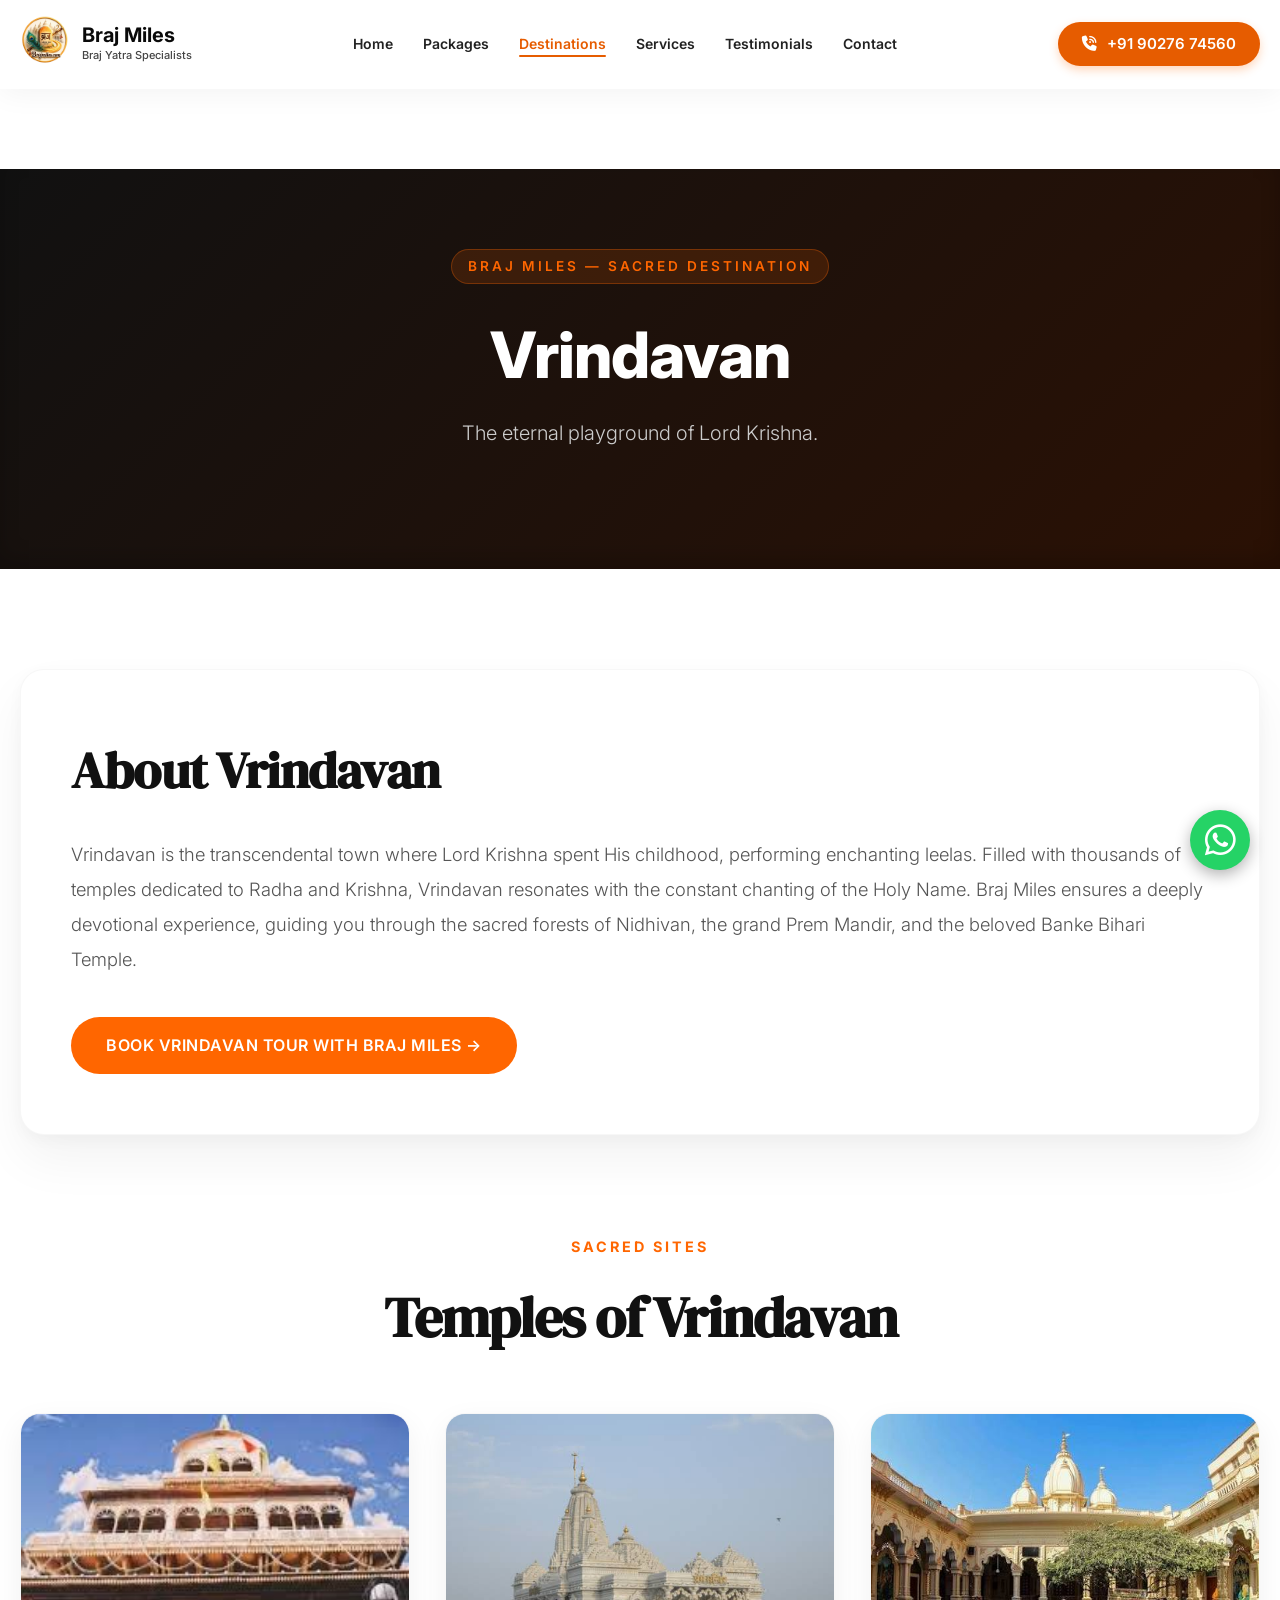
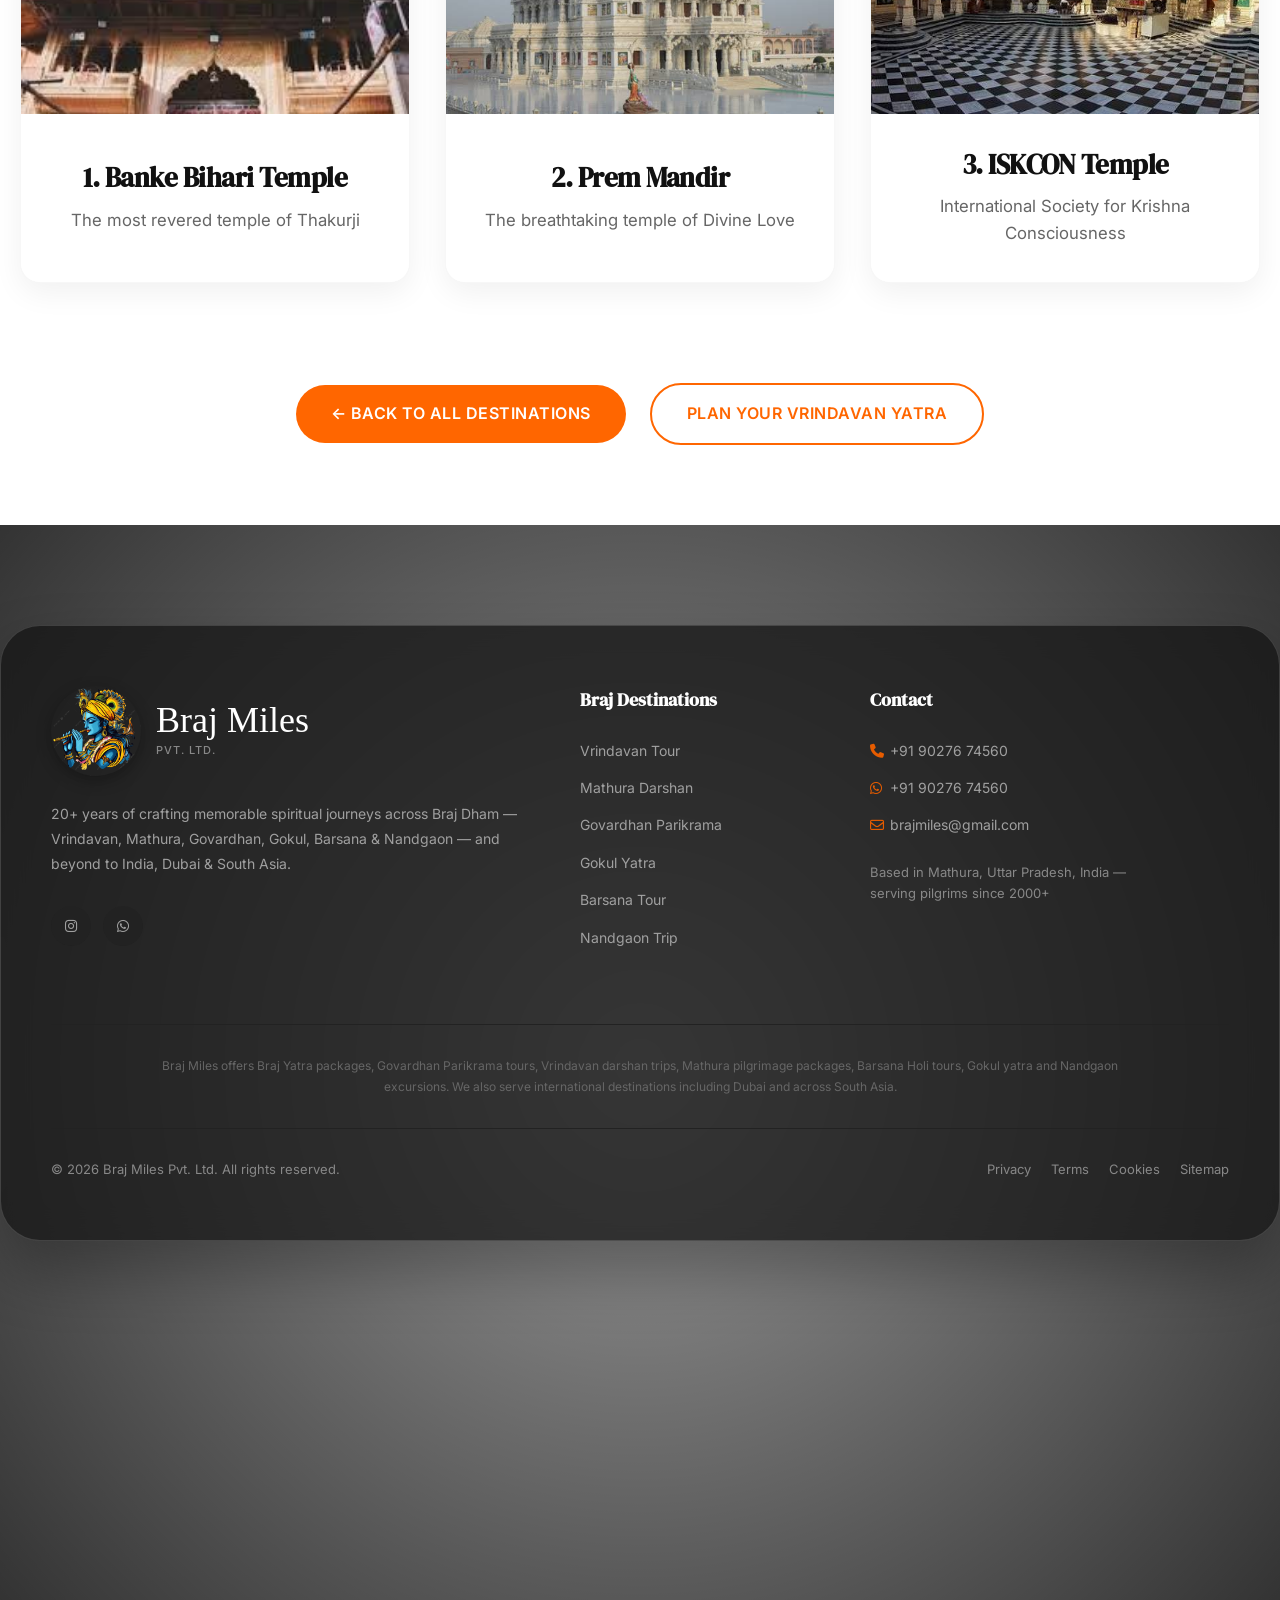
<file: vrindavan.html>
<!DOCTYPE html>
<html lang="en">
<head>
  <meta charset="UTF-8">
  <meta name="viewport" content="width=device-width, initial-scale=1.0">
  <title>Braj Miles | Vrindavan</title>
  <link rel="stylesheet" href="style.css">
  <link rel="preconnect" href="https://fonts.googleapis.com">
  <link rel="preconnect" href="https://fonts.gstatic.com" crossorigin>
  <link href="https://fonts.googleapis.com/css2?family=DM+Serif+Display:ital@0;1&family=Inter:wght@300;400;500;600;700;800&display=swap" rel="stylesheet">
  <link rel="stylesheet" href="https://cdnjs.cloudflare.com/ajax/libs/font-awesome/6.4.0/css/all.min.css">
</head>
<body>
  <header class="header">
    <div class="container header-container">
      <div class="logo">
        <div class="logo-icon"><img src="image_from_https_www.brajmiles.com_assets_brajmiles_logo_dpia7wfv.png" alt="Braj Miles Logo"></div>
        <div class="logo-text"><h1>Braj Miles</h1><p>Braj Yatra Specialists</p></div>
      </div>
      <nav class="nav">
        <ul>
          <li><a href="index.html">Home</a></li>
          <li><a href="packages.html">Packages</a></li>
          <li><a href="destinations.html" class="active">Destinations</a></li>
          <li><a href="services.html">Services</a></li>
          <li><a href="testimonials.html">Testimonials</a></li>
          <li><a href="contact.html">Contact</a></li>
        </ul>
      </nav>
      <div class="header-actions">
        <a href="tel:+919027674560" class="btn-cta"><i class="fa-solid fa-phone-volume"></i> <span class="hide-on-mobile">+91 90276 74560</span></a>
        <div class="hamburger" onclick="document.querySelector('.nav').classList.toggle('active')"><i class="fa-solid fa-bars"></i></div>
      </div>
    </div>
  </header>
  <main>
    <section class="dest-hero">
      <div class="dest-hero-overlay"></div>
      <div class="dest-hero-content text-center">
        <span class="subtitle" style="color: #ff914d; letter-spacing: 2px; font-weight: bold; display: block; margin-bottom: 15px;">BRAJ MILES &mdash; SACRED DESTINATION</span>
        <h1 style="font-size: 5rem; margin-bottom: 20px; color: white;">Vrindavan</h1>
        <p style="font-size: 1.5rem; color: white;">The eternal playground of Lord Krishna.</p>
      </div>
    </section>
    <section class="dest-about bg-light" style="padding-top: 100px; padding-bottom: 100px;">
      <div class="container dest-about-container">
        <div class="about-card bg-white reveal">
          <h2 style="font-size: 2.5rem; color: #222;">About Vrindavan</h2>
          <p style="font-size: 1.15rem; color: #555; margin-bottom: 40px; line-height: 1.9;">Vrindavan is the transcendental town where Lord Krishna spent His childhood, performing enchanting leelas. Filled with thousands of temples dedicated to Radha and Krishna, Vrindavan resonates with the constant chanting of the Holy Name. Braj Miles ensures a deeply devotional experience, guiding you through the sacred forests of Nidhivan, the grand Prem Mandir, and the beloved Banke Bihari Temple.</p>
          <a href="https://wa.me/919027674560?text=Hari%20Bol!%20I%20would%20like%20to%20plan%20a%20Braj%20Yatra%20with%20Braj%20Miles." target="_blank" class="btn-primary" style="padding: 15px 35px; background: #FF6600; color: white; text-decoration: none; border-radius: 30px; font-weight: bold; display: inline-block;">Book Vrindavan Tour with Braj Miles &rarr;</a>
        </div>
      </div>
    </section>
    <section class="dest-sites" style="padding-bottom: 100px;">
      <div class="container dest-sites-container">
        <div class="section-header center-header reveal" style="text-align: center; margin-bottom: 50px;">
          <span class="subtitle" style="color: #FF6600; font-size: 0.9rem; letter-spacing: 2px; font-weight: bold; text-transform: uppercase;">SACRED SITES</span>
          <h2 style="font-family: 'DM Serif Display', serif; font-size: 3.5rem; margin-top: 15px; color: #111;">Temples of Vrindavan</h2>
        </div>
        <div class="sites-grid" style="display: grid; grid-template-columns: repeat(auto-fit, minmax(320px, 1fr)); gap: 40px;">
          <div class="site-card reveal" style="background: white; border-radius: 20px; overflow: hidden; box-shadow: 0 10px 30px rgba(0,0,0,0.08); text-align: center;">
            <img src="1. Banke Bihari Temple.jpg" alt="1. Banke Bihari Temple" style="width: 100%; height: 280px; object-fit: cover;">
            <div class="site-card-content" style="padding: 30px 20px;">
              <h4 style="font-family: 'DM Serif Display', serif; font-size: 1.4rem; color: #222; margin-bottom: 10px;">1. Banke Bihari Temple</h4>
              <p style="color: #666; font-size: 1rem;">The most revered temple of Thakurji</p>
            </div>
          </div>
          <div class="site-card reveal" style="background: white; border-radius: 20px; overflow: hidden; box-shadow: 0 10px 30px rgba(0,0,0,0.08); text-align: center;">
            <img src="2. Prem Mandir.jpg" alt="2. Prem Mandir" style="width: 100%; height: 280px; object-fit: cover;">
            <div class="site-card-content" style="padding: 30px 20px;">
              <h4 style="font-family: 'DM Serif Display', serif; font-size: 1.4rem; color: #222; margin-bottom: 10px;">2. Prem Mandir</h4>
              <p style="color: #666; font-size: 1rem;">The breathtaking temple of Divine Love</p>
            </div>
          </div>
          <div class="site-card reveal" style="background: white; border-radius: 20px; overflow: hidden; box-shadow: 0 10px 30px rgba(0,0,0,0.08); text-align: center;">
            <img src="3. ISKCON Temple.jpg" alt="3. ISKCON Temple" style="width: 100%; height: 280px; object-fit: cover;">
            <div class="site-card-content" style="padding: 30px 20px;">
              <h4 style="font-family: 'DM Serif Display', serif; font-size: 1.4rem; color: #222; margin-bottom: 10px;">3. ISKCON Temple</h4>
              <p style="color: #666; font-size: 1rem;">International Society for Krishna Consciousness</p>
            </div>
          </div>
        </div>
      </div>
    </section>
    <div class="bottom-action text-center mt-5 mb-5 reveal" style="padding-bottom: 80px; text-align: center;">
      <a href="destinations.html" class="btn-primary" style="padding: 15px 35px; background: #FF6600; color: white; text-decoration: none; border-radius: 30px; font-weight: bold; display: inline-block;">&larr; Back to all destinations</a>
      <a href="https://wa.me/919027674560?text=Hari%20Bol!%20I%20would%20like%20to%20plan%20a%20Braj%20Yatra%20with%20Braj%20Miles." target="_blank" class="btn-secondary-outline" style="padding: 15px 35px; border: 2px solid #FF6600; color: #FF6600; text-decoration: none; border-radius: 30px; font-weight: bold; display: inline-block; margin-left: 20px;">Plan your Vrindavan yatra</a>
    </div>
  </main>
  <!-- Footer Section -->
  <footer class="footer">
    <div class="container">
      <div class="footer-grid">
        <!-- Column 1 -->
        <div class="footer-col brand-col">
          <div class="footer-logo">
            <img src="pngtree-lord-krishna-colourul-vector-image-white-background-png-image_17072456.png"
              alt="Braj Miles Logo">
            <div class="logo-text">
              <h3>Braj Miles</h3>
              <p>PVT. LTD.</p>
            </div>
          </div>
          <p class="brand-desc">20+ years of crafting memorable spiritual journeys across Braj Dham &mdash; Vrindavan,
            Mathura, Govardhan, Gokul, Barsana &amp; Nandgaon &mdash; and beyond to India, Dubai &amp; South Asia.</p>
          <div class="social-links">
            <a href="https://www.instagram.com/brajmiles/" target="_blank"><i class="fa-brands fa-instagram"></i></a>
            <a href="https://wa.me/919027674560" target="_blank" rel="noopener noreferrer"><i class="fa-brands fa-whatsapp"></i></a>
          </div>
        </div>

        <!-- Column 2 -->
        <div class="footer-col">
          <h4>Braj Destinations</h4>
          <ul>
            <li><a href="vrindavan.html">Vrindavan Tour</a></li>
            <li><a href="mathura.html">Mathura Darshan</a></li>
            <li><a href="govardhan.html">Govardhan Parikrama</a></li>
            <li><a href="gokul.html">Gokul Yatra</a></li>
            <li><a href="barsana.html">Barsana Tour</a></li>
            <li><a href="nandgaon.html">Nandgaon Trip</a></li>
          </ul>
        </div>

        <!-- Column 4 -->
        <div class="footer-col contact-col">
          <h4>Contact</h4>
          <ul>
            <li><a href="tel:+919027674560"><i class="fa-solid fa-phone"></i> +91 90276 74560</a></li>
            <li><a href="https://wa.me/919027674560" target="_blank" rel="noopener noreferrer"><i class="fa-brands fa-whatsapp"></i> +91 90276 74560</a></li>
            <li><a href="mailto:brajmiles@gmail.com"><i class="fa-regular fa-envelope"></i> brajmiles@gmail.com</a></li>
          </ul>
          <p class="address-desc">Based in Mathura, Uttar Pradesh, India &mdash;<br>serving pilgrims since 2000+</p>
        </div>
      </div>

      <div class="footer-seo-text">
        <p>Braj Miles offers Braj Yatra packages, Govardhan Parikrama tours, Vrindavan darshan trips, Mathura pilgrimage
          packages, Barsana Holi tours, Gokul yatra and Nandgaon excursions. We also serve international destinations
          including Dubai and across South Asia.</p>
      </div>

      <div class="footer-bottom">
        <p>&copy; 2026 Braj Miles Pvt. Ltd. All rights reserved.</p>
        <div class="footer-legal">
          <a href="#">Privacy</a>
          <a href="#">Terms</a>
          <a href="#">Cookies</a>
          <a href="#">Sitemap</a>
        </div>
      </div>
    </div>

    <!-- Massive Color-Changing Brand Text -->
    <div class="massive-brand-text">
      <h2 class="write-reveal">Brajmiles</h2>
    </div>
  </footer>
  <script>
    document.addEventListener("DOMContentLoaded", function () {
      const observer = new IntersectionObserver((entries, obs) => {
        entries.forEach(entry => {
          if (entry.isIntersecting) { entry.target.classList.add('active'); obs.unobserve(entry.target); }
        });
      }, { threshold: 0.1, rootMargin: "0px 0px -30px 0px" });
      document.querySelectorAll('.reveal, .about-card, .site-card').forEach((el) => {
        el.classList.add('reveal'); observer.observe(el);
      });
    });
  </script>
    <!-- Floating WhatsApp CTA -->
    <a href="https://wa.me/919027674560?text=Hari%20Bol!%20I%20would%20like%20to%20plan%20a%20Braj%20Yatra%20with%20Braj%20Miles." target="_blank" style="position: fixed; bottom: 30px; right: 30px; background: #25D366; color: white; width: 60px; height: 60px; border-radius: 50%; display: flex; align-items: center; justify-content: center; font-size: 35px; box-shadow: 0 5px 15px rgba(0,0,0,0.3); z-index: 9999; transition: transform 0.3s ease; text-decoration: none;" onmouseover="this.style.transform='scale(1.1)'" onmouseout="this.style.transform='scale(1)'">
      <i class="fa-brands fa-whatsapp"></i>
    </a>
    </body>
</html>
</file>
<file: style.css>
:root {
    --primary-color: #e65c00; /* Darker Orange */
    --primary-hover: #cc5200;
    --text-main: #222222;
    --text-light: #444444;
    --bg-light: #f0f0f0;
    --white: #ffffff;
    --black: #0a0a0a;
    --topbar-bg: #0a0a0a;
}

* {
    margin: 0;
    padding: 0;
    box-sizing: border-box;
}

html, body {
    font-family: 'Inter', sans-serif;
    color: var(--text-main);
    background-color: var(--white);
    line-height: 1.6;
}

main, footer, .top-bar {
    overflow-x: hidden;
    width: 100%;
    max-width: 100vw;
}

/* Preloader */
#preloader {
    position: fixed;
    top: 0;
    left: 0;
    width: 100vw;
    height: 100vh;
    background-color: #050505;
    z-index: 99999;
    display: flex;
    flex-direction: column;
    align-items: center;
    justify-content: center;
    transition: opacity 1s ease-out, visibility 1s ease-out;
}

#preloader.fade-out {
    opacity: 0;
    visibility: hidden;
}

.preloader-video {
    position: absolute;
    top: 0;
    left: 0;
    width: 100%;
    height: 100%;
    object-fit: cover;
    z-index: -1;
    opacity: 0.5; /* Dim the video so the text is prominent */
    filter: saturate(1.2) contrast(1.1);
}

.preloader-overlay {
    text-align: center;
    position: relative;
    z-index: 1;
}

.preloader-text {
    font-family: 'DM Serif Display', serif;
    font-size: 8vw;
    color: #fff;
    margin: 0;
    text-shadow: 0 10px 20px rgba(0,0,0,0.8);
    animation: pulseText 2.5s infinite alternate;
}

.preloader-subtext {
    font-family: 'Inter', sans-serif;
    font-size: 16px;
    letter-spacing: 4px;
    color: #fbc531; /* Golden accent */
    text-transform: uppercase;
    margin-top: -10px;
    opacity: 0;
    animation: fadeInSubtext 1s ease forwards 1s;
}

@keyframes pulseText {
    0% { transform: scale(1); opacity: 0.8; }
    100% { transform: scale(1.05); opacity: 1; }
}

@keyframes fadeInSubtext {
    to { opacity: 1; transform: translateY(0); }
    from { opacity: 0; transform: translateY(10px); }
}

@media (max-width: 768px) {
    .hide-on-mobile { display: none !important; }
    .header-container { justify-content: space-between !important; align-items: center; }
    .preloader-text {
        font-size: 18vw;
    }
    .preloader-subtext {
        font-size: 12px;
    }
}

a {
    text-decoration: none;
    color: inherit;
}

ul {
    list-style: none;
}

.container {
    max-width: 1400px;
    margin: 0 auto;
    padding: 0 20px;
}

/* Top Bar */
.top-bar {
    background-color: var(--topbar-bg);
    color: var(--white);
    font-size: 13px;
    font-weight: 500;
    padding: 8px 0;
    overflow: hidden;
    white-space: nowrap;
}

.marquee-container {
    width: 100%;
    overflow: hidden;
}

.marquee-content {
    display: inline-block;
    animation: marquee 30s linear infinite;
}

.marquee-content span {
    margin-right: 40px;
    display: inline-flex;
    align-items: center;
    gap: 8px;
}

.marquee-content i {
    color: var(--primary-color);
    font-size: 10px;
}

@keyframes marquee {
    0% {
        transform: translateX(0);
    }
    100% {
        transform: translateX(-50%);
    }
}

/* Header */
.header {
    background-color: rgba(255, 255, 255, 0.7);
    backdrop-filter: blur(12px);
    -webkit-backdrop-filter: blur(12px);
    padding: 15px 0;
    position: sticky;
    top: 0;
    z-index: 100;
    box-shadow: 0 4px 30px rgba(0, 0, 0, 0.05);
    border-bottom: 1px solid rgba(255, 255, 255, 0.5);
}

.header-container {
    display: flex;
    justify-content: space-between;
    align-items: center;
}

/* Logo */
.logo {
    display: flex;
    align-items: center;
    gap: 12px;
}

.logo-icon img {
    width: 50px;
    height: 50px;
    object-fit: contain;
}

.logo-text h1 {
    font-size: 20px;
    font-weight: 700;
    color: var(--black);
    line-height: 1.2;
}

.logo-text p {
    font-size: 11px;
    color: var(--text-light);
    font-weight: 500;
}

/* Navigation */
.nav ul {
    display: flex;
    gap: 30px;
}

.nav a {
    font-size: 14px;
    font-weight: 600;
    color: var(--text-main);
    transition: color 0.3s ease;
    padding: 5px 0;
}

.nav a:hover, .nav a.active {
    color: var(--primary-color);
}

/* CTA Button */
.btn-cta {
    background-color: var(--primary-color);
    color: var(--white);
    padding: 10px 24px;
    border-radius: 30px;
    font-weight: 600;
    font-size: 15px;
    display: flex;
    align-items: center;
    gap: 10px;
    transition: background-color 0.3s ease, transform 0.2s ease;
    box-shadow: 0 4px 10px rgba(255, 123, 37, 0.3);
}

.btn-cta:hover {
    background-color: var(--primary-hover);
    transform: translateY(-2px);
}

/* Hero Section */
.hero {
    padding: 60px 0;
}

.hero-container {
    padding: 0 20px;
}

.video-wrapper {
    position: relative;
    width: 100%;
    height: 500px; /* Reduced from 600px for breathing room */
    border-radius: 24px;
    overflow: hidden;
    box-shadow: 0 10px 30px rgba(0, 0, 0, 0.15);
}

.hero-video {
    width: 100%;
    height: 100%;
    object-fit: cover;
    display: block;
}

/* Vignette gradient overlay to make text readable and add depth */
.video-wrapper::after {
    content: '';
    position: absolute;
    inset: 0;
    background: radial-gradient(circle, transparent 30%, rgba(0,0,0,0.6) 100%), linear-gradient(to top, rgba(0,0,0,0.9) 0%, transparent 60%);
    pointer-events: none;
}

.hero-overlay-text {
    position: absolute;
    bottom: 30px;
    left: 0;
    width: 100%;
    text-align: center;
    z-index: 10;
}

.hero-overlay-text p {
    color: var(--white);
    font-size: 18px;
    font-weight: 500;
    letter-spacing: 1px;
    text-shadow: 0 2px 4px rgba(0,0,0,0.5);
}

/* Services Section */
.services {
    padding: 80px 0;
    background-color: var(--white);
    text-align: center;
}

.section-header {
    max-width: 800px;
    margin: 0 auto 50px;
}

.subtitle {
    color: var(--primary-color);
    font-size: 13px;
    font-weight: 700;
    letter-spacing: 2px;
    text-transform: uppercase;
    display: block;
    margin-bottom: 10px;
}

.section-header h2 {
    font-size: 42px;
    font-weight: 700;
    color: var(--black);
    margin-bottom: 20px;
    font-family: 'DM Serif Display', serif; /* Or a specific serif font if available */
}

.section-description {
    font-size: 16px;
    color: var(--text-light);
    line-height: 1.6;
}

.services-grid {
    display: grid;
    grid-template-columns: repeat(3, 1fr);
    gap: 30px;
}

.service-card {
    background-color: #b0cbe8; /* Slightly darker pastel blue */
    border-radius: 20px;
    padding: 40px 30px;
    display: flex;
    flex-direction: column;
    align-items: center;
    transition: transform 0.3s ease, box-shadow 0.3s ease;
}

.service-card:hover {
    transform: translateY(-5px);
    box-shadow: 0 10px 25px rgba(0, 0, 0, 0.05);
}

.service-image {
    width: 100%;
    max-width: 250px;
    height: 200px;
    margin-bottom: 25px;
    display: flex;
    justify-content: center;
    align-items: center;
}

.service-image img {
    max-width: 100%;
    max-height: 100%;
    object-fit: contain;
    /* Drop shadow to make 3d image pop */
    filter: drop-shadow(0 15px 15px rgba(0,0,0,0.1));
}

.service-card h3 {
    font-size: 24px;
    font-weight: 700;
    color: var(--black);
    margin-bottom: 15px;
    font-family: 'DM Serif Display', serif;
}

.service-card p {
    font-size: 14px;
    color: var(--text-light);
    line-height: 1.6;
}

/* Packages Section - Bento Grid */
.packages {
    padding: 100px 0;
    background-color: var(--bg-light);
}

.bento-tours-grid {
    display: grid;
    grid-template-columns: repeat(4, 1fr);
    grid-auto-rows: 280px;
    gap: 20px;
}

.bento-card {
    position: relative;
    border-radius: 24px;
    overflow: hidden;
    background-size: cover;
    background-position: center;
    color: var(--white);
    transition: transform 0.4s ease, box-shadow 0.4s ease;
    display: flex;
    align-items: flex-end;
    padding: 30px;
    box-shadow: 0 10px 30px rgba(0, 0, 0, 0.1);
    cursor: pointer;
}

.bento-card:hover {
    transform: translateY(-8px) scale(1.02);
    box-shadow: 0 20px 40px rgba(255, 123, 37, 0.25);
    z-index: 2;
}

.bento-card-overlay {
    position: absolute;
    top: 0; left: 0; right: 0; bottom: 0;
    background: radial-gradient(circle, transparent 40%, rgba(0,0,0,0.6) 100%), linear-gradient(to top, rgba(0,0,0,0.95) 0%, rgba(0,0,0,0.1) 60%, rgba(0,0,0,0.1) 100%);
    transition: opacity 0.4s ease;
    z-index: 1;
}

.bento-card:hover .bento-card-overlay {
    background: linear-gradient(to top, rgba(0,0,0,0.95) 0%, rgba(255, 123, 37, 0.3) 100%);
}

.bento-card-content {
    position: relative;
    z-index: 2;
    width: 100%;
}

.bento-main-card {
    grid-column: 1 / 3;
    grid-row: 1 / 3;
    padding: 40px;
}

.bento-main-card .bento-card-overlay {
    background: radial-gradient(circle, transparent 30%, rgba(0,0,0,0.7) 100%), linear-gradient(to top, rgba(0,0,0,0.95) 0%, rgba(0,0,0,0.4) 100%);
}

.bento-main-card h3 {
    font-size: 46px;
    font-family: 'DM Serif Display', serif;
    line-height: 1.1;
    margin-bottom: 20px;
    color: var(--white);
}

.bento-main-card p {
    font-size: 16px;
    line-height: 1.7;
    margin-bottom: 30px;
    color: #f0f0f0;
    max-width: 90%;
}

.bento-wide-card {
    grid-column: 3 / 5;
}

.bento-span-2 {
    grid-column: span 2;
}

.day-badge {
    display: inline-block;
    background: var(--primary-color);
    color: var(--white);
    font-size: 11px;
    font-weight: 700;
    text-transform: uppercase;
    letter-spacing: 2px;
    padding: 6px 12px;
    border-radius: 20px;
    margin-bottom: 12px;
}

.bento-card h4 {
    font-size: 24px;
    font-weight: 700;
    margin-bottom: 8px;
    font-family: 'Inter', sans-serif;
}

.tour-highlights {
    font-size: 14px;
    color: #cccccc;
    transition: color 0.3s ease;
}

.bento-card:hover .tour-highlights {
    color: var(--white);
}

.btn-white {
    background: var(--white);
    color: var(--black);
    padding: 14px 35px;
    border-radius: 30px;
    font-weight: 700;
    font-size: 14px;
    text-transform: uppercase;
    letter-spacing: 1px;
    display: inline-block;
    transition: all 0.3s ease;
}

.btn-white:hover {
    box-shadow: 0 10px 20px rgba(255, 123, 37, 0.3);
}

/* Destinations Section */
.destinations {
    padding: 80px 0;
    background-color: var(--white);
    text-align: center;
}

.destinations-grid {
    display: grid;
    grid-template-columns: repeat(6, 1fr);
    gap: 20px;
    margin-top: 50px;
    margin-bottom: 60px;
}

.destination-item {
    display: flex;
    flex-direction: column;
    align-items: center;
    text-align: center;
}

.dest-image-wrapper {
    width: 150px;
    height: 150px;
    border-radius: 50%;
    border: 3px solid #e1b34e; /* Golden color */
    padding: 5px;
    margin: 0 auto 25px;
    position: relative;
    box-shadow: 0 10px 20px rgba(225, 179, 78, 0.2);
    transition: transform 0.3s ease;
}

.destination-item:hover .dest-image-wrapper {
    transform: scale(1.05);
}

.dest-image-wrapper img {
    width: 100%;
    height: 100%;
    object-fit: cover;
    border-radius: 50%;
}

.dest-badge {
    position: absolute;
    bottom: -12px;
    left: 50%;
    transform: translateX(-50%);
    background: white;
    padding: 6px 16px;
    border-radius: 20px;
    font-size: 13px;
    font-weight: 700;
    font-family: 'DM Serif Display', serif;
    box-shadow: 0 4px 10px rgba(0,0,0,0.1);
    color: var(--black);
    white-space: nowrap;
    border: 1px solid #f0f0f0;
}

.destination-item h4 {
    font-size: 18px;
    font-weight: 700;
    color: var(--black);
    margin-bottom: 10px;
    font-family: 'DM Serif Display', serif;
}

.destination-item p {
    font-size: 12px;
    color: var(--text-light);
    line-height: 1.5;
}

/* Trust Box */
.trust-box {
    background-color: #f8f9fa;
    border-radius: 20px;
    padding: 40px;
    max-width: 1000px;
    margin: 0 auto;
    box-shadow: 0 5px 20px rgba(0,0,0,0.03);
}

.trust-box p {
    font-size: 15px;
    color: var(--text-light);
    line-height: 1.8;
}

.trust-box strong {
    color: var(--black);
}

/* Explore Section */
.explore-section {
    background-color: #3b3a36;
    background-image: url('sleeping_lord_narayana_by_tanumay_dbqs5az-fullview.jpg');
    background-size: cover;
    background-position: center;
    padding: 100px 0;
    color: var(--white);
    position: relative;
}

.explore-section::before {
    content: '';
    position: absolute;
    top: 0; left: 0; right: 0; bottom: 0;
    background-color: rgba(0, 0, 0, 0.4); /* Lighter, neutral overlay to let colors pop */
    z-index: 1;
}

.explore-container {
    position: relative;
    z-index: 2;
}

.explore-content {
    max-width: 800px;
}

.explore-subtitle {
    color: var(--primary-color);
    font-size: 13px;
    font-weight: 700;
    letter-spacing: 2px;
    text-transform: uppercase;
    display: block;
    margin-bottom: 15px;
}

.explore-section h2 {
    font-size: 54px;
    font-weight: 700;
    margin-bottom: 25px;
    font-family: 'DM Serif Display', serif;
    background: linear-gradient(90deg, #ffd700 0%, var(--primary-color) 100%);
    -webkit-background-clip: text;
    -webkit-text-fill-color: transparent;
    filter: drop-shadow(0 4px 6px rgba(0,0,0,0.3));
}

.explore-description {
    font-size: 16px;
    line-height: 1.8;
    color: #ffffff;
    margin-bottom: 40px;
    text-shadow: 0 2px 4px rgba(0,0,0,0.5);
}

.explore-description .highlight {
    color: var(--primary-color);
    font-weight: 600;
}

.explore-actions {
    display: flex;
    gap: 20px;
    margin-bottom: 50px;
}

.btn-primary-outline {
    background-color: var(--white);
    color: var(--primary-color);
    padding: 12px 30px;
    border-radius: 30px;
    font-weight: 600;
    font-size: 15px;
    transition: all 0.3s ease;
    border: 2px solid var(--white);
    text-decoration: none;
}

.btn-primary-outline:hover {
    background-color: transparent;
    color: var(--white);
}

.btn-secondary-outline {
    background-color: transparent;
    color: var(--white);
    padding: 12px 30px;
    border-radius: 30px;
    font-weight: 600;
    font-size: 15px;
    border: 2px solid rgba(255,255,255,0.3);
    transition: all 0.3s ease;
    text-decoration: none;
}

.btn-secondary-outline:hover {
    background-color: rgba(255,255,255,0.1);
    border-color: var(--white);
}

.explore-tags {
    display: flex;
    flex-wrap: wrap;
    gap: 12px;
}

.tag {
    background-color: rgba(255,255,255,0.1);
    color: var(--white);
    padding: 8px 18px;
    border-radius: 20px;
    font-size: 13px;
    font-weight: 500;
    border: 1px solid rgba(255,255,255,0.05);
    transition: background-color 0.3s ease;
    cursor: default;
}

.tag:hover {
    background-color: rgba(255,255,255,0.2);
}

/* Features Section */
.features-section {
    padding: 80px 0;
    background-color: #f8f9fa; /* Light background */
}

.features-grid {
    display: grid;
    grid-template-columns: repeat(3, 1fr);
    gap: 30px;
    margin-top: 50px;
}

.feature-card {
    display: flex;
    gap: 20px;
    background: #fff;
    padding: 30px;
    border-radius: 20px;
    border: 1px solid rgba(0,0,0,0.03);
    box-shadow: 0 4px 15px rgba(0,0,0,0.02);
    transition: transform 0.3s ease, box-shadow 0.3s ease;
}

.feature-card:hover {
    transform: translateY(-5px);
    box-shadow: 0 10px 30px rgba(0,0,0,0.06);
}

.feature-icon {
    width: 60px;
    height: 60px;
    border-radius: 16px;
    display: flex;
    align-items: center;
    justify-content: center;
    color: white;
    font-size: 24px;
    flex-shrink: 0;
    transition: transform 0.3s ease;
}

.feature-card:hover .feature-icon {
    transform: scale(1.05);
}

/* Colored Icons */
.icon-orange { 
    background: linear-gradient(135deg, #f97316, #ea580c); 
    box-shadow: 0 10px 20px rgba(249, 115, 22, 0.3); 
}
.icon-brown { 
    background: linear-gradient(135deg, #d97706, #b45309); 
    box-shadow: 0 10px 20px rgba(217, 119, 6, 0.3); 
}
.icon-blue { 
    background: linear-gradient(135deg, #3b82f6, #2563eb); 
    box-shadow: 0 10px 20px rgba(59, 130, 246, 0.3); 
}
.icon-purple { 
    background: linear-gradient(135deg, #8b5cf6, #7c3aed); 
    box-shadow: 0 10px 20px rgba(139, 92, 246, 0.3); 
}
.icon-green { 
    background: linear-gradient(135deg, #10b981, #059669); 
    box-shadow: 0 10px 20px rgba(16, 185, 129, 0.3); 
}
.icon-black { 
    background: linear-gradient(135deg, #374151, #1f2937); 
    box-shadow: 0 10px 20px rgba(31, 41, 55, 0.3); 
}

.feature-content h3 {
    font-size: 19px;
    font-family: 'DM Serif Display', serif;
    margin-bottom: 12px;
    color: var(--black);
}

.feature-content p {
    font-size: 13px;
    line-height: 1.6;
    color: var(--text-light);
}

/* Testimonials Premium Section */
.testimonials-premium-section {
    padding: 120px 0;
    background: #0f1115;
    position: relative;
    overflow: hidden;
    color: var(--white);
}

.testimonials-premium-bg {
    position: absolute;
    top: 0;
    left: 0;
    width: 100%;
    height: 100%;
    overflow: hidden;
    z-index: 0;
}

.orb {
    position: absolute;
    border-radius: 50%;
    filter: blur(80px);
    opacity: 0.5;
    animation: floatOrb 10s infinite alternate ease-in-out;
}

.orb-1 {
    width: 400px;
    height: 400px;
    background: #ff7b25;
    top: -100px;
    left: -100px;
    animation-delay: 0s;
}

.orb-2 {
    width: 300px;
    height: 300px;
    background: #e1b34e;
    bottom: -50px;
    right: 10%;
    animation-delay: -3s;
}

.orb-3 {
    width: 250px;
    height: 250px;
    background: #3b82f6;
    top: 30%;
    left: 50%;
    animation-delay: -6s;
}

@keyframes floatOrb {
    0% { transform: translate(0, 0) scale(1); }
    100% { transform: translate(50px, 50px) scale(1.1); }
}

.testimonials-premium-container {
    position: relative;
    z-index: 1;
}

.center-header {
    text-align: center;
    margin-bottom: 60px;
}

.text-white h2 {
    color: #ffffff;
    font-size: 48px;
    font-family: 'DM Serif Display', serif;
    margin-bottom: 20px;
}

.text-light {
    color: #b0b3b8;
    font-size: 16px;
}

.gradient-text {
    background: linear-gradient(90deg, #ff7b25, #fbc531);
    -webkit-background-clip: text;
    -webkit-text-fill-color: transparent;
    font-weight: 700;
    font-size: 13px;
    letter-spacing: 2px;
}

.testimonials-carousel-wrapper {
    display: flex;
    overflow-x: auto;
    scroll-snap-type: x mandatory;
    gap: 30px;
    padding: 40px 20px;
    scroll-behavior: smooth;
    scrollbar-width: none;
    -ms-overflow-style: none;
}
.testimonials-carousel-wrapper::-webkit-scrollbar {
    display: none;
}

.testimonials-track {
    display: flex;
    gap: 30px;
}

.premium-testimonial-card {
    width: 400px;
    max-width: 90vw;
    flex-shrink: 0;
    scroll-snap-align: center;
    position: relative;
    perspective: 1000px;
}

.card-glass {
    background: rgba(255, 255, 255, 0.05);
    backdrop-filter: blur(16px);
    -webkit-backdrop-filter: blur(16px);
    border: 1px solid rgba(255, 255, 255, 0.1);
    border-radius: 24px;
    padding: 40px 30px;
    box-shadow: 0 20px 40px rgba(0, 0, 0, 0.2);
    transition: transform 0.4s ease, border-color 0.4s ease, box-shadow 0.4s ease;
    height: 100%;
    display: flex;
    flex-direction: column;
    justify-content: space-between;
}

.premium-testimonial-card:hover .card-glass {
    transform: translateY(-10px) rotateX(5deg) rotateY(-5deg);
    border-color: rgba(255, 123, 37, 0.5);
    box-shadow: 0 30px 50px rgba(255, 123, 37, 0.15);
}

.quote-mark {
    position: absolute;
    top: -20px;
    right: 30px;
    font-size: 60px;
    color: rgba(255, 123, 37, 0.2);
    z-index: 0;
    transition: color 0.4s ease, transform 0.4s ease;
}

.premium-testimonial-card:hover .quote-mark {
    color: rgba(255, 123, 37, 0.8);
    transform: scale(1.1);
}

.rating-stars {
    color: #fbc531;
    font-size: 14px;
    margin-bottom: 20px;
    display: flex;
    gap: 5px;
}

.rating-stars i {
    animation: starPulse 2s infinite;
}
.rating-stars i:nth-child(1) { animation-delay: 0.1s; }
.rating-stars i:nth-child(2) { animation-delay: 0.2s; }
.rating-stars i:nth-child(3) { animation-delay: 0.3s; }
.rating-stars i:nth-child(4) { animation-delay: 0.4s; }
.rating-stars i:nth-child(5) { animation-delay: 0.5s; }

@keyframes starPulse {
    0%, 100% { transform: scale(1); opacity: 1; }
    50% { transform: scale(1.2); opacity: 0.8; }
}

.testimonial-text {
    font-size: 17px;
    line-height: 1.7;
    color: #e4e6eb;
    margin-bottom: 30px;
    font-weight: 300;
    font-style: italic;
    position: relative;
    z-index: 1;
}

.pilgrim-profile {
    display: flex;
    align-items: center;
    gap: 15px;
    border-top: 1px solid rgba(255, 255, 255, 0.1);
    padding-top: 20px;
}

.pilgrim-profile img {
    width: 60px;
    height: 60px;
    border-radius: 50%;
    object-fit: cover;
    border: 2px solid #ff7b25;
}

.pilgrim-info h4 {
    font-size: 16px;
    font-weight: 600;
    color: #ffffff;
    margin-bottom: 4px;
}

.pilgrim-info span {
    font-size: 13px;
    color: #a0a3a8;
}

/* Minimal Newsletter Section */
.newsletter-minimal-section {
    padding: 100px 0;
    background-color: #ffffff;
    border-top: 1px solid #eaeaea;
    border-bottom: 1px solid #eaeaea;
}

.newsletter-minimal-box {
    display: flex;
    justify-content: space-between;
    align-items: center;
    gap: 60px;
    max-width: 1100px;
    margin: 0 auto;
}

.newsletter-minimal-content {
    flex: 1;
    max-width: 500px;
}

.minimal-subtitle {
    display: block;
    font-size: 11px;
    font-weight: 700;
    letter-spacing: 3px;
    color: var(--primary-color);
    text-transform: uppercase;
    margin-bottom: 15px;
}

.newsletter-minimal-content h2 {
    font-size: 40px;
    font-weight: 700;
    color: var(--black);
    margin-bottom: 20px;
    font-family: 'Inter', sans-serif;
    line-height: 1.15;
    letter-spacing: -1px;
}

.newsletter-minimal-content p {
    font-size: 15px;
    line-height: 1.7;
    color: var(--text-light);
}

.newsletter-minimal-form-wrapper {
    flex: 1;
    max-width: 450px;
}

.newsletter-minimal-form {
    display: flex;
    gap: 15px;
    margin-bottom: 15px;
}

.newsletter-minimal-form input {
    flex: 1;
    padding: 15px 20px;
    border: 1px solid #d1d5db;
    border-radius: 8px;
    font-size: 15px;
    color: var(--text-main);
    background-color: #f9fafb;
    outline: none;
    font-family: inherit;
    transition: all 0.3s ease;
}

.newsletter-minimal-form input:focus {
    border-color: var(--black);
    background-color: #ffffff;
    box-shadow: 0 0 0 4px rgba(0,0,0,0.05);
}

.btn-minimal-subscribe {
    background-color: var(--black);
    color: var(--white);
    border: none;
    padding: 15px 30px;
    border-radius: 8px;
    font-weight: 600;
    font-size: 15px;
    cursor: pointer;
    transition: all 0.3s ease;
}

.btn-minimal-subscribe:hover {
    background-color: var(--primary-color);
}

.minimal-disclaimer {
    font-size: 12px;
    color: #9ca3af;
}

/* Footer Section */
.footer {
    position: relative;
    padding: 100px 0 60px;
    background-image: url('Mathura-Vrindavan-Spiritual-haven-for-devotees-Prem-Mandir-Image-3.webp');
    background-size: cover;
    background-position: center;
    background-attachment: fixed;
    color: #e0e0e0;
    font-size: 14px;
    z-index: 1;
}

.footer::before {
    content: '';
    position: absolute;
    top: 0; left: 0; right: 0; bottom: 0;
    background: radial-gradient(circle, rgba(0, 0, 0, 0.4) 0%, rgba(0, 0, 0, 0.8) 100%);
    z-index: -1;
}

.footer .container {
    background: rgba(20, 20, 20, 0.75);
    backdrop-filter: blur(15px);
    -webkit-backdrop-filter: blur(15px);
    border-radius: 40px;
    padding: 60px 50px;
    border: 1px solid rgba(255, 255, 255, 0.15);
    box-shadow: 0 30px 60px rgba(0, 0, 0, 0.3);
    max-width: 1360px;
}

.footer-grid {
    display: grid;
    grid-template-columns: 2fr 1fr 1.5fr;
    gap: 50px;
    margin-bottom: 60px;
}

.footer-logo {
    display: flex;
    align-items: center;
    gap: 15px;
    margin-bottom: 25px;
}

.footer-logo img {
    width: 90px;
    height: 90px;
    border-radius: 50%;
    object-fit: cover;
    box-shadow: 0 5px 15px rgba(0,0,0,0.3);
}

.footer-logo .logo-text h3 {
    font-size: 36px;
    font-weight: 400;
    color: var(--white);
    font-family: 'Brush Script MT', 'Lucida Handwriting', cursive;
    line-height: 1;
    margin-bottom: 4px;
}

.footer-logo .logo-text p {
    font-size: 11px;
    color: #888;
    letter-spacing: 1px;
}

.brand-desc {
    color: #a0a0a0;
    line-height: 1.8;
    margin-bottom: 30px;
}

.social-links {
    display: flex;
    gap: 12px;
}

.social-links a {
    display: flex;
    align-items: center;
    justify-content: center;
    width: 40px;
    height: 40px;
    border-radius: 50%;
    background-color: #222;
    color: #a0a0a0;
    transition: all 0.3s ease;
}

.social-links a:hover {
    background-color: #333;
    color: var(--white);
}

.social-links a.primary-social {
    background-color: var(--primary-color);
    color: var(--white);
}

.social-links a.primary-social:hover {
    background-color: var(--primary-hover);
}

.footer-col h4 {
    color: var(--white);
    font-size: 18px;
    font-weight: 700;
    margin-bottom: 25px;
    font-family: 'DM Serif Display', serif;
}

.footer-col ul {
    list-style: none;
}

.footer-col ul li {
    margin-bottom: 15px;
}

.footer-col ul li a {
    color: #a0a0a0;
    transition: color 0.3s ease;
}

.footer-col ul li a:hover {
    color: var(--white);
}

.footer-gallery {
    display: grid;
    grid-template-columns: repeat(3, 1fr);
    gap: 10px;
}

.footer-gallery img {
    width: 100%;
    aspect-ratio: 1;
    object-fit: cover;
    border-radius: 8px;
    border: 2px solid rgba(255, 255, 255, 0.1);
    transition: transform 0.3s ease, border-color 0.3s ease;
    cursor: pointer;
}

.footer-gallery img:hover {
    transform: scale(1.1);
    border-color: var(--primary-color);
    z-index: 2;
    position: relative;
}

.contact-col ul li a {
    display: flex;
    align-items: center;
    gap: 10px;
}

.contact-col ul li a i {
    color: var(--primary-color);
    width: 16px;
}

.address-desc {
    color: #888;
    line-height: 1.6;
    margin-top: 25px;
    font-size: 13px;
}

.footer-seo-text {
    border-top: 1px solid #222;
    border-bottom: 1px solid #222;
    padding: 30px 0;
    margin-bottom: 30px;
    text-align: center;
}

.footer-seo-text p {
    color: #666;
    font-size: 12px;
    line-height: 1.8;
    max-width: 1000px;
    margin: 0 auto;
}

.footer-bottom {
    display: flex;
    justify-content: space-between;
    align-items: center;
    color: #888;
    font-size: 13px;
}

.footer-legal {
    display: flex;
    gap: 20px;
}

.footer-legal a {
    color: #888;
    transition: color 0.3s ease;
}

.footer-legal a:hover {
    color: var(--white);
}

/* Massive Brand Text */
.massive-brand-text {
    text-align: center;
    width: 100%;
    margin-top: 30px;
    padding-bottom: 20px;
    overflow: hidden;
}

.massive-brand-text h2 {
    font-size: 18vw;
    font-weight: 400;
    margin: 0;
    line-height: 1.1;
    font-family: 'DM Serif Display', serif;
    letter-spacing: 2px;
    
    background: linear-gradient(
        90deg, 
        #bf953f, 
        #fcf6ba, 
        #b38728, 
        #fbf5b7, 
        #aa771c,
        #bf953f
    );
    background-size: 400% 400%;
    -webkit-background-clip: text;
    -webkit-text-fill-color: transparent;
    animation: gradientText 10s ease infinite;
    
    filter: drop-shadow(0 15px 25px rgba(0,0,0,0.6));
}

@keyframes gradientText {
    0% { background-position: 0% 50%; }
    50% { background-position: 100% 50%; }
    100% { background-position: 0% 50%; }
}

/* Responsive adjustments */
.hamburger {
    display: none;
    font-size: 24px;
    cursor: pointer;
    color: var(--black);
}

@media (max-width: 992px) {
    .hamburger {
        display: block;
    }
    
    .nav {
        display: none; /* Hidden by default on mobile, toggled via JS */
        position: absolute;
        top: 100%;
        left: 0;
        width: 100%;
        background-color: rgba(255, 255, 255, 0.85);
        backdrop-filter: blur(16px);
        -webkit-backdrop-filter: blur(16px);
        box-shadow: 0 10px 30px rgba(0,0,0,0.1);
        border-top: 1px solid rgba(255, 255, 255, 0.4);
        padding: 20px 0;
        z-index: 99;
    }
    
    .nav.active {
        display: block;
    }
    
    .nav ul {
        flex-direction: column;
        align-items: center;
        gap: 15px;
    }
    
    .header-container {
        position: relative; /* For the absolute nav */
    }
    
    .header-actions {
        display: flex;
        align-items: center;
        gap: 15px;
    }
    
    .video-wrapper {
        height: 400px;
    }

    .services-grid {
        grid-template-columns: repeat(2, 1fr);
    }

    .bento-tours-grid {
        grid-template-columns: repeat(2, 1fr);
        grid-auto-rows: 250px;
    }
    
    .bento-tours-grid > .bento-main-card {
        grid-column: 1 / 3;
        grid-row: 1 / 2;
    }
    
    .bento-tours-grid > .bento-wide-card {
        grid-column: 1 / 3;
    }
    
    .destinations-grid {
        grid-template-columns: repeat(3, 1fr);
        gap: 40px 20px;
    }
    
    .explore-section h2 {
        font-size: 42px;
    }
    
    .features-grid {
        grid-template-columns: repeat(2, 1fr);
    }
    
    .testimonials-grid {
        grid-template-columns: repeat(2, 1fr);
    }
    
    .testimonials-grid .testimonial-card:nth-child(3n+2) {
        margin-top: 0;
    }

    .newsletter-box {
        flex-direction: column;
        text-align: center;
        padding: 40px 30px;
    }

    .footer-grid {
        grid-template-columns: repeat(2, 1fr);
        gap: 40px;
    }
}

@media (max-width: 768px) {
    .hide-on-mobile { display: none !important; }
    .header-container { justify-content: space-between !important; align-items: center; }
    .services-grid {
        grid-template-columns: 1fr;
    }

    .bento-tours-grid {
        grid-template-columns: 1fr;
        grid-auto-rows: 250px;
    }

    .bento-tours-grid > .bento-main-card {
        grid-column: 1 / 2;
        grid-row: auto;
    }

    .bento-tours-grid > .bento-wide-card {
        grid-column: 1 / 2;
    }
    
    .destinations-grid {
        grid-template-columns: repeat(2, 1fr);
    }
    
    .trust-box {
        padding: 30px 20px;
    }
    
    .explore-actions {
        flex-direction: column;
        gap: 15px;
    }
    
    .explore-actions a {
        text-align: center;
    }
    
    .features-grid {
        grid-template-columns: 1fr;
    }
    
    .testimonials-grid {
        grid-template-columns: 1fr;
    }

    .footer-grid {
        grid-template-columns: 1fr;
    }

    .footer-bottom {
        flex-direction: column;
        gap: 15px;
    }

    .footer .container {
        padding: 40px 25px;
        border-radius: 30px;
    }
}

@media (max-width: 576px) {
    .hero-overlay-text p {
        font-size: 14px;
    }
    
    .btn-cta {
        padding: 8px 16px;
        font-size: 13px;
    }

    .section-header h2 {
        font-size: 32px;
    }

    .main-tour-card h3 {
        font-size: 32px;
    }
    
    .destinations-grid {
        grid-template-columns: 1fr;
    }
    
    .explore-section h2 {
        font-size: 36px;
    }
    
    .explore-description {
        font-size: 15px;
    }
    
    .explore-section {
        padding: 60px 0;
    }
    
    .feature-card {
        flex-direction: column;
        align-items: center;
        text-align: center;
    }
}

/* =========================================
   Mobile Responsiveness Additions
   ========================================= */

@media (max-width: 1024px) {
    .bento-tours-grid { grid-template-columns: repeat(2, 1fr); }
    .bento-main-card { grid-column: 1 / 3; }
    .bento-wide-card { grid-column: 1 / 3; }
    .bento-span-2 { grid-column: 1 / 3; }
    .destinations-grid { grid-template-columns: repeat(3, 1fr); }
    .features-grid { grid-template-columns: repeat(2, 1fr); }
}

@media (max-width: 768px) {
    .hide-on-mobile { display: none !important; }
    .header-container { justify-content: space-between !important; align-items: center; }
    .header-container { flex-direction: row; gap: 0; text-align: left; }
    
    .section-header h2 { font-size: 28px; }
    .explore-section h2 { font-size: 32px; }
    
    .services-grid { grid-template-columns: 1fr; }
    
    .bento-tours-grid { grid-template-columns: 1fr; }
    .bento-main-card { grid-column: 1 / -1; }
    .bento-wide-card { grid-column: 1 / -1; }
    .bento-span-2 { grid-column: 1 / -1; }
    
    .destinations-grid { grid-template-columns: repeat(2, 1fr); }
    .features-grid { grid-template-columns: 1fr; }
    
    .footer-grid { grid-template-columns: 1fr; gap: 40px; text-align: center; }
    .footer-gallery { justify-content: center; }
    
    .hero-overlay-text p { font-size: 14px; }
    .massive-brand-text h2 { font-size: 15vw; }
    .video-wrapper { height: 350px; }
}

@media (max-width: 480px) {
    .destinations-grid { grid-template-columns: 1fr; }
    .nav a { font-size: 13px; padding: 5px 8px; }
    .btn-cta { font-size: 13px; padding: 8px 16px; }
}


/* =========================================
   PC Animations (Scroll Reveals)
   ========================================= */

@media (min-width: 769px) {
    .reveal {
        opacity: 0;
        transform: translateY(40px);
        transition: transform 0.8s cubic-bezier(0.5, 0, 0, 1), opacity 0.8s cubic-bezier(0.5, 0, 0, 1);
    }

    .reveal.active {
        opacity: 1;
        transform: translateY(0);
    }

    .reveal-left {
        opacity: 0;
        transform: translateX(-50px);
        transition: transform 0.8s cubic-bezier(0.5, 0, 0, 1), opacity 0.8s cubic-bezier(0.5, 0, 0, 1);
    }

    .reveal-left.active {
        opacity: 1;
        transform: translateX(0);
    }

    .reveal-right {
        opacity: 0;
        transform: translateX(50px);
        transition: transform 0.8s cubic-bezier(0.5, 0, 0, 1), opacity 0.8s cubic-bezier(0.5, 0, 0, 1);
    }

    .reveal-right.active {
        opacity: 1;
        transform: translateX(0);
    }
    
    .reveal-zoom {
        opacity: 0;
        transform: scale(0.9);
        transition: transform 0.8s cubic-bezier(0.5, 0, 0, 1), opacity 0.8s cubic-bezier(0.5, 0, 0, 1);
    }
    
    .reveal-zoom.active {
        opacity: 1;
        transform: scale(1);
    }

    /* Stagger delays for children */
    .stagger-1 { transition-delay: 0.1s; }
    .stagger-2 { transition-delay: 0.2s; }
    .stagger-3 { transition-delay: 0.3s; }
    .stagger-4 { transition-delay: 0.4s; }
    .stagger-5 { transition-delay: 0.5s; }
    .stagger-6 { transition-delay: 0.6s; }
}


/* =========================================
   Enhanced Hover Animations
   ========================================= */

/* Navigation Links */
.nav a {
    position: relative;
}
.nav a::after {
    content: '';
    position: absolute;
    width: 0;
    height: 2px;
    bottom: 0;
    left: 0;
    background-color: var(--primary-color);
    transition: width 0.3s ease;
    border-radius: 2px;
}
.nav a:hover::after, .nav a.active::after {
    width: 100%;
}

/* Logo Hover */
.logo {
    transition: transform 0.3s ease;
}
.logo:hover {
    transform: scale(1.03);
}

/* Service Cards */
.service-card {
    transition: all 0.4s cubic-bezier(0.175, 0.885, 0.32, 1.275);
}
.service-card:hover {
    transform: translateY(-10px) scale(1.02);
    box-shadow: 0 15px 35px rgba(230, 92, 0, 0.15); /* Orange tinted shadow */
}

/* Feature Cards */
.feature-card {
    transition: all 0.4s cubic-bezier(0.175, 0.885, 0.32, 1.275);
}
.feature-card:hover {
    transform: translateY(-8px);
    box-shadow: 0 12px 24px rgba(0, 0, 0, 0.1);
}
.feature-card:hover .feature-icon {
    transform: scale(1.15) rotate(5deg);
    transition: all 0.3s ease;
}

/* Destination Items */
.destination-item .dest-image-wrapper {
    transition: all 0.5s cubic-bezier(0.25, 0.46, 0.45, 0.94);
}
.destination-item:hover .dest-image-wrapper {
    transform: scale(1.1);
    border-color: var(--primary-color);
    box-shadow: 0 15px 30px rgba(230, 92, 0, 0.3);
}
.destination-item h4 {
    transition: color 0.3s ease;
}
.destination-item:hover h4 {
    color: var(--primary-color);
}

/* Bento Cards (Tours) */
.bento-card {
    transition: all 0.5s cubic-bezier(0.25, 0.46, 0.45, 0.94);
}
.bento-card:hover {
    transform: translateY(-8px) scale(1.01);
    box-shadow: 0 25px 50px rgba(230, 92, 0, 0.3);
}
.bento-card-overlay {
    transition: all 0.5s ease;
}

/* Buttons */
.btn-cta, .btn-primary-outline, .btn-white {
    transition: all 0.3s ease;
}
.btn-cta:hover {
    transform: translateY(-3px);
    box-shadow: 0 8px 20px rgba(230, 92, 0, 0.4);
    filter: brightness(1.1);
}
.btn-white:hover {
    transform: translateY(-3px);
    box-shadow: 0 8px 20px rgba(255, 255, 255, 0.4);
}
.btn-primary-outline:hover {
    background-color: var(--primary-color);
    color: var(--white);
    transform: translateY(-2px);
    box-shadow: 0 8px 20px rgba(230, 92, 0, 0.3);
}

/* Footer Links */
.footer-col ul li a {
    position: relative;
    display: inline-block;
    transition: transform 0.3s ease, color 0.3s ease;
}
.footer-col ul li a:hover {
    transform: translateX(5px);
    color: var(--primary-color);
}

/* Social Links */
.social-links a {
    transition: all 0.3s cubic-bezier(0.175, 0.885, 0.32, 1.275);
}
.social-links a:hover {
    transform: translateY(-5px) scale(1.1);
    background-color: var(--primary-color);
    color: var(--white);
}

/* Testimonial Cards */
.premium-testimonial-card, .review-card {
    transition: all 0.4s ease;
}
.premium-testimonial-card:hover, .review-card:hover {
    transform: translateY(-10px);
    box-shadow: 0 20px 40px rgba(0, 0, 0, 0.2);
}
.premium-testimonial-card:hover .quote-mark {
    color: var(--primary-color);
    transform: scale(1.1);
    transition: all 0.3s ease;
}

/* Contact Panels */
.contact-info-panel, .contact-form-panel {
    transition: transform 0.4s ease, box-shadow 0.4s ease;
}
.contact-info-panel:hover, .contact-form-panel:hover {
    transform: translateY(-5px);
    box-shadow: 0 15px 30px rgba(0, 0, 0, 0.08);
}




/* =========================================
   Write Reveal Animation
   ========================================= */

.write-reveal {
    -webkit-mask-image: linear-gradient(to right, black 100%, transparent 100%);
    -webkit-mask-size: 0% 100%;
    -webkit-mask-repeat: no-repeat;
    mask-image: linear-gradient(to right, black 100%, transparent 100%);
    mask-size: 0% 100%;
    mask-repeat: no-repeat;
    transition: -webkit-mask-size 7s cubic-bezier(0.25, 1, 0.5, 1), mask-size 7s cubic-bezier(0.25, 1, 0.5, 1);
}

.write-reveal.active {
    -webkit-mask-size: 100% 100%;
    mask-size: 100% 100%;
}


 / *   D e s t i n a t i o n   P a g e s   S t y l e s   * / 
 . d e s t - h e r o   {   p o s i t i o n :   r e l a t i v e ;   p a d d i n g :   1 2 0 p x   0 ;   b a c k g r o u n d - s i z e :   c o v e r ;   b a c k g r o u n d - p o s i t i o n :   c e n t e r ;   c o l o r :   w h i t e ;   m a r g i n - t o p :   8 0 p x ;   } 
 . d e s t - h e r o - o v e r l a y   {   p o s i t i o n :   a b s o l u t e ;   t o p :   0 ;   l e f t :   0 ;   w i d t h :   1 0 0 % ;   h e i g h t :   1 0 0 % ;   b a c k g r o u n d :   r g b a ( 0 , 0 , 0 , 0 . 5 ) ;   } 
 . d e s t - h e r o - c o n t e n t   {   p o s i t i o n :   r e l a t i v e ;   z - i n d e x :   1 ;   t e x t - a l i g n :   c e n t e r ;   } 
 . d e s t - h e r o - c o n t e n t   h 1   {   f o n t - f a m i l y :   ' P l a y f a i r   D i s p l a y ' ,   s e r i f ;   f o n t - s i z e :   4 r e m ;   m a r g i n :   1 0 p x   0 ;   } 
 . d e s t - a b o u t   {   p a d d i n g :   8 0 p x   0 ;   b a c k g r o u n d :   # f 8 f 9 f a ;   } 
 . a b o u t - c a r d   {   b a c k g r o u n d :   w h i t e ;   p a d d i n g :   4 0 p x ;   b o r d e r - r a d i u s :   2 0 p x ;   b o x - s h a d o w :   0   1 0 p x   3 0 p x   r g b a ( 0 , 0 , 0 , 0 . 0 5 ) ;   t e x t - a l i g n :   c e n t e r ;   m a x - w i d t h :   8 0 0 p x ;   m a r g i n :   0   a u t o ;   } 
 . a b o u t - c a r d   h 2   {   f o n t - f a m i l y :   ' P l a y f a i r   D i s p l a y ' ,   s e r i f ;   m a r g i n - b o t t o m :   2 0 p x ;   } 
 . a b o u t - c a r d   p   {   c o l o r :   # 5 5 5 ;   l i n e - h e i g h t :   1 . 8 ;   m a r g i n - b o t t o m :   3 0 p x ;   f o n t - s i z e :   1 . 1 r e m ;   } 
 . d e s t - s i t e s   {   p a d d i n g :   8 0 p x   0 ;   } 
 . s i t e s - g r i d   {   d i s p l a y :   g r i d ;   g r i d - t e m p l a t e - c o l u m n s :   r e p e a t ( a u t o - f i t ,   m i n m a x ( 3 0 0 p x ,   1 f r ) ) ;   g a p :   3 0 p x ;   m a r g i n - t o p :   4 0 p x ;   t e x t - a l i g n :   c e n t e r ;   } 
 . s i t e - c a r d   {   b a c k g r o u n d :   w h i t e ;   b o r d e r - r a d i u s :   1 5 p x ;   o v e r f l o w :   h i d d e n ;   b o x - s h a d o w :   0   5 p x   1 5 p x   r g b a ( 0 , 0 , 0 , 0 . 0 5 ) ;   } 
 . s i t e - c a r d   i m g   {   w i d t h :   1 0 0 % ;   h e i g h t :   2 5 0 p x ;   o b j e c t - f i t :   c o v e r ;   } 
 . s i t e - c a r d - c o n t e n t   {   p a d d i n g :   2 0 p x ;   } 
 . s i t e - c a r d - c o n t e n t   h 4   {   f o n t - f a m i l y :   ' P l a y f a i r   D i s p l a y ' ,   s e r i f ;   f o n t - s i z e :   1 . 2 r e m ;   m a r g i n - b o t t o m :   1 0 p x ;   } 
 . s i t e - c a r d - c o n t e n t   p   {   c o l o r :   # 7 7 7 ;   f o n t - s i z e :   0 . 9 r e m ;   } 
 . b o t t o m - a c t i o n   {   m a r g i n :   6 0 p x   0 ;   t e x t - a l i g n :   c e n t e r ;   d i s p l a y :   f l e x ;   j u s t i f y - c o n t e n t :   c e n t e r ;   g a p :   2 0 p x ;   } 
 . c e n t e r - h e a d e r   {   t e x t - a l i g n :   c e n t e r ;   } 
 
 
 
 / *   E n h a n c e m e n t s   f o r   s m o o t h e r   U I   * / 
 h t m l   {   s c r o l l - b e h a v i o r :   s m o o t h ;   } 
 . s i t e - c a r d   {   t r a n s i t i o n :   t r a n s f o r m   0 . 4 s   c u b i c - b e z i e r ( 0 . 1 7 5 ,   0 . 8 8 5 ,   0 . 3 2 ,   1 . 2 7 5 ) ,   b o x - s h a d o w   0 . 4 s   e a s e ;   } 
 / *   D e s t i n a t i o n   P a g e s   S t y l e s   * / 
 . d e s t - h e r o   {   p o s i t i o n :   r e l a t i v e ;   p a d d i n g :   1 2 0 p x   0 ;   b a c k g r o u n d - s i z e :   c o v e r ;   b a c k g r o u n d - p o s i t i o n :   c e n t e r ;   c o l o r :   w h i t e ;   m a r g i n - t o p :   8 0 p x ;   } 
 . d e s t - h e r o - o v e r l a y   {   p o s i t i o n :   a b s o l u t e ;   t o p :   0 ;   l e f t :   0 ;   w i d t h :   1 0 0 % ;   h e i g h t :   1 0 0 % ;   b a c k g r o u n d :   r g b a ( 0 , 0 , 0 , 0 . 5 ) ;   } 
 . d e s t - h e r o - c o n t e n t   {   p o s i t i o n :   r e l a t i v e ;   z - i n d e x :   1 ;   t e x t - a l i g n :   c e n t e r ;   } 
 . d e s t - h e r o - c o n t e n t   h 1   {   f o n t - f a m i l y :   ' P l a y f a i r   D i s p l a y ' ,   s e r i f ;   f o n t - s i z e :   4 r e m ;   m a r g i n :   1 0 p x   0 ;   } 
 . d e s t - a b o u t   {   p a d d i n g :   8 0 p x   0 ;   b a c k g r o u n d :   # f 8 f 9 f a ;   } 
 . a b o u t - c a r d   {   b a c k g r o u n d :   w h i t e ;   p a d d i n g :   4 0 p x ;   b o r d e r - r a d i u s :   2 0 p x ;   b o x - s h a d o w :   0   1 0 p x   3 0 p x   r g b a ( 0 , 0 , 0 , 0 . 0 5 ) ;   t e x t - a l i g n :   c e n t e r ;   m a x - w i d t h :   8 0 0 p x ;   m a r g i n :   0   a u t o ;   } 
 . a b o u t - c a r d   h 2   {   f o n t - f a m i l y :   ' P l a y f a i r   D i s p l a y ' ,   s e r i f ;   m a r g i n - b o t t o m :   2 0 p x ;   } 
 . a b o u t - c a r d   p   {   c o l o r :   # 5 5 5 ;   l i n e - h e i g h t :   1 . 8 ;   m a r g i n - b o t t o m :   3 0 p x ;   f o n t - s i z e :   1 . 1 r e m ;   } 
 . d e s t - s i t e s   {   p a d d i n g :   8 0 p x   0 ;   } 
 . s i t e s - g r i d   {   d i s p l a y :   g r i d ;   g r i d - t e m p l a t e - c o l u m n s :   r e p e a t ( a u t o - f i t ,   m i n m a x ( 3 0 0 p x ,   1 f r ) ) ;   g a p :   3 0 p x ;   m a r g i n - t o p :   4 0 p x ;   t e x t - a l i g n :   c e n t e r ;   } 
 . s i t e - c a r d   {   b a c k g r o u n d :   w h i t e ;   b o r d e r - r a d i u s :   1 5 p x ;   o v e r f l o w :   h i d d e n ;   b o x - s h a d o w :   0   5 p x   1 5 p x   r g b a ( 0 , 0 , 0 , 0 . 0 5 ) ;   } 
 . s i t e - c a r d   i m g   {   w i d t h :   1 0 0 % ;   h e i g h t :   2 5 0 p x ;   o b j e c t - f i t :   c o v e r ;   } 
 . s i t e - c a r d - c o n t e n t   {   p a d d i n g :   2 0 p x ;   } 
 . s i t e - c a r d - c o n t e n t   h 4   {   f o n t - f a m i l y :   ' P l a y f a i r   D i s p l a y ' ,   s e r i f ;   f o n t - s i z e :   1 . 2 r e m ;   m a r g i n - b o t t o m :   1 0 p x ;   } 
 . s i t e - c a r d - c o n t e n t   p   {   c o l o r :   # 7 7 7 ;   f o n t - s i z e :   0 . 9 r e m ;   } 
 . b o t t o m - a c t i o n   {   m a r g i n :   6 0 p x   0 ;   t e x t - a l i g n :   c e n t e r ;   d i s p l a y :   f l e x ;   j u s t i f y - c o n t e n t :   c e n t e r ;   g a p :   2 0 p x ;   } 
 . c e n t e r - h e a d e r   {   t e x t - a l i g n :   c e n t e r ;   } 
 
 
 
 / *   E n h a n c e m e n t s   f o r   s m o o t h e r   U I   * / 
 h t m l   {   s c r o l l - b e h a v i o r :   s m o o t h ;   } 
 . s i t e - c a r d   {   t r a n s i t i o n :   t r a n s f o r m   0 . 4 s   c u b i c - b e z i e r ( 0 . 1 7 5 ,   0 . 8 8 5 ,   0 . 3 2 ,   1 . 2 7 5 ) ,   b o x - s h a d o w   0 . 4 s   e a s e ;   } 
 . s i t e - c a r d : h o v e r   {   t r a n s f o r m :   t r a n s l a t e Y ( - 1 0 p x ) ;   b o x - s h a d o w :   0   1 5 p x   4 0 p x   r g b a ( 2 5 5 ,   1 0 2 ,   0 ,   0 . 2 ) ;   } 
 . b t n - p r i m a r y ,   . b t n - s e c o n d a r y - o u t l i n e   {   t r a n s i t i o n :   a l l   0 . 3 s   e a s e ;   d i s p l a y :   i n l i n e - b l o c k ;   } 
 . b t n - p r i m a r y : h o v e r   {   b a c k g r o u n d - c o l o r :   # e 6 5 c 0 0 ;   t r a n s f o r m :   t r a n s l a t e Y ( - 2 p x ) ;   b o x - s h a d o w :   0   5 p x   1 5 p x   r g b a ( 2 5 5 , 1 0 2 , 0 , 0 . 3 ) ;   } 
 . b t n - s e c o n d a r y - o u t l i n e : h o v e r   {   b a c k g r o u n d - c o l o r :   # F F 6 6 0 0 ;   c o l o r :   w h i t e ;   t r a n s f o r m :   t r a n s l a t e Y ( - 2 p x ) ;   b o x - s h a d o w :   0   5 p x   1 5 p x   r g b a ( 2 5 5 , 1 0 2 , 0 , 0 . 3 ) ;   } 
 . d e s t - h e r o   {   a n i m a t i o n :   f a d e I n   1 . 5 s   e a s e   f o r w a r d s ;   } 
 @ k e y f r a m e s   f a d e I n   {   f r o m   {   o p a c i t y :   0 ;   }   t o   {   o p a c t i y :   1 ;   }   } 

/* WhatsApp Float */
.whatsapp-float {
  position: fixed;
  width: 60px;
  height: 60px;
  bottom: 40px;
  right: 40px;
  background-color: #25d366;
  color: #FFF;
  border-radius: 50px;
  text-align: center;
  font-size: 30px;
  box-shadow: 2px 2px 10px rgba(0,0,0,0.2);
  z-index: 100;
  display: flex;
  align-items: center;
  justify-content: center;
  text-decoration: none;
  transition: all 0.3s ease;
}

.whatsapp-float:hover {
    transition: all 0.3s ease;
}

/* Destination Items */
.destination-item .dest-image-wrapper {
    transition: all 0.5s cubic-bezier(0.25, 0.46, 0.45, 0.94);
}
.destination-item:hover .dest-image-wrapper {
    transform: scale(1.1);
    border-color: var(--primary-color);
    box-shadow: 0 15px 30px rgba(230, 92, 0, 0.3);
}
.destination-item h4 {
    transition: color 0.3s ease;
}
.destination-item:hover h4 {
    color: var(--primary-color);
}

/* Bento Cards (Tours) */
.bento-card {
    transition: all 0.5s cubic-bezier(0.25, 0.46, 0.45, 0.94);
}
.bento-card:hover {
    transform: translateY(-8px) scale(1.01);
    box-shadow: 0 25px 50px rgba(230, 92, 0, 0.3);
}
.bento-card-overlay {
    transition: all 0.5s ease;
}

/* Buttons */
.btn-cta, .btn-primary-outline, .btn-white {
    transition: all 0.3s ease;
}
.btn-cta:hover {
    transform: translateY(-3px);
    box-shadow: 0 8px 20px rgba(230, 92, 0, 0.4);
    filter: brightness(1.1);
}
.btn-white:hover {
    transform: translateY(-3px);
    box-shadow: 0 8px 20px rgba(255, 255, 255, 0.4);
}
.btn-primary-outline:hover {
    background-color: var(--primary-color);
    color: var(--white);
    transform: translateY(-2px);
    box-shadow: 0 8px 20px rgba(230, 92, 0, 0.3);
}

/* Footer Links */
.footer-col ul li a {
    position: relative;
    display: inline-block;
    transition: transform 0.3s ease, color 0.3s ease;
}
.footer-col ul li a:hover {
    transform: translateX(5px);
    color: var(--primary-color);
}

/* Social Links */
.social-links a {
    transition: all 0.3s cubic-bezier(0.175, 0.885, 0.32, 1.275);
}
.social-links a:hover {
    transform: translateY(-5px) scale(1.1);
    background-color: var(--primary-color);
    color: var(--white);
}

/* Testimonial Cards */
.premium-testimonial-card, .review-card {
    transition: all 0.4s ease;
}
.premium-testimonial-card:hover, .review-card:hover {
    transform: translateY(-10px);
    box-shadow: 0 20px 40px rgba(0, 0, 0, 0.2);
}
.premium-testimonial-card:hover .quote-mark {
    color: var(--primary-color);
    transform: scale(1.1);
    transition: all 0.3s ease;
}

/* Contact Panels */
.contact-info-panel, .contact-form-panel {
    transition: transform 0.4s ease, box-shadow 0.4s ease;
}
.contact-info-panel:hover, .contact-form-panel:hover {
    transform: translateY(-5px);
    box-shadow: 0 15px 30px rgba(0, 0, 0, 0.08);
}




/* =========================================
   Write Reveal Animation
   ========================================= */

.write-reveal {
    -webkit-mask-image: linear-gradient(to right, black 100%, transparent 100%);
    -webkit-mask-size: 0% 100%;
    -webkit-mask-repeat: no-repeat;
    mask-image: linear-gradient(to right, black 100%, transparent 100%);
    mask-size: 0% 100%;
    mask-repeat: no-repeat;
    transition: -webkit-mask-size 7s cubic-bezier(0.25, 1, 0.5, 1), mask-size 7s cubic-bezier(0.25, 1, 0.5, 1);
}

.write-reveal.active {
    -webkit-mask-size: 100% 100%;
    mask-size: 100% 100%;
}


 / *   D e s t i n a t i o n   P a g e s   S t y l e s   * / 
 . d e s t - h e r o   {   p o s i t i o n :   r e l a t i v e ;   p a d d i n g :   1 2 0 p x   0 ;   b a c k g r o u n d - s i z e :   c o v e r ;   b a c k g r o u n d - p o s i t i o n :   c e n t e r ;   c o l o r :   w h i t e ;   m a r g i n - t o p :   8 0 p x ;   } 
 . d e s t - h e r o - o v e r l a y   {   p o s i t i o n :   a b s o l u t e ;   t o p :   0 ;   l e f t :   0 ;   w i d t h :   1 0 0 % ;   h e i g h t :   1 0 0 % ;   b a c k g r o u n d :   r g b a ( 0 , 0 , 0 , 0 . 5 ) ;   } 
 . d e s t - h e r o - c o n t e n t   {   p o s i t i o n :   r e l a t i v e ;   z - i n d e x :   1 ;   t e x t - a l i g n :   c e n t e r ;   } 
 . d e s t - h e r o - c o n t e n t   h 1   {   f o n t - f a m i l y :   ' P l a y f a i r   D i s p l a y ' ,   s e r i f ;   f o n t - s i z e :   4 r e m ;   m a r g i n :   1 0 p x   0 ;   } 
 . d e s t - a b o u t   {   p a d d i n g :   8 0 p x   0 ;   b a c k g r o u n d :   # f 8 f 9 f a ;   } 
 . a b o u t - c a r d   {   b a c k g r o u n d :   w h i t e ;   p a d d i n g :   4 0 p x ;   b o r d e r - r a d i u s :   2 0 p x ;   b o x - s h a d o w :   0   1 0 p x   3 0 p x   r g b a ( 0 , 0 , 0 , 0 . 0 5 ) ;   t e x t - a l i g n :   c e n t e r ;   m a x - w i d t h :   8 0 0 p x ;   m a r g i n :   0   a u t o ;   } 
 . a b o u t - c a r d   h 2   {   f o n t - f a m i l y :   ' P l a y f a i r   D i s p l a y ' ,   s e r i f ;   m a r g i n - b o t t o m :   2 0 p x ;   } 
 . a b o u t - c a r d   p   {   c o l o r :   # 5 5 5 ;   l i n e - h e i g h t :   1 . 8 ;   m a r g i n - b o t t o m :   3 0 p x ;   f o n t - s i z e :   1 . 1 r e m ;   } 
 . d e s t - s i t e s   {   p a d d i n g :   8 0 p x   0 ;   } 
 . s i t e s - g r i d   {   d i s p l a y :   g r i d ;   g r i d - t e m p l a t e - c o l u m n s :   r e p e a t ( a u t o - f i t ,   m i n m a x ( 3 0 0 p x ,   1 f r ) ) ;   g a p :   3 0 p x ;   m a r g i n - t o p :   4 0 p x ;   t e x t - a l i g n :   c e n t e r ;   } 
 . s i t e - c a r d   {   b a c k g r o u n d :   w h i t e ;   b o r d e r - r a d i u s :   1 5 p x ;   o v e r f l o w :   h i d d e n ;   b o x - s h a d o w :   0   5 p x   1 5 p x   r g b a ( 0 , 0 , 0 , 0 . 0 5 ) ;   } 
 . s i t e - c a r d   i m g   {   w i d t h :   1 0 0 % ;   h e i g h t :   2 5 0 p x ;   o b j e c t - f i t :   c o v e r ;   } 
 . s i t e - c a r d - c o n t e n t   {   p a d d i n g :   2 0 p x ;   } 
 . s i t e - c a r d - c o n t e n t   h 4   {   f o n t - f a m i l y :   ' P l a y f a i r   D i s p l a y ' ,   s e r i f ;   f o n t - s i z e :   1 . 2 r e m ;   m a r g i n - b o t t o m :   1 0 p x ;   } 
 . s i t e - c a r d - c o n t e n t   p   {   c o l o r :   # 7 7 7 ;   f o n t - s i z e :   0 . 9 r e m ;   } 
 . b o t t o m - a c t i o n   {   m a r g i n :   6 0 p x   0 ;   t e x t - a l i g n :   c e n t e r ;   d i s p l a y :   f l e x ;   j u s t i f y - c o n t e n t :   c e n t e r ;   g a p :   2 0 p x ;   } 
 . c e n t e r - h e a d e r   {   t e x t - a l i g n :   c e n t e r ;   } 
 
 
 
 / *   E n h a n c e m e n t s   f o r   s m o o t h e r   U I   * / 
 h t m l   {   s c r o l l - b e h a v i o r :   s m o o t h ;   } 
 . s i t e - c a r d   {   t r a n s i t i o n :   t r a n s f o r m   0 . 4 s   c u b i c - b e z i e r ( 0 . 1 7 5 ,   0 . 8 8 5 ,   0 . 3 2 ,   1 . 2 7 5 ) ,   b o x - s h a d o w   0 . 4 s   e a s e ;   } 
 / *   D e s t i n a t i o n   P a g e s   S t y l e s   * / 
 . d e s t - h e r o   {   p o s i t i o n :   r e l a t i v e ;   p a d d i n g :   1 2 0 p x   0 ;   b a c k g r o u n d - s i z e :   c o v e r ;   b a c k g r o u n d - p o s i t i o n :   c e n t e r ;   c o l o r :   w h i t e ;   m a r g i n - t o p :   8 0 p x ;   } 
 . d e s t - h e r o - o v e r l a y   {   p o s i t i o n :   a b s o l u t e ;   t o p :   0 ;   l e f t :   0 ;   w i d t h :   1 0 0 % ;   h e i g h t :   1 0 0 % ;   b a c k g r o u n d :   r g b a ( 0 , 0 , 0 , 0 . 5 ) ;   } 
 . d e s t - h e r o - c o n t e n t   {   p o s i t i o n :   r e l a t i v e ;   z - i n d e x :   1 ;   t e x t - a l i g n :   c e n t e r ;   } 
 . d e s t - h e r o - c o n t e n t   h 1   {   f o n t - f a m i l y :   ' P l a y f a i r   D i s p l a y ' ,   s e r i f ;   f o n t - s i z e :   4 r e m ;   m a r g i n :   1 0 p x   0 ;   } 
 . d e s t - a b o u t   {   p a d d i n g :   8 0 p x   0 ;   b a c k g r o u n d :   # f 8 f 9 f a ;   } 
 . a b o u t - c a r d   {   b a c k g r o u n d :   w h i t e ;   p a d d i n g :   4 0 p x ;   b o r d e r - r a d i u s :   2 0 p x ;   b o x - s h a d o w :   0   1 0 p x   3 0 p x   r g b a ( 0 , 0 , 0 , 0 . 0 5 ) ;   t e x t - a l i g n :   c e n t e r ;   m a x - w i d t h :   8 0 0 p x ;   m a r g i n :   0   a u t o ;   } 
 . a b o u t - c a r d   h 2   {   f o n t - f a m i l y :   ' P l a y f a i r   D i s p l a y ' ,   s e r i f ;   m a r g i n - b o t t o m :   2 0 p x ;   } 
 . a b o u t - c a r d   p   {   c o l o r :   # 5 5 5 ;   l i n e - h e i g h t :   1 . 8 ;   m a r g i n - b o t t o m :   3 0 p x ;   f o n t - s i z e :   1 . 1 r e m ;   } 
 . d e s t - s i t e s   {   p a d d i n g :   8 0 p x   0 ;   } 
 . s i t e s - g r i d   {   d i s p l a y :   g r i d ;   g r i d - t e m p l a t e - c o l u m n s :   r e p e a t ( a u t o - f i t ,   m i n m a x ( 3 0 0 p x ,   1 f r ) ) ;   g a p :   3 0 p x ;   m a r g i n - t o p :   4 0 p x ;   t e x t - a l i g n :   c e n t e r ;   } 
 . s i t e - c a r d   {   b a c k g r o u n d :   w h i t e ;   b o r d e r - r a d i u s :   1 5 p x ;   o v e r f l o w :   h i d d e n ;   b o x - s h a d o w :   0   5 p x   1 5 p x   r g b a ( 0 , 0 , 0 , 0 . 0 5 ) ;   } 
 . s i t e - c a r d   i m g   {   w i d t h :   1 0 0 % ;   h e i g h t :   2 5 0 p x ;   o b j e c t - f i t :   c o v e r ;   } 
 . s i t e - c a r d - c o n t e n t   {   p a d d i n g :   2 0 p x ;   } 
 . s i t e - c a r d - c o n t e n t   h 4   {   f o n t - f a m i l y :   ' P l a y f a i r   D i s p l a y ' ,   s e r i f ;   f o n t - s i z e :   1 . 2 r e m ;   m a r g i n - b o t t o m :   1 0 p x ;   } 
 . s i t e - c a r d - c o n t e n t   p   {   c o l o r :   # 7 7 7 ;   f o n t - s i z e :   0 . 9 r e m ;   } 
 . b o t t o m - a c t i o n   {   m a r g i n :   6 0 p x   0 ;   t e x t - a l i g n :   c e n t e r ;   d i s p l a y :   f l e x ;   j u s t i f y - c o n t e n t :   c e n t e r ;   g a p :   2 0 p x ;   } 
 . c e n t e r - h e a d e r   {   t e x t - a l i g n :   c e n t e r ;   } 
 
 
 
 / *   E n h a n c e m e n t s   f o r   s m o o t h e r   U I   * / 
 h t m l   {   s c r o l l - b e h a v i o r :   s m o o t h ;   } 
 . s i t e - c a r d   {   t r a n s i t i o n :   t r a n s f o r m   0 . 4 s   c u b i c - b e z i e r ( 0 . 1 7 5 ,   0 . 8 8 5 ,   0 . 3 2 ,   1 . 2 7 5 ) ,   b o x - s h a d o w   0 . 4 s   e a s e ;   } 
 . s i t e - c a r d : h o v e r   {   t r a n s f o r m :   t r a n s l a t e Y ( - 1 0 p x ) ;   b o x - s h a d o w :   0   1 5 p x   4 0 p x   r g b a ( 2 5 5 ,   1 0 2 ,   0 ,   0 . 2 ) ;   } 
 . b t n - p r i m a r y ,   . b t n - s e c o n d a r y - o u t l i n e   {   t r a n s i t i o n :   a l l   0 . 3 s   e a s e ;   d i s p l a y :   i n l i n e - b l o c k ;   } 
 . b t n - p r i m a r y : h o v e r   {   b a c k g r o u n d - c o l o r :   # e 6 5 c 0 0 ;   t r a n s f o r m :   t r a n s l a t e Y ( - 2 p x ) ;   b o x - s h a d o w :   0   5 p x   1 5 p x   r g b a ( 2 5 5 , 1 0 2 , 0 , 0 . 3 ) ;   } 
 . b t n - s e c o n d a r y - o u t l i n e : h o v e r   {   b a c k g r o u n d - c o l o r :   # F F 6 6 0 0 ;   c o l o r :   w h i t e ;   t r a n s f o r m :   t r a n s l a t e Y ( - 2 p x ) ;   b o x - s h a d o w :   0   5 p x   1 5 p x   r g b a ( 2 5 5 , 1 0 2 , 0 , 0 . 3 ) ;   } 
 . d e s t - h e r o   {   a n i m a t i o n :   f a d e I n   1 . 5 s   e a s e   f o r w a r d s ;   } 
 @ k e y f r a m e s   f a d e I n   {   f r o m   {   o p a c i t y :   0 ;   }   t o   {   o p a c t i y :   1 ;   }   } 

/* WhatsApp Float */
.whatsapp-float {
  position: fixed;
  width: 60px;
  height: 60px;
  bottom: 40px;
  right: 40px;
  background-color: #25d366;
  color: #FFF;
  border-radius: 50px;
  text-align: center;
  font-size: 30px;
  box-shadow: 2px 2px 10px rgba(0,0,0,0.2);
  z-index: 100;
  display: flex;
  align-items: center;
  justify-content: center;
  text-decoration: none;
  transition: all 0.3s ease;
}

.whatsapp-float:hover {
  background-color: #128C7E;
  transform: translateY(-3px);
  color: #FFF;
}

.whatsapp-float i {
  margin-top: 2px;
}

/* Inquiry Popup Modal */
.popup-modal {
  display: flex;
  position: fixed;
  z-index: 1000;
  left: 0;
  top: 0;
  width: 100%;
  height: 100%;
  background-color: rgba(0, 0, 0, 0.6);
  opacity: 0;
  visibility: hidden;
  align-items: center;
  justify-content: center;
  transition: opacity 0.4s ease, visibility 0.4s ease;
  backdrop-filter: blur(5px);
}

.popup-modal.show-popup {
  opacity: 1;
  visibility: visible;
}

.popup-content {
  background-color: #fff;
  border-radius: 20px;
  width: 90%;
  max-width: 800px;
  display: flex;
  overflow: hidden;
  box-shadow: 0 20px 50px rgba(0,0,0,0.3);
  position: relative;
  transform: scale(0.9) translateY(20px);
  transition: transform 0.4s cubic-bezier(0.175, 0.885, 0.32, 1.275);
}

.popup-modal.show-popup .popup-content {
  transform: scale(1) translateY(0);
}

.close-popup {
  position: absolute;
  top: 15px;
  right: 20px;
  color: #333;
  font-size: 28px;
  font-weight: bold;
  cursor: pointer;
  z-index: 10;
  transition: color 0.3s;
}

.close-popup:hover {
  color: #FF6600;
}

.popup-image {
  width: 45%;
  background-size: cover;
  background-position: center;
  position: relative;
}

.popup-image-overlay {
  position: absolute;
  bottom: 0; left: 0; right: 0;
  padding: 30px 20px;
  background: linear-gradient(to top, rgba(0,0,0,0.8), transparent);
  color: white;
}

.popup-image-overlay h3 {
  font-family: 'DM Serif Display', serif;
  font-size: 1.8rem;
  margin: 0;
}

.popup-form-container {
  width: 55%;
  padding: 40px;
  background: #fdfaf6;
}

.popup-form-container h2 {
  color: #333;
  margin-bottom: 10px;
  font-family: 'DM Serif Display', serif;
  font-size: 2rem;
}

.popup-form-container p {
  color: #666;
  margin-bottom: 25px;
  font-size: 0.95rem;
}

#popupWhatsappForm {
  display: flex;
  flex-direction: column;
  gap: 15px;
}

#popupWhatsappForm input,
#popupWhatsappForm select {
  padding: 12px 15px;
  border: 1px solid #ddd;
  border-radius: 8px;
  font-family: 'Inter', sans-serif;
  font-size: 0.95rem;
  transition: border-color 0.3s, box-shadow 0.3s;
  background: #fff;
}

#popupWhatsappForm input:focus,
#popupWhatsappForm select:focus {
  outline: none;
  border-color: #FF6600;
  box-shadow: 0 0 0 3px rgba(255, 102, 0, 0.1);
}

.btn-whatsapp-submit {
  background-color: #25d366;
  color: white;
  border: none;
  padding: 14px;
  border-radius: 8px;
  font-size: 1.1rem;
  font-weight: 600;
  font-family: 'Inter', sans-serif;
  cursor: pointer;
  display: flex;
  align-items: center;
  justify-content: center;
  gap: 10px;
  margin-top: 10px;
  transition: background-color 0.3s, transform 0.2s;
}

.btn-whatsapp-submit:hover {
  background-color: #128C7E;
  transform: translateY(-2px);
}

/* Responsive Popup */
@media (max-width: 768px) {
    .hide-on-mobile { display: none !important; }
    .header-container { justify-content: space-between !important; align-items: center; }
  .popup-content {
    flex-direction: column;
    max-height: 90vh;
    overflow-y: auto;
  }
  .popup-image {
    width: 100%;
    height: 200px;
  }
  .popup-form-container {
    width: 100%;
    padding: 30px 20px;
  }
  .close-popup {
    color: white;
    text-shadow: 0 2px 4px rgba(0,0,0,0.5);
  }
}

/* Premium Gradient Hero for Destination Pages */
.dest-hero {
    position: relative !important;
    padding: 80px 20px !important;
    background: linear-gradient(135deg, #111111 0%, #2b1104 100%) !important;
    color: white !important;
    margin-top: 80px !important;
    display: flex !important;
    flex-direction: column !important;
    align-items: center !important;
    justify-content: center !important;
    text-align: center !important;
    box-shadow: inset 0 -10px 20px rgba(0,0,0,0.2) !important;
}

.dest-hero-overlay {
    display: none !important;
}

.dest-hero-content {
    max-width: 800px;
}

.dest-hero-content h1 {
    font-family: 'Inter', sans-serif !important;
    font-size: 4rem !important;
    font-weight: 800 !important;
    margin-bottom: 10px !important;
    text-shadow: none !important;
    color: #ffffff !important;
    letter-spacing: -1px !important;
}

.dest-hero-content p {
    font-family: 'Inter', sans-serif !important;
    font-size: 1.25rem !important;
    color: #cccccc !important;
    font-weight: 300 !important;
    margin: 0 !important;
}

.dest-hero-content .subtitle {
    color: #FF6600 !important;
    letter-spacing: 3px !important;
    font-size: 0.85rem !important;
    font-weight: 600 !important;
    text-transform: uppercase !important;
    margin-bottom: 20px !important;
    display: inline-block !important;
    background: rgba(255, 102, 0, 0.15) !important;
    padding: 6px 16px !important;
    border-radius: 30px !important;
    border: 1px solid rgba(255, 102, 0, 0.3) !important;
}

/* ==========================================================================
   Premium Destination Page Styling Overrides
   ========================================================================== */

/* Overlap the 'About' card slightly over the hero for a modern look */
.dest-hero {
    padding-bottom: 120px !important;
}

.dest-about-container {
    position: relative;
    z-index: 10;
}

.about-card {
    padding: 60px 50px !important;
    border-radius: 24px !important;
    box-shadow: 0 25px 50px rgba(0,0,0,0.05), 0 5px 15px rgba(0,0,0,0.03) !important;
    border: 1px solid rgba(0,0,0,0.03) !important;
    transform: translateY(-60px);
    background: #ffffff !important;
}

.about-card h2 {
    font-family: 'DM Serif Display', serif !important;
    font-size: 3.2rem !important;
    color: #111111 !important;
    margin-bottom: 25px !important;
    letter-spacing: -0.5px !important;
}

.about-card p {
    font-family: 'Inter', sans-serif !important;
    font-size: 1.15rem !important;
    color: #555555 !important;
    line-height: 1.9 !important;
    font-weight: 300 !important;
}

/* Premium Site Cards (Bento style grid) */
.dest-sites {
    padding-top: 0 !important; /* Adjusted because about-card overlaps */
}

.sites-grid {
    gap: 35px !important;
}

.site-card {
    border-radius: 20px !important;
    box-shadow: 0 10px 30px rgba(0,0,0,0.06) !important;
    transition: all 0.4s cubic-bezier(0.165, 0.84, 0.44, 1) !important;
    border: 1px solid rgba(0,0,0,0.03) !important;
    background: #ffffff !important;
    display: flex !important;
    flex-direction: column;
}

.site-card:hover {
    transform: translateY(-12px) !important;
    box-shadow: 0 25px 45px rgba(255, 102, 0, 0.15) !important;
}

.site-card img {
    height: 300px !important;
    transition: transform 0.7s cubic-bezier(0.165, 0.84, 0.44, 1) !important;
}

.site-card:hover img {
    transform: scale(1.08) !important;
}

.site-card-content {
    padding: 35px 30px !important;
    background: white;
    position: relative;
    z-index: 2;
    flex-grow: 1;
    display: flex;
    flex-direction: column;
    justify-content: center;
}

.site-card-content h4 {
    font-family: 'DM Serif Display', serif !important;
    font-size: 1.7rem !important;
    color: #111111 !important;
    margin-bottom: 12px !important;
    line-height: 1.2 !important;
    letter-spacing: -0.5px !important;
}

.site-card-content p {
    font-family: 'Inter', sans-serif !important;
    font-size: 1.05rem !important;
    color: #666666 !important;
    font-weight: 400 !important;
    margin: 0 !important;
    line-height: 1.6 !important;
}

/* Section Headers */
.center-header h2 {
    font-family: 'DM Serif Display', serif !important;
    letter-spacing: -1px !important;
}
.center-header .subtitle {
    font-family: 'Inter', sans-serif !important;
    letter-spacing: 3px !important;
}

/* Premium Bottom Action Buttons */
.bottom-action .btn-primary, 
.bottom-action .btn-secondary-outline,
.about-card .btn-primary {
    font-family: 'Inter', sans-serif !important;
    font-size: 1rem !important;
    letter-spacing: 0.5px !important;
    text-transform: uppercase !important;
    padding: 16px 35px !important;
    transition: all 0.3s cubic-bezier(0.165, 0.84, 0.44, 1) !important;
    border-radius: 50px !important;
    font-weight: 600 !important;
}

.bottom-action .btn-secondary-outline:hover {
    background: #FF6600 !important;
    color: white !important;
    box-shadow: 0 10px 20px rgba(255, 102, 0, 0.25) !important;
}

}

/* ==========================================================================
   Fix Bento Card (Packages) Hover Effect
   ========================================================================== */
.bento-card {
    transition: transform 0.4s cubic-bezier(0.165, 0.84, 0.44, 1), box-shadow 0.4s ease !important;
}

.bento-card:hover {
    transform: translateY(-4px) !important;
    box-shadow: 0 15px 35px rgba(0, 0, 0, 0.25) !important;
    z-index: 2;
}

/* Remove the aggressive orange overlay on hover, make it just a nice smooth darkening */
.bento-card:hover .bento-card-overlay {
    background: radial-gradient(circle, transparent 40%, rgba(0,0,0,0.7) 100%), linear-gradient(to top, rgba(0,0,0,0.95) 0%, rgba(0,0,0,0.2) 60%, rgba(0,0,0,0.2) 100%) !important;
}

.bento-main-card:hover .bento-card-overlay {
    background: radial-gradient(circle, transparent 30%, rgba(0,0,0,0.8) 100%), linear-gradient(to top, rgba(0,0,0,0.95) 0%, rgba(0,0,0,0.4) 100%) !important;
}



@media (max-width: 768px) {
    .newsletter-minimal-section {
        padding: 60px 0;
    }
    .newsletter-minimal-box {
        flex-direction: column;
        text-align: center;
        gap: 30px;
    }
    .newsletter-minimal-content h2 {
        font-size: 28px;
    }
    .newsletter-minimal-form {
        flex-direction: column;
        width: 100%;
        gap: 10px;
    }
    .newsletter-minimal-form-wrapper {
        width: 100%;
        max-width: 100%;
    }
    .newsletter-minimal-form input {
        width: 100%;
        box-sizing: border-box;
    }
    .btn-minimal-subscribe {
        width: 100%;
    }
}
</file>
